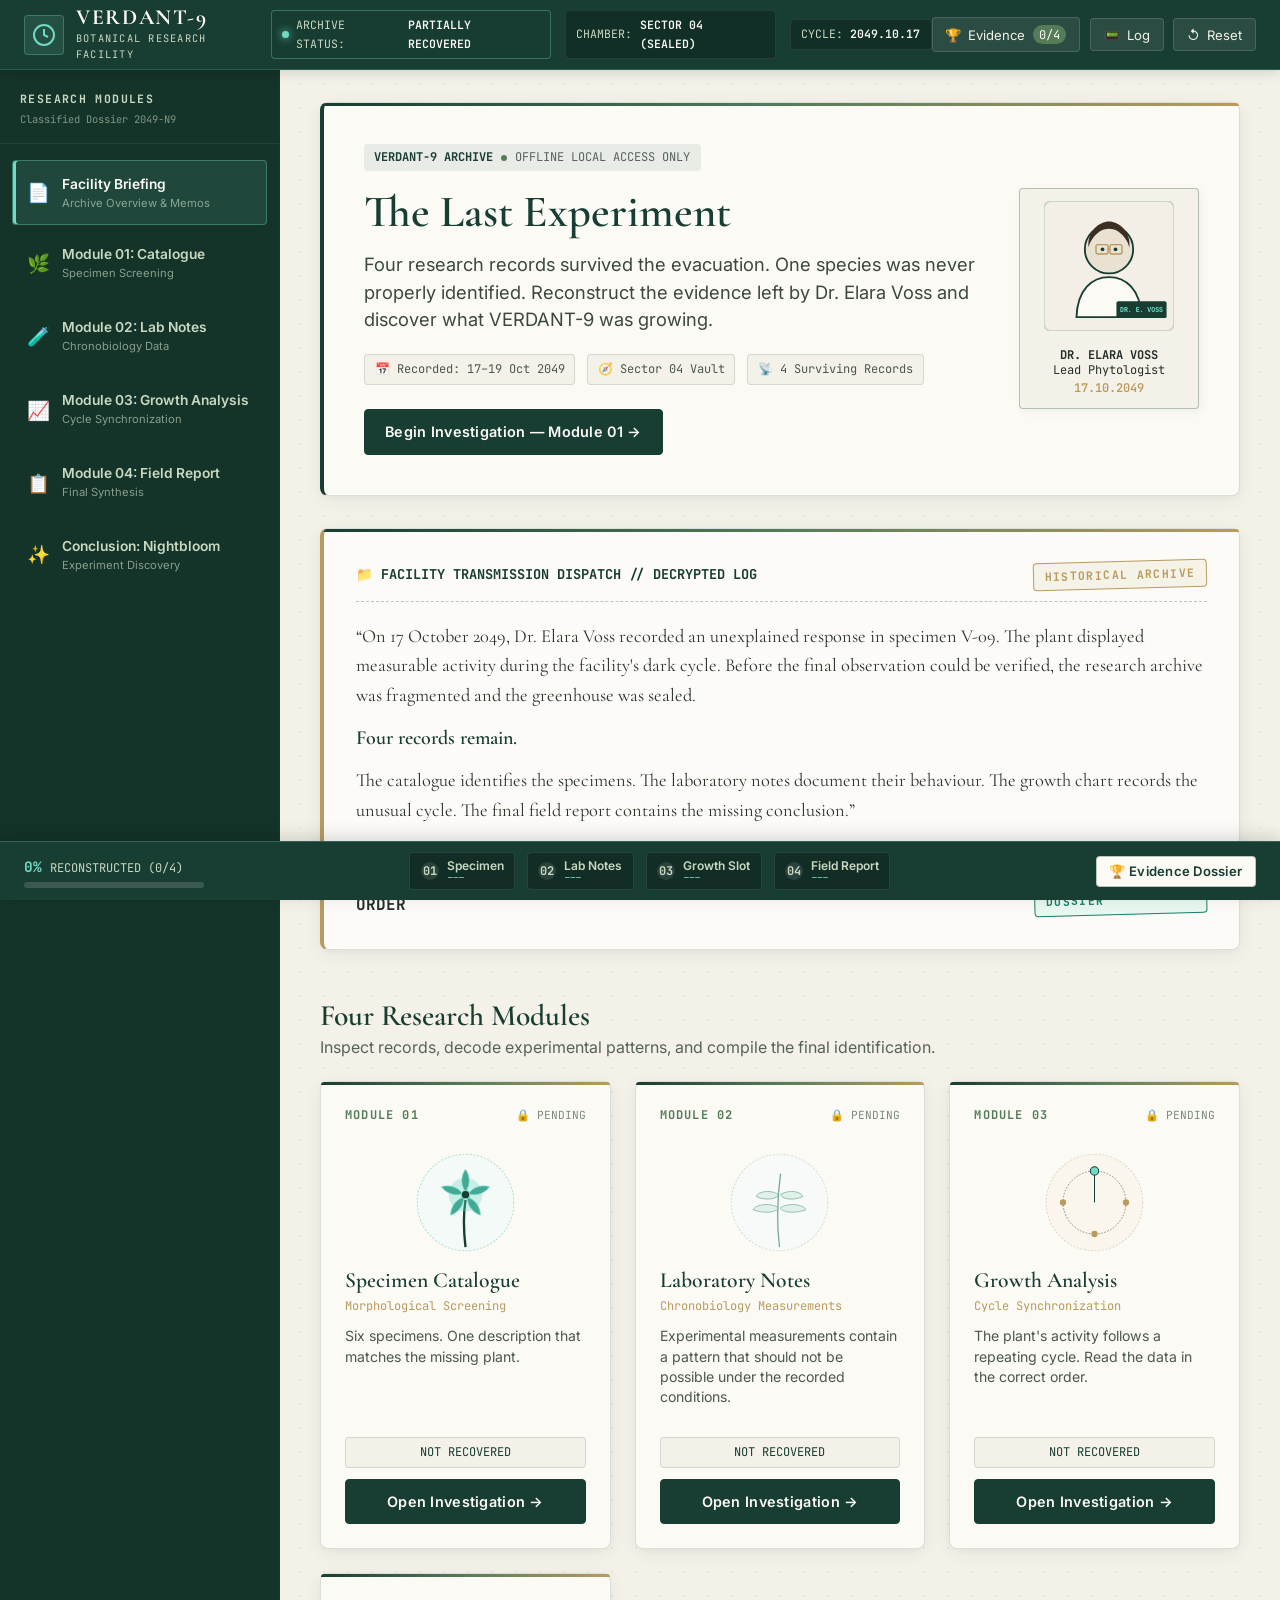
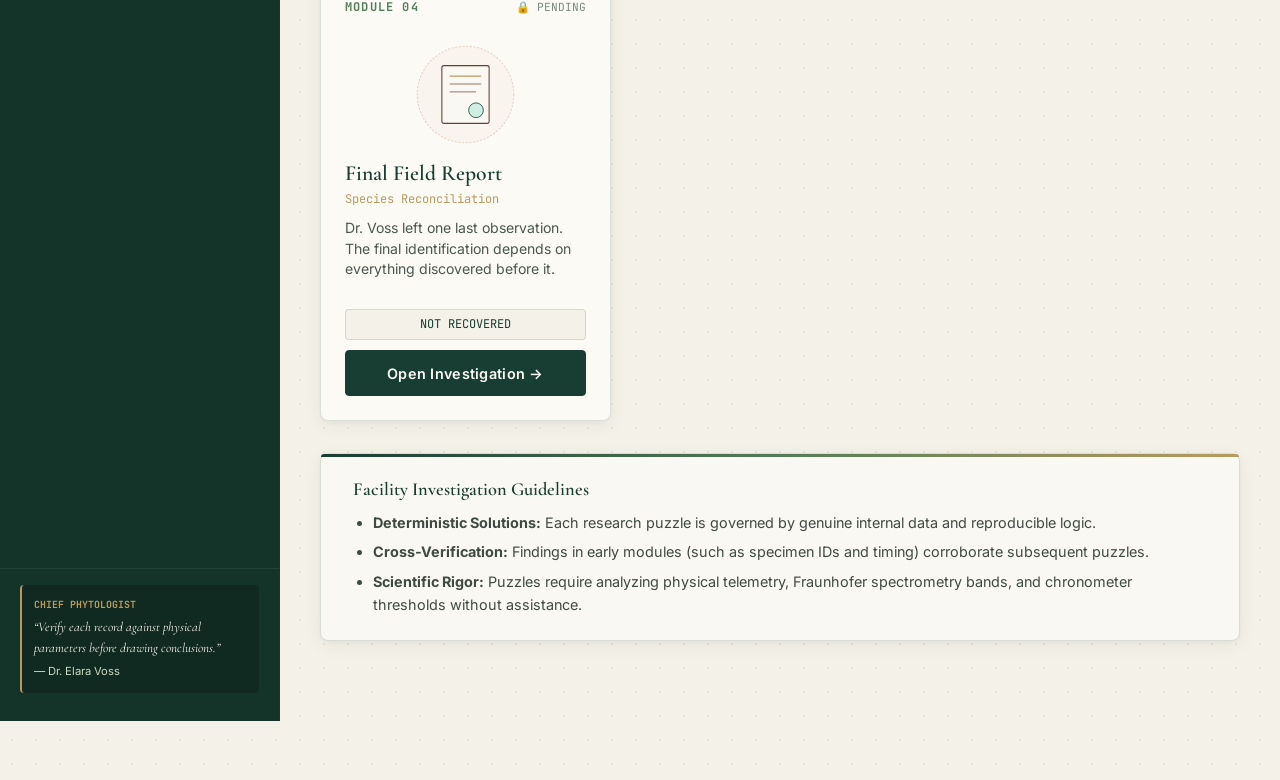
<file: index.html>
<!DOCTYPE html>
<html lang="en">
<head>
  <meta charset="UTF-8" />
  <meta name="viewport" content="width=device-width, initial-scale=1.0" />
  <title>VERDANT-9 — The Last Experiment | Research Archive</title>
  <meta name="description" content="Explore the abandoned botanical research archive of VERDANT-9. Reconstruct Dr. Elara Voss's final experiment on Project NIGHTBLOOM." />
  <link rel="preconnect" href="https://fonts.googleapis.com">
  <link rel="preconnect" href="https://fonts.gstatic.com" crossorigin>
  <link href="https://fonts.googleapis.com/css2?family=Cormorant+Garamond:ital,wght@0,500;0,600;0,700;1,400&family=Inter:wght@300;400;500;600;700&family=JetBrains+Mono:wght@400;500;600;700&family=Playfair+Display:ital,wght@0,600;0,700;1,400&display=swap" rel="stylesheet">
  <link rel="stylesheet" href="style.css" />
</head>
<body>
  <div class="verdant-shell">
    <!-- Facility TopBar -->
    <header class="facility-topbar" role="banner">
      <div class="topbar-left">
        <button id="mobileNavToggle" class="mobile-toggle" aria-label="Toggle navigation">☰</button>
        <a href="index.html" class="facility-brand">
          <div class="brand-icon-box">
            <svg width="24" height="24" viewBox="0 0 24 24" fill="none" stroke="currentColor" stroke-width="2"><path d="M12 2a10 10 0 0 1 10 10c0 5.523-4.477 10-10 10S2 17.523 2 12A10 10 0 0 1 12 2z"/><path d="M12 6v6l4 2"/></svg>
          </div>
          <div class="brand-text">
            <div class="brand-title">VERDANT-9</div>
            <div class="brand-sub">BOTANICAL RESEARCH FACILITY</div>
          </div>
        </a>
      </div>

      <div class="topbar-center">
        <div class="status-pill status-archive">
          <span class="status-dot pulsing"></span>
          <span class="status-label">ARCHIVE STATUS:</span>
          <span id="archiveStatusVal" class="status-val">PARTIALLY RECOVERED</span>
        </div>
        <div class="status-pill hidden-mobile">
          <span class="status-label">CHAMBER:</span>
          <span class="status-val">SECTOR 04 (SEALED)</span>
        </div>
        <div class="status-pill hidden-mobile">
          <span class="status-label">CYCLE:</span>
          <span class="status-val">2049.10.17</span>
        </div>
      </div>

      <div class="topbar-right">
        <button id="topbarEvidenceBtn" class="btn-toolbar" title="View Evidence Dossier">
          🏆 <span class="toolbar-btn-text">Evidence</span>
          <span id="evidenceCounter" class="evidence-counter">0/4</span>
        </button>
        <button id="topbarLogBtn" class="btn-toolbar" title="View Activity Log">
          📟 <span class="toolbar-btn-text">Log</span>
        </button>
        <button id="topbarResetBtn" class="btn-toolbar btn-toolbar-danger" title="Reset Progress">
          ↺ <span class="toolbar-btn-text">Reset</span>
        </button>
      </div>
    </header>

    <div class="facility-body-grid">
      <!-- Left Research Sidebar -->
      <aside id="researchSidebar" class="research-sidebar" aria-label="Research Modules">
        <div class="sidebar-header">
          <div class="sidebar-section-title">RESEARCH MODULES</div>
          <div class="sidebar-subtext">Classified Dossier 2049-N9</div>
        </div>

        <nav class="sidebar-nav">
          <a href="index.html" class="sidebar-link active">
            <div class="link-icon-col">📄</div>
            <div class="link-text-col">
              <div class="link-title">Facility Briefing</div>
              <div class="link-subtitle">Archive Overview & Memos</div>
            </div>
          </a>

          <a href="specimens.html" class="sidebar-link">
            <div class="link-icon-col">🌿</div>
            <div class="link-text-col">
              <div class="link-title">Module 01: Catalogue</div>
              <div class="link-subtitle">Specimen Screening</div>
              <div id="sidePill1" class="link-evidence-pill font-mono"></div>
            </div>
          </a>

          <a href="lab-notes.html" class="sidebar-link">
            <div class="link-icon-col">🧪</div>
            <div class="link-text-col">
              <div class="link-title">Module 02: Lab Notes</div>
              <div class="link-subtitle">Chronobiology Data</div>
              <div id="sidePill2" class="link-evidence-pill font-mono"></div>
            </div>
          </a>

          <a href="growth-chart.html" class="sidebar-link">
            <div class="link-icon-col">📈</div>
            <div class="link-text-col">
              <div class="link-title">Module 03: Growth Analysis</div>
              <div class="link-subtitle">Cycle Synchronization</div>
              <div id="sidePill3" class="link-evidence-pill font-mono"></div>
            </div>
          </a>

          <a href="field-report.html" class="sidebar-link">
            <div class="link-icon-col">📋</div>
            <div class="link-text-col">
              <div class="link-title">Module 04: Field Report</div>
              <div class="link-subtitle">Final Synthesis</div>
              <div id="sidePill4" class="link-evidence-pill font-mono"></div>
            </div>
          </a>

          <a href="completion.html" class="sidebar-link">
            <div class="link-icon-col">✨</div>
            <div class="link-text-col">
              <div class="link-title">Conclusion: Nightbloom</div>
              <div class="link-subtitle">Experiment Discovery</div>
            </div>
          </a>
        </nav>

        <div class="sidebar-footer">
          <div class="footer-memo">
            <div class="memo-tag">CHIEF PHYTOLOGIST</div>
            <div class="memo-quote">“Verify each record against physical parameters before drawing conclusions.”</div>
            <div class="memo-sign">— Dr. Elara Voss</div>
          </div>
        </div>
      </aside>

      <!-- Central Document Area -->
      <main class="facility-main-content">
        <div class="homepage-container">
          <!-- Hero Section -->
          <section class="briefing-hero paper-sheet">
            <div class="briefing-hero-grid">
              <div class="briefing-text-col">
                <div class="facility-archive-badge">
                  <span class="badge-tag">VERDANT-9 ARCHIVE</span>
                  <span class="badge-status-dot"></span>
                  <span class="badge-status-text">OFFLINE LOCAL ACCESS ONLY</span>
                </div>

                <h1 class="hero-title">The Last Experiment</h1>
                <p class="hero-subtitle">
                  Four research records survived the evacuation. One species was never properly identified. Reconstruct the evidence left by Dr. Elara Voss and discover what VERDANT-9 was growing.
                </p>

                <div class="facility-meta-chips">
                  <div class="meta-chip">📅 Recorded: 17–19 Oct 2049</div>
                  <div class="meta-chip">🧭 Sector 04 Vault</div>
                  <div class="meta-chip">📡 4 Surviving Records</div>
                </div>

                <div class="hero-actions">
                  <a href="specimens.html" class="btn btn-primary">Begin Investigation — Module 01 →</a>
                </div>
              </div>

              <!-- Dr. Voss Portrait Sketch -->
              <div class="briefing-portrait-col">
                <div class="portrait-frame">
                  <svg width="130" height="130" viewBox="0 0 140 140" fill="none">
                    <rect width="140" height="140" rx="8" fill="#F3EFE6" stroke="#C9D8C1" stroke-width="2"/>
                    <circle cx="70" cy="52" r="26" fill="#E9E2D2" stroke="#183D32" stroke-width="2"/>
                    <path d="M48 50 C46 32 60 22 70 22 C80 22 94 32 92 50 C90 42 82 30 70 30 C58 30 50 42 48 50Z" fill="#3D2E24"/>
                    <circle cx="63" cy="52" r="2" fill="#183D32"/>
                    <circle cx="77" cy="52" r="2" fill="#183D32"/>
                    <rect x="56" y="47" width="13" height="10" rx="2" fill="none" stroke="#B99B60" stroke-width="1.5"/>
                    <rect x="71" y="47" width="13" height="10" rx="2" fill="none" stroke="#B99B60" stroke-width="1.5"/>
                    <line x1="69" y1="52" x2="71" y2="52" stroke="#B99B60" stroke-width="1.5"/>
                    <path d="M35 125 C36 95 52 82 70 82 C88 82 104 95 105 125 Z" fill="#FBFAF5" stroke="#183D32" stroke-width="2"/>
                    <rect x="78" y="108" width="54" height="18" rx="2" fill="#183D32"/>
                    <text x="105" y="120" text-anchor="middle" fill="#72D9C5" font-size="7" font-family="monospace" font-weight="bold">DR. E. VOSS</text>
                  </svg>
                  <div class="portrait-caption font-mono">
                    <strong>DR. ELARA VOSS</strong>
                    <span>Lead Phytologist</span>
                    <span class="portrait-date">17.10.2049</span>
                  </div>
                </div>
              </div>
            </div>
          </section>

          <!-- Introductory Story Memo -->
          <section class="research-memo-section paper-sheet">
            <div class="memo-header-band">
              <div class="memo-title font-mono">
                <span>📁 FACILITY TRANSMISSION DISPATCH // DECRYPTED LOG</span>
              </div>
              <span class="archive-stamp stamp-active">HISTORICAL ARCHIVE</span>
            </div>

            <div class="memo-content">
              <p class="memo-paragraph">
                “On 17 October 2049, Dr. Elara Voss recorded an unexplained response in specimen V-09. The plant displayed measurable activity during the facility's dark cycle. Before the final observation could be verified, the research archive was fragmented and the greenhouse was sealed.
              </p>
              <p class="memo-paragraph highlight-lead">
                Four records remain.
              </p>
              <p class="memo-paragraph">
                The catalogue identifies the specimens. The laboratory notes document their behaviour. The growth chart records the unusual cycle. The final field report contains the missing conclusion.”
              </p>
            </div>

            <div class="memo-signature-bar">
              <div class="signature-col font-mono">
                <span class="text-muted">RECONSTRUCTION PROTOCOL:</span>
                <strong>INVESTIGATE FOUR SURVIVING RECORDS IN ORDER</strong>
              </div>
              <span class="archive-stamp stamp-recovered font-mono">AUTHORIZED DOSSIER</span>
            </div>
          </section>

          <!-- Four Research Cards -->
          <section class="modules-grid-section">
            <div class="section-header-row">
              <h2 class="section-title">Four Research Modules</h2>
              <p class="section-sub">Inspect records, decode experimental patterns, and compile the final identification.</p>
            </div>

            <div class="cards-quad-grid">
              <!-- Card 1 -->
              <article class="research-card paper-sheet" id="cardM1">
                <div class="card-top">
                  <div class="card-module-id font-mono">MODULE 01</div>
                  <span id="stampCard1" class="card-status-stamp stamp-pending font-mono">🔒 PENDING</span>
                </div>
                <div class="card-illustration-box">
                  <svg width="105" height="105" viewBox="0 0 200 200" fill="none">
                    <circle cx="100" cy="100" r="92" fill="#F4FAF8" stroke="#B8E0D7" stroke-width="2" stroke-dasharray="4 3"/>
                    <path d="M100 185 Q94 135 100 95" stroke="#183D32" stroke-width="4.5"/>
                    <g transform="translate(100, 85)">
                      <circle cx="0" cy="0" r="32" fill="rgba(114, 217, 197, 0.35)"/>
                      <path d="M0 -6 C-12 -22 -6 -40 0 -48 C6 -40 12 -22 0 -6Z" fill="#44A895" stroke="#72D9C5" stroke-width="1.5"/>
                      <path d="M0 -6 C-12 -22 -6 -40 0 -48 C6 -40 12 -22 0 -6Z" fill="#44A895" stroke="#72D9C5" stroke-width="1.5" transform="rotate(72)"/>
                      <path d="M0 -6 C-12 -22 -6 -40 0 -48 C6 -40 12 -22 0 -6Z" fill="#44A895" stroke="#72D9C5" stroke-width="1.5" transform="rotate(144)"/>
                      <path d="M0 -6 C-12 -22 -6 -40 0 -48 C6 -40 12 -22 0 -6Z" fill="#44A895" stroke="#72D9C5" stroke-width="1.5" transform="rotate(216)"/>
                      <path d="M0 -6 C-12 -22 -6 -40 0 -48 C6 -40 12 -22 0 -6Z" fill="#44A895" stroke="#72D9C5" stroke-width="1.5" transform="rotate(288)"/>
                      <circle cx="0" cy="0" r="8" fill="#183D32" stroke="#72D9C5" stroke-width="2"/>
                    </g>
                  </svg>
                </div>
                <div class="card-body">
                  <h3 class="card-title font-serif">Specimen Catalogue</h3>
                  <div class="card-tagline font-mono">Morphological Screening</div>
                  <p class="card-desc">Six specimens. One description that matches the missing plant.</p>
                </div>
                <div class="card-footer">
                  <div id="cardPill1" class="card-evidence-pill font-mono">NOT RECOVERED</div>
                  <a href="specimens.html" class="btn btn-primary btn-block">Open Investigation →</a>
                </div>
              </article>

              <!-- Card 2 -->
              <article class="research-card paper-sheet" id="cardM2">
                <div class="card-top">
                  <div class="card-module-id font-mono">MODULE 02</div>
                  <span id="stampCard2" class="card-status-stamp stamp-pending font-mono">🔒 PENDING</span>
                </div>
                <div class="card-illustration-box">
                  <svg width="105" height="105" viewBox="0 0 200 200" fill="none">
                    <circle cx="100" cy="100" r="92" fill="#F7FAF8" stroke="#D3E0D8" stroke-width="2" stroke-dasharray="4 3"/>
                    <path d="M100 185 Q92 120 102 45" stroke="#7BA896" stroke-width="2.5"/>
                    <path d="M98 85 C80 73 56 81 56 89 C80 99 98 90 98 85Z" fill="rgba(195, 230, 218, 0.45)" stroke="#68A08C" stroke-width="1.2"/>
                    <path d="M102 85 C120 73 144 81 144 89 C120 99 102 90 102 85Z" fill="rgba(195, 230, 218, 0.45)" stroke="#68A08C" stroke-width="1.2"/>
                    <path d="M98 110 C80 98 50 106 50 114 C80 124 98 115 98 110Z" fill="rgba(195, 230, 218, 0.45)" stroke="#68A08C" stroke-width="1.2"/>
                    <path d="M102 110 C120 98 150 106 150 114 C120 124 102 115 102 110Z" fill="rgba(195, 230, 218, 0.45)" stroke="#68A08C" stroke-width="1.2"/>
                  </svg>
                </div>
                <div class="card-body">
                  <h3 class="card-title font-serif">Laboratory Notes</h3>
                  <div class="card-tagline font-mono">Chronobiology Measurements</div>
                  <p class="card-desc">Experimental measurements contain a pattern that should not be possible under the recorded conditions.</p>
                </div>
                <div class="card-footer">
                  <div id="cardPill2" class="card-evidence-pill font-mono">NOT RECOVERED</div>
                  <a href="lab-notes.html" class="btn btn-primary btn-block">Open Investigation →</a>
                </div>
              </article>

              <!-- Card 3 -->
              <article class="research-card paper-sheet" id="cardM3">
                <div class="card-top">
                  <div class="card-module-id font-mono">MODULE 03</div>
                  <span id="stampCard3" class="card-status-stamp stamp-pending font-mono">🔒 PENDING</span>
                </div>
                <div class="card-illustration-box">
                  <svg width="105" height="105" viewBox="0 0 200 200" fill="none">
                    <circle cx="100" cy="100" r="92" fill="#FAF6EE" stroke="#E3DAC7" stroke-width="2" stroke-dasharray="4 3"/>
                    <circle cx="100" cy="100" r="60" fill="none" stroke="#547C59" stroke-width="1.5" stroke-dasharray="3 3"/>
                    <circle cx="100" cy="40" r="8" fill="#72D9C5" stroke="#183D32" stroke-width="2"/>
                    <circle cx="160" cy="100" r="6" fill="#B99B60"/>
                    <circle cx="100" cy="160" r="6" fill="#B99B60"/>
                    <circle cx="40" cy="100" r="6" fill="#B99B60"/>
                    <path d="M100 100 L100 48" stroke="#183D32" stroke-width="2"/>
                  </svg>
                </div>
                <div class="card-body">
                  <h3 class="card-title font-serif">Growth Analysis</h3>
                  <div class="card-tagline font-mono">Cycle Synchronization</div>
                  <p class="card-desc">The plant's activity follows a repeating cycle. Read the data in the correct order.</p>
                </div>
                <div class="card-footer">
                  <div id="cardPill3" class="card-evidence-pill font-mono">NOT RECOVERED</div>
                  <a href="growth-chart.html" class="btn btn-primary btn-block">Open Investigation →</a>
                </div>
              </article>

              <!-- Card 4 -->
              <article class="research-card paper-sheet" id="cardM4">
                <div class="card-top">
                  <div class="card-module-id font-mono">MODULE 04</div>
                  <span id="stampCard4" class="card-status-stamp stamp-pending font-mono">🔒 PENDING</span>
                </div>
                <div class="card-illustration-box">
                  <svg width="105" height="105" viewBox="0 0 200 200" fill="none">
                    <circle cx="100" cy="100" r="92" fill="#FAF4EE" stroke="#E6D3C3" stroke-width="2" stroke-dasharray="4 3"/>
                    <rect x="55" y="45" width="90" height="110" rx="4" fill="#FAF8F2" stroke="#5E4334" stroke-width="2"/>
                    <line x1="70" y1="65" x2="130" y2="65" stroke="#B99B60" stroke-width="2"/>
                    <line x1="70" y1="80" x2="130" y2="80" stroke="#7A5642" stroke-width="1.5"/>
                    <line x1="70" y1="95" x2="120" y2="95" stroke="#7A5642" stroke-width="1.5"/>
                    <circle cx="120" cy="130" r="14" fill="rgba(114, 217, 197, 0.3)" stroke="#183D32" stroke-width="1.5"/>
                  </svg>
                </div>
                <div class="card-body">
                  <h3 class="card-title font-serif">Final Field Report</h3>
                  <div class="card-tagline font-mono">Species Reconciliation</div>
                  <p class="card-desc">Dr. Voss left one last observation. The final identification depends on everything discovered before it.</p>
                </div>
                <div class="card-footer">
                  <div id="cardPill4" class="card-evidence-pill font-mono">NOT RECOVERED</div>
                  <a href="field-report.html" class="btn btn-primary btn-block">Open Investigation →</a>
                </div>
              </article>
            </div>
          </section>

          <!-- Guidelines -->
          <section class="protocol-note-section paper-sheet">
            <h4 class="font-serif">Facility Investigation Guidelines</h4>
            <ul class="protocol-list">
              <li><strong>Deterministic Solutions:</strong> Each research puzzle is governed by genuine internal data and reproducible logic.</li>
              <li><strong>Cross-Verification:</strong> Findings in early modules (such as specimen IDs and timing) corroborate subsequent puzzles.</li>
              <li><strong>Scientific Rigor:</strong> Puzzles require analyzing physical telemetry, Fraunhofer spectrometry bands, and chronometer thresholds without assistance.</li>
            </ul>
          </section>
        </div>
      </main>
    </div>

    <!-- Bottom Progress Bar -->
    <footer class="facility-progress-bar" role="contentinfo">
      <div class="progress-container">
        <div class="progress-summary-col">
          <div class="progress-label">
            <span id="progressPercent" class="progress-percent">0%</span>
            <span id="progressDesc" class="progress-desc">RECONSTRUCTED (0/4)</span>
          </div>
          <div class="progress-track">
            <div id="progressFill" class="progress-fill" style="width: 0%;"></div>
          </div>
        </div>

        <div class="progress-steps-col">
          <a href="specimens.html" id="stepBadge1" class="step-badge-btn" title="Module 01">
            <div class="step-num">01</div>
            <div class="step-meta">
              <span class="step-title">Specimen</span>
              <span id="stepToken1" class="step-token font-mono">---</span>
            </div>
          </a>

          <a href="lab-notes.html" id="stepBadge2" class="step-badge-btn" title="Module 02">
            <div class="step-num">02</div>
            <div class="step-meta">
              <span class="step-title">Lab Notes</span>
              <span id="stepToken2" class="step-token font-mono">---</span>
            </div>
          </a>

          <a href="growth-chart.html" id="stepBadge3" class="step-badge-btn" title="Module 03">
            <div class="step-num">03</div>
            <div class="step-meta">
              <span class="step-title">Growth Slot</span>
              <span id="stepToken3" class="step-token font-mono">---</span>
            </div>
          </a>

          <a href="field-report.html" id="stepBadge4" class="step-badge-btn" title="Module 04">
            <div class="step-num">04</div>
            <div class="step-meta">
              <span class="step-title">Field Report</span>
              <span id="stepToken4" class="step-token font-mono">---</span>
            </div>
          </a>
        </div>

        <div class="progress-action-col">
          <button id="bottomEvidenceBtn" class="btn btn-secondary btn-sm">🏆 Evidence Dossier</button>
        </div>
      </div>
    </footer>
  </div>

  <!-- Evidence Modal -->
  <div id="evidenceModal" class="modal-backdrop" role="dialog" aria-modal="true">
    <div class="modal-container evidence-modal">
      <div class="modal-header">
        <div class="modal-title-group">
          <h3 class="font-serif">RESEARCH DOSSIER & EVIDENCE</h3>
          <p class="modal-subtitle">Recovered Experimental Fragments</p>
        </div>
        <button class="btn-icon modal-close-trigger" aria-label="Close">✕</button>
      </div>
      <div class="modal-body">
        <div class="evidence-list">
          <div id="evItem1" class="evidence-card evidence-locked">
            <div class="evidence-header-row">
              <span class="evidence-source-tag font-mono">PART 01 — Module 01: Catalogue</span>
              <span id="evItem1Stamp" class="archive-stamp stamp-restricted">🔒 NOT RECOVERED</span>
            </div>
            <div id="evItem1Val" class="evidence-value-box font-mono">NOT RECOVERED</div>
            <div class="evidence-footer-row">
              <span>Identified through light sensitivity and absence of midday solar peak.</span>
            </div>
          </div>

          <div id="evItem2" class="evidence-card evidence-locked">
            <div class="evidence-header-row">
              <span class="evidence-source-tag font-mono">PART 02 — Module 02: Lab Notes</span>
              <span id="evItem2Stamp" class="archive-stamp stamp-restricted">🔒 NOT RECOVERED</span>
            </div>
            <div id="evItem2Val" class="evidence-value-box font-mono">NOT RECOVERED</div>
            <div class="evidence-footer-row">
              <span>Peak relative activity occurs 6 hours post lights-out (02:00 midnight).</span>
            </div>
          </div>

          <div id="evItem3" class="evidence-card evidence-locked">
            <div class="evidence-header-row">
              <span class="evidence-source-tag font-mono">PART 03 — Module 03: Growth Analysis</span>
              <span id="evItem3Stamp" class="archive-stamp stamp-restricted">🔒 NOT RECOVERED</span>
            </div>
            <div id="evItem3Val" class="evidence-value-box font-mono">NOT RECOVERED</div>
            <div class="evidence-footer-row">
              <span>Arithmetic series coordinate where the anomalous signal first sustained.</span>
            </div>
          </div>

          <div id="evItem4" class="evidence-card evidence-locked">
            <div class="evidence-header-row">
              <span class="evidence-source-tag font-mono">PART 04 — Module 04: Field Report</span>
              <span id="evItem4Stamp" class="archive-stamp stamp-restricted">🔒 NOT RECOVERED</span>
            </div>
            <div id="evItem4Val" class="evidence-value-box font-mono">NOT RECOVERED</div>
            <div class="evidence-footer-row">
              <span>The informal designation given by Dr. Voss for the dark-reactive flora.</span>
            </div>
          </div>
        </div>

        <div id="evidenceCompleteBanner" class="evidence-complete-banner" style="display: none;">
          <div>
            <strong>ALL 4 RESEARCH PIECES ASSEMBLED</strong>
            <p>The complete biological puzzle for Project NIGHTBLOOM has been synthesized.</p>
          </div>
          <a href="completion.html" class="btn btn-primary btn-sm">View Final Conclusion →</a>
        </div>
      </div>
      <div class="modal-footer">
        <button class="btn btn-secondary modal-close-trigger">Close Dossier</button>
      </div>
    </div>
  </div>

  <!-- Activity Log Modal -->
  <div id="logModal" class="modal-backdrop" role="dialog" aria-modal="true">
    <div class="modal-container log-modal">
      <div class="modal-header">
        <div class="modal-title-group">
          <h3 class="font-serif">FACILITY ACTIVITY LOG</h3>
          <p class="modal-subtitle">VERDANT-9 Sensor & Audit Buffer</p>
        </div>
        <button class="btn-icon modal-close-trigger" aria-label="Close">✕</button>
      </div>
      <div class="modal-body log-modal-body font-mono">
        <div id="logEntriesList" class="log-entries-list"></div>
      </div>
      <div class="modal-footer">
        <span id="logBufferSize" class="font-mono text-muted">0 events</span>
        <button class="btn btn-secondary modal-close-trigger">Close Log</button>
      </div>
    </div>
  </div>

  <!-- Reset Confirmation Modal -->
  <div id="resetModal" class="modal-backdrop" role="dialog" aria-modal="true">
    <div class="modal-container">
      <div class="modal-header">
        <h3 class="font-serif text-warning">Reset Research Archive?</h3>
        <button class="btn-icon modal-close-trigger" aria-label="Close">✕</button>
      </div>
      <div class="modal-body">
        <p>Are you sure you want to clear your current progress and reset all four research modules back to unrecovered state?</p>
        <div class="modal-callout-warning">
          This will purge all local evidence keys (Specimen ID, Activity Pattern, Growth Slot, and Species Identification).
        </div>
      </div>
      <div class="modal-footer">
        <button class="btn btn-secondary modal-close-trigger">Cancel</button>
        <button id="confirmResetBtn" class="btn btn-danger">Confirm Reset</button>
      </div>
    </div>
  </div>

  <script src="script.js"></script>
  <script>
    // Update homepage card stamps
    document.addEventListener('DOMContentLoaded', () => {
      const state = Verdant.getState();
      const cards = [
        { id: 'stampCard1', pill: 'cardPill1', card: 'cardM1', done: state.completed.m1, token: state.evidence.specimenId ? `SPECIMEN ID: ${state.evidence.specimenId}` : 'NOT RECOVERED' },
        { id: 'stampCard2', pill: 'cardPill2', card: 'cardM2', done: state.completed.m2, token: state.evidence.activityPattern ? `PATTERN: ${state.evidence.activityPattern}` : 'NOT RECOVERED' },
        { id: 'stampCard3', pill: 'cardPill3', card: 'cardM3', done: state.completed.m3, token: state.evidence.observationSlot ? `SLOT: ${state.evidence.observationSlot}` : 'NOT RECOVERED' },
        { id: 'stampCard4', pill: 'cardPill4', card: 'cardM4', done: state.completed.m4, token: state.evidence.species ? `SPECIES: ${state.evidence.species}` : 'NOT RECOVERED' }
      ];

      cards.forEach(c => {
        const stamp = document.getElementById(c.id);
        const pill = document.getElementById(c.pill);
        const cardEl = document.getElementById(c.card);
        if (stamp && c.done) {
          stamp.className = 'card-status-stamp stamp-recovered font-mono';
          stamp.textContent = '✓ RECOVERED';
        }
        if (pill) pill.textContent = c.token;
        if (cardEl && c.done) cardEl.classList.add('card-completed');
      });
    });
  </script>
</body>
</html>
</file>
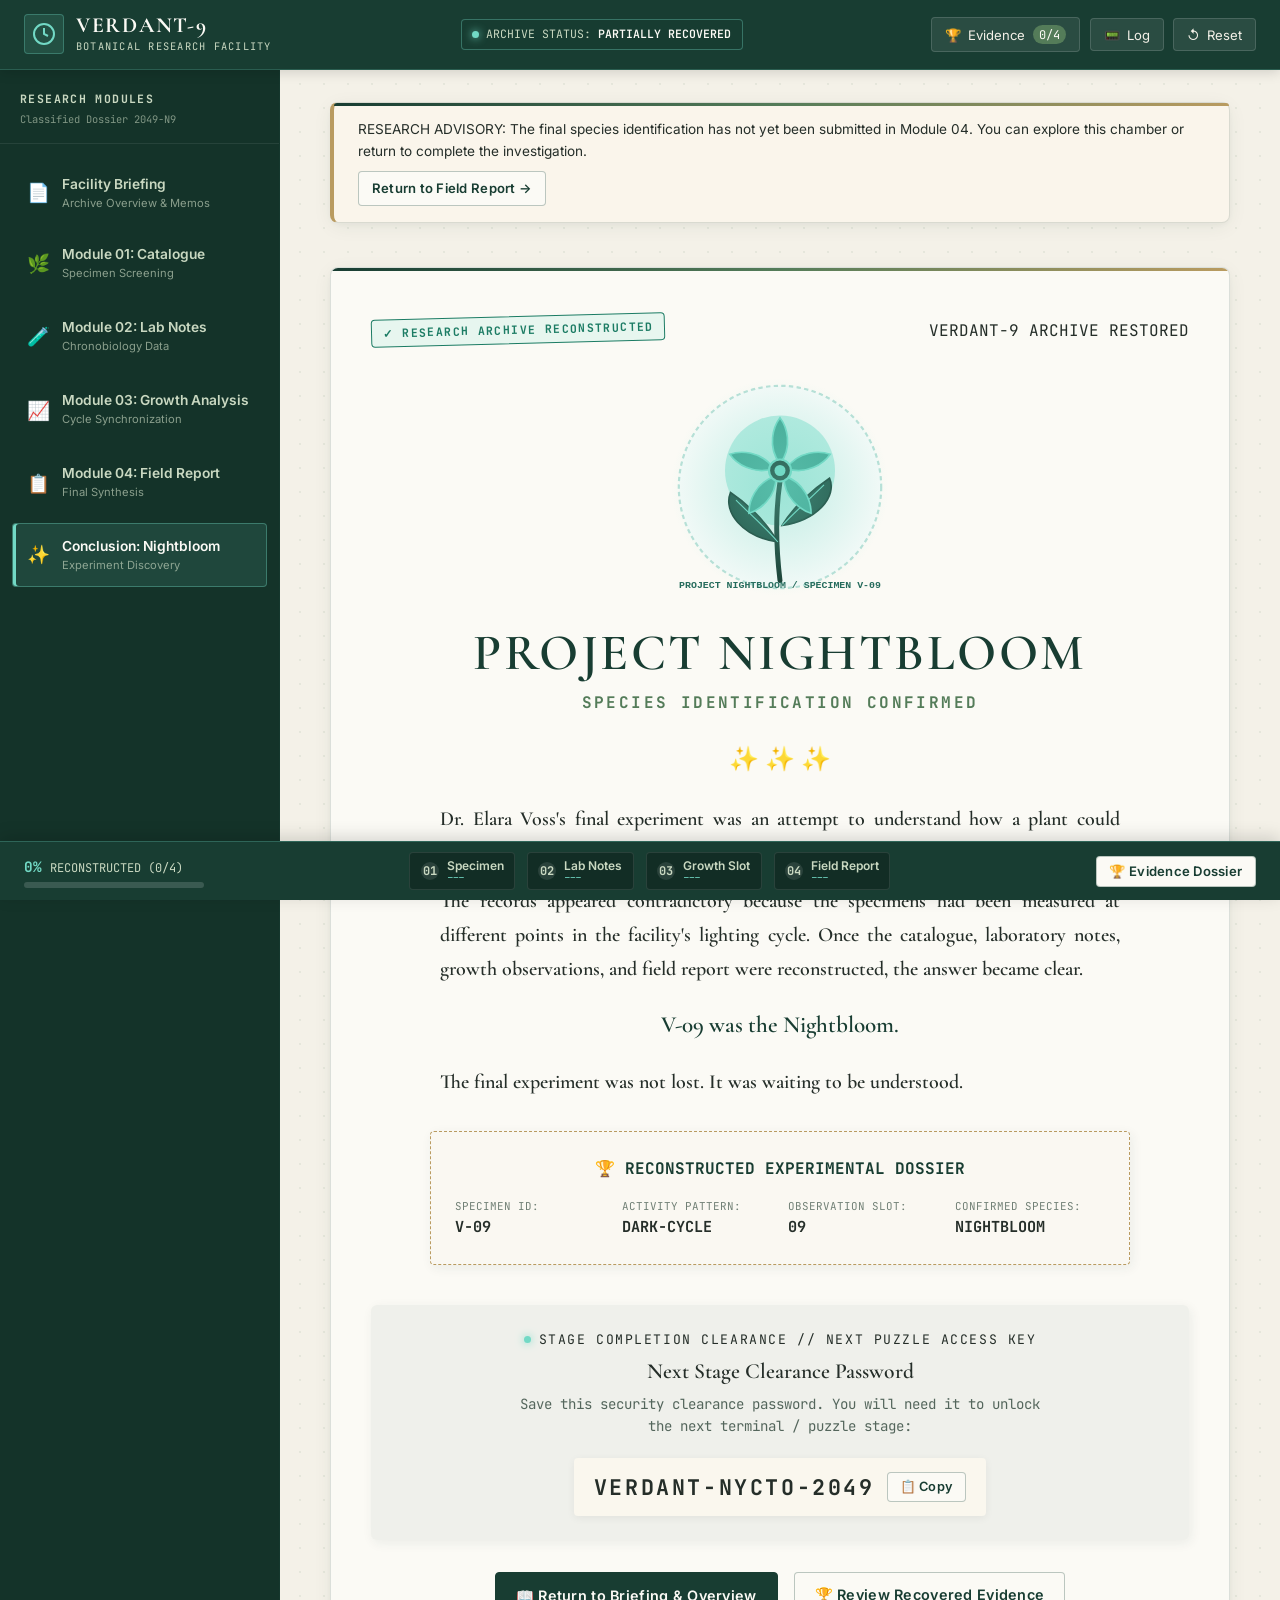
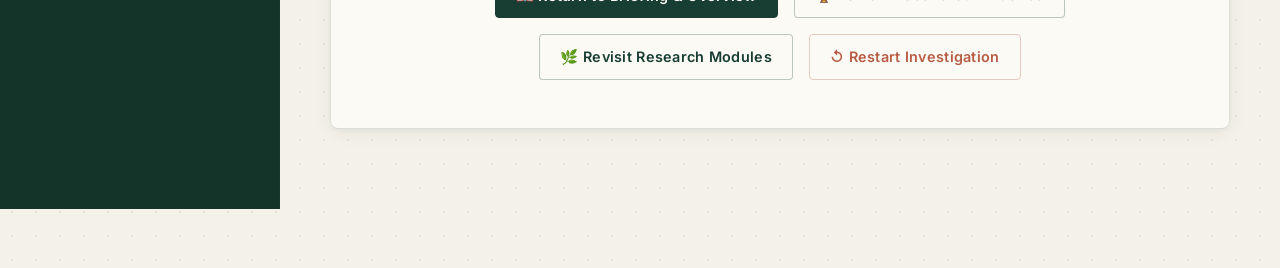
<file: completion.html>
<!DOCTYPE html>
<html lang="en">
<head>
  <meta charset="UTF-8" />
  <meta name="viewport" content="width=device-width, initial-scale=1.0" />
  <title>Completion: Project NIGHTBLOOM — VERDANT-9</title>
  <link rel="preconnect" href="https://fonts.googleapis.com">
  <link rel="preconnect" href="https://fonts.gstatic.com" crossorigin>
  <link href="https://fonts.googleapis.com/css2?family=Cormorant+Garamond:ital,wght@0,500;0,600;0,700;1,400&family=Inter:wght@300;400;500;600;700&family=JetBrains+Mono:wght@400;500;600;700&family=Playfair+Display:ital,wght@0,600;0,700;1,400&display=swap" rel="stylesheet">
  <link rel="stylesheet" href="style.css" />
</head>
<body>
  <div class="verdant-shell">
    <!-- TopBar -->
    <header class="facility-topbar" role="banner">
      <div class="topbar-left">
        <button id="mobileNavToggle" class="mobile-toggle" aria-label="Toggle navigation">☰</button>
        <a href="index.html" class="facility-brand">
          <div class="brand-icon-box">
            <svg width="24" height="24" viewBox="0 0 24 24" fill="none" stroke="currentColor" stroke-width="2"><path d="M12 2a10 10 0 0 1 10 10c0 5.523-4.477 10-10 10S2 17.523 2 12A10 10 0 0 1 12 2z"/><path d="M12 6v6l4 2"/></svg>
          </div>
          <div class="brand-text">
            <div class="brand-title">VERDANT-9</div>
            <div class="brand-sub">BOTANICAL RESEARCH FACILITY</div>
          </div>
        </a>
      </div>

      <div class="topbar-center">
        <div class="status-pill status-archive">
          <span class="status-dot pulsing"></span>
          <span class="status-label">ARCHIVE STATUS:</span>
          <span id="archiveStatusVal" class="status-val">FULLY RECONSTRUCTED</span>
        </div>
      </div>

      <div class="topbar-right">
        <button id="topbarEvidenceBtn" class="btn-toolbar" title="View Evidence Dossier">
          🏆 <span class="toolbar-btn-text">Evidence</span>
          <span id="evidenceCounter" class="evidence-counter">4/4</span>
        </button>
        <button id="topbarLogBtn" class="btn-toolbar" title="View Activity Log">
          📟 <span class="toolbar-btn-text">Log</span>
        </button>
        <button id="topbarResetBtn" class="btn-toolbar btn-toolbar-danger" title="Reset Progress">
          ↺ <span class="toolbar-btn-text">Reset</span>
        </button>
      </div>
    </header>

    <div class="facility-body-grid">
      <!-- Sidebar -->
      <aside id="researchSidebar" class="research-sidebar" aria-label="Research Modules">
        <div class="sidebar-header">
          <div class="sidebar-section-title">RESEARCH MODULES</div>
          <div class="sidebar-subtext">Classified Dossier 2049-N9</div>
        </div>

        <nav class="sidebar-nav">
          <a href="index.html" class="sidebar-link">
            <div class="link-icon-col">📄</div>
            <div class="link-text-col">
              <div class="link-title">Facility Briefing</div>
              <div class="link-subtitle">Archive Overview & Memos</div>
            </div>
          </a>

          <a href="specimens.html" class="sidebar-link">
            <div class="link-icon-col">🌿</div>
            <div class="link-text-col">
              <div class="link-title">Module 01: Catalogue</div>
              <div class="link-subtitle">Specimen Screening</div>
              <div id="sidePill1" class="link-evidence-pill font-mono"></div>
            </div>
          </a>

          <a href="lab-notes.html" class="sidebar-link">
            <div class="link-icon-col">🧪</div>
            <div class="link-text-col">
              <div class="link-title">Module 02: Lab Notes</div>
              <div class="link-subtitle">Chronobiology Data</div>
              <div id="sidePill2" class="link-evidence-pill font-mono"></div>
            </div>
          </a>

          <a href="growth-chart.html" class="sidebar-link">
            <div class="link-icon-col">📈</div>
            <div class="link-text-col">
              <div class="link-title">Module 03: Growth Analysis</div>
              <div class="link-subtitle">Cycle Synchronization</div>
              <div id="sidePill3" class="link-evidence-pill font-mono"></div>
            </div>
          </a>

          <a href="field-report.html" class="sidebar-link">
            <div class="link-icon-col">📋</div>
            <div class="link-text-col">
              <div class="link-title">Module 04: Field Report</div>
              <div class="link-subtitle">Final Synthesis</div>
              <div id="sidePill4" class="link-evidence-pill font-mono"></div>
            </div>
          </a>

          <a href="completion.html" class="sidebar-link active">
            <div class="link-icon-col">✨</div>
            <div class="link-text-col">
              <div class="link-title">Conclusion: Nightbloom</div>
              <div class="link-subtitle">Experiment Discovery</div>
            </div>
          </a>
        </nav>
      </aside>

      <!-- Main Page Content -->
      <main class="facility-main-content">
        <div class="completion-page-container">
          <!-- Advisory if entered early -->
          <div id="earlyAdvisory" style="display: none; padding: 1rem 1.5rem; background-color: #FAF5EB; border-left: 4px solid var(--muted-gold); margin-bottom: 1rem; font-size: 0.85rem;" class="paper-sheet">
            RESEARCH ADVISORY: The final species identification has not yet been submitted in Module 04. You can explore this chamber or return to complete the investigation.
            <div style="margin-top: 0.5rem;"><a href="field-report.html" class="btn btn-secondary btn-sm">Return to Field Report →</a></div>
          </div>

          <!-- Hero Completion Section -->
          <section class="completion-hero paper-sheet">
            <div class="completion-status-header">
              <span class="archive-stamp stamp-recovered font-mono">
                ✓ RESEARCH ARCHIVE RECONSTRUCTED
              </span>
              <span class="facility-tag font-mono">VERDANT-9 ARCHIVE RESTORED</span>
            </div>

            <!-- Glowing Nightbloom Botanical Illustration -->
            <div class="completion-visual-showcase">
              <div class="showcase-glow-ring"></div>
              <svg width="220" height="220" viewBox="0 0 200 200" fill="none" class="bioluminescent-glow" role="img" aria-label="Bioluminescent Nightbloom plant">
                <circle cx="100" cy="100" r="92" fill="#F4FAF8" stroke="#B8E0D7" stroke-width="2" stroke-dasharray="4 3"/>
                <circle cx="100" cy="85" r="50" fill="rgba(114, 217, 197, 0.45)"/>
                <path d="M100 185 Q94 135 100 95" stroke="#183D32" stroke-width="4.5" stroke-linecap="round"/>
                <!-- Broad foliage with cyan venation -->
                <path d="M98 150 C65 145 48 122 55 105 C70 115 88 132 98 150Z" fill="#205043" stroke="#183D32" stroke-width="1.5"/>
                <path d="M60 112 C72 124 88 138 98 150" stroke="#72D9C5" stroke-width="1"/>
                <path d="M102 135 C135 130 152 108 145 92 C130 102 112 118 102 135Z" fill="#205043" stroke="#183D32" stroke-width="1.5"/>
                <path d="M140 98 C128 110 112 124 102 135" stroke="#72D9C5" stroke-width="1"/>
                <!-- Nocturnal petals -->
                <g transform="translate(100, 85)">
                  <path d="M0 -6 C-12 -22 -6 -40 0 -48 C6 -40 12 -22 0 -6Z" fill="#44A895" stroke="#72D9C5" stroke-width="1.5"/>
                  <path d="M0 -6 C-12 -22 -6 -40 0 -48 C6 -40 12 -22 0 -6Z" fill="#44A895" stroke="#72D9C5" stroke-width="1.5" transform="rotate(72)"/>
                  <path d="M0 -6 C-12 -22 -6 -40 0 -48 C6 -40 12 -22 0 -6Z" fill="#44A895" stroke="#72D9C5" stroke-width="1.5" transform="rotate(144)"/>
                  <path d="M0 -6 C-12 -22 -6 -40 0 -48 C6 -40 12 -22 0 -6Z" fill="#44A895" stroke="#72D9C5" stroke-width="1.5" transform="rotate(216)"/>
                  <path d="M0 -6 C-12 -22 -6 -40 0 -48 C6 -40 12 -22 0 -6Z" fill="#44A895" stroke="#72D9C5" stroke-width="1.5" transform="rotate(288)"/>
                  <circle cx="0" cy="0" r="10" fill="#183D32" stroke="#72D9C5" stroke-width="2"/>
                  <circle cx="0" cy="0" r="5" fill="#72D9C5"/>
                </g>
                <text x="100" y="192" text-anchor="middle" fill="#256B5C" font-weight="bold" font-size="9" font-family="monospace">
                  PROJECT NIGHTBLOOM / SPECIMEN V-09
                </text>
              </svg>
            </div>

            <!-- Required Canonical Titles -->
            <div class="completion-titles">
              <h1 class="completion-main-title font-serif">PROJECT NIGHTBLOOM</h1>
              <div class="completion-subtitle font-mono">SPECIES IDENTIFICATION CONFIRMED</div>
            </div>

            <div style="margin: 1.5rem 0; font-size: 1.5rem; color: var(--bioluminescent-cyan);">✨ ✨ ✨</div>

            <!-- Canonical Narrative Text -->
            <div class="completion-narrative-body font-serif">
              <p>
                Dr. Elara Voss's final experiment was an attempt to understand how a plant could synchronise its biological activity with its environment.
              </p>
              <p>
                The records appeared contradictory because the specimens had been measured at different points in the facility's lighting cycle. Once the catalogue, laboratory notes, growth observations, and field report were reconstructed, the answer became clear.
              </p>
              <p class="narrative-highlight">
                V-09 was the Nightbloom.
              </p>
              <p>
                The final experiment was not lost. It was waiting to be understood.
              </p>
            </div>

            <!-- Reconstructed Experimental Dossier -->
            <div class="recovered-summary-box paper-sheet-torn font-mono">
              <div style="font-weight: 700; color: var(--deep-forest); margin-bottom: 0.85rem;">
                🏆 RECONSTRUCTED EXPERIMENTAL DOSSIER
              </div>
              <div class="summary-grid">
                <div class="summary-cell">
                  <span class="cell-label">SPECIMEN ID:</span>
                  <strong id="finalDossierId" class="cell-val text-primary">V-09</strong>
                </div>
                <div class="summary-cell">
                  <span class="cell-label">ACTIVITY PATTERN:</span>
                  <strong id="finalDossierPattern" class="cell-val text-primary">DARK-CYCLE</strong>
                </div>
                <div class="summary-cell">
                  <span class="cell-label">OBSERVATION SLOT:</span>
                  <strong id="finalDossierSlot" class="cell-val text-primary">09</strong>
                </div>
                <div class="summary-cell">
                  <span class="cell-label">CONFIRMED SPECIES:</span>
                  <strong id="finalDossierSpecies" class="cell-val text-primary">NIGHTBLOOM</strong>
                </div>
              </div>
            </div>

            <!-- Next Stage Clearance Password Card -->
            <div class="next-stage-card paper-sheet-torn font-mono" style="margin: 2rem 0; padding: 1.5rem; background: rgba(24, 61, 50, 0.05); border: 2px dashed var(--forest-accent); border-radius: 6px; text-align: center;">
              <div style="font-size: 0.82rem; letter-spacing: 0.12em; text-transform: uppercase; color: var(--forest-deep); margin-bottom: 0.5rem; display: flex; align-items: center; justify-content: center; gap: 0.5rem;">
                <span class="status-dot pulsing"></span>
                <span>STAGE COMPLETION CLEARANCE // NEXT PUZZLE ACCESS KEY</span>
              </div>
              <h3 class="font-serif" style="font-size: 1.35rem; color: var(--forest-deep); margin: 0 0 0.5rem 0;">Next Stage Clearance Password</h3>
              <p style="font-size: 0.88rem; color: #54665C; max-width: 520px; margin: 0 auto 1.25rem;">
                Save this security clearance password. You will need it to unlock the next terminal / puzzle stage:
              </p>

              <div id="passwordBoxContainer" style="display: inline-flex; align-items: center; gap: 0.75rem; background: #FAF7EE; padding: 0.75rem 1.25rem; border: 1.5px solid var(--forest-accent); border-radius: 4px; box-shadow: 0 2px 8px rgba(0,0,0,0.06);">
                <span id="nextStagePasscode" style="font-size: 1.35rem; font-weight: 700; letter-spacing: 0.12em; color: var(--forest-deep);">VERDANT-NYCTO-2049</span>
                <button id="copyPasswordBtn" type="button" class="btn btn-secondary btn-sm" style="padding: 0.4rem 0.75rem; font-size: 0.8rem; cursor: pointer;">📋 Copy</button>
              </div>
              <div id="copyNotice" style="display: none; font-size: 0.8rem; color: var(--forest-deep); margin-top: 0.5rem;">✓ Copied to clipboard!</div>
            </div>

            <!-- Action Controls -->
            <div class="completion-actions-bar">
              <a href="index.html" class="btn btn-primary">📖 Return to Briefing & Overview</a>
              <button id="reviewDossierBtn" class="btn btn-secondary">🏆 Review Recovered Evidence</button>
              <a href="specimens.html" class="btn btn-secondary">🌿 Revisit Research Modules</a>
              <button id="completionRestartBtn" class="btn btn-danger">↺ Restart Investigation</button>
            </div>
          </section>
        </div>
      </main>
    </div>

    <!-- Bottom Progress Bar -->
    <footer class="facility-progress-bar" role="contentinfo">
      <div class="progress-container">
        <div class="progress-summary-col">
          <div class="progress-label">
            <span id="progressPercent" class="progress-percent">100%</span>
            <span id="progressDesc" class="progress-desc">RECONSTRUCTED (4/4)</span>
          </div>
          <div class="progress-track"><div id="progressFill" class="progress-fill" style="width: 100%;"></div></div>
        </div>
        <div class="progress-steps-col">
          <a href="specimens.html" id="stepBadge1" class="step-badge-btn step-completed" title="Module 01"><div class="step-num">01</div><div class="step-meta"><span class="step-title">Specimen</span><span id="stepToken1" class="step-token font-mono">V-09</span></div></a>
          <a href="lab-notes.html" id="stepBadge2" class="step-badge-btn step-completed" title="Module 02"><div class="step-num">02</div><div class="step-meta"><span class="step-title">Lab Notes</span><span id="stepToken2" class="step-token font-mono">DARK-CYCLE</span></div></a>
          <a href="growth-chart.html" id="stepBadge3" class="step-badge-btn step-completed" title="Module 03"><div class="step-num">03</div><div class="step-meta"><span class="step-title">Growth Slot</span><span id="stepToken3" class="step-token font-mono">09</span></div></a>
          <a href="field-report.html" id="stepBadge4" class="step-badge-btn step-completed" title="Module 04"><div class="step-num">04</div><div class="step-meta"><span class="step-title">Field Report</span><span id="stepToken4" class="step-token font-mono">NIGHTBLOOM</span></div></a>
        </div>
        <div class="progress-action-col"><button id="bottomEvidenceBtn" class="btn btn-secondary btn-sm">🏆 Evidence Dossier</button></div>
      </div>
    </footer>
  </div>

  <!-- Evidence Modal -->
  <div id="evidenceModal" class="modal-backdrop">
    <div class="modal-container evidence-modal">
      <div class="modal-header"><h3 class="font-serif">RESEARCH DOSSIER & EVIDENCE</h3><button class="btn-icon modal-close-trigger">✕</button></div>
      <div class="modal-body">
        <div class="evidence-list">
          <div id="evItem1" class="evidence-card evidence-recovered"><div class="evidence-header-row"><span class="evidence-source-tag font-mono">PART 01</span><span id="evItem1Stamp" class="archive-stamp stamp-recovered">✓ RECOVERED</span></div><div id="evItem1Val" class="evidence-value-box font-mono">SPECIMEN ID: V-09</div></div>
          <div id="evItem2" class="evidence-card evidence-recovered"><div class="evidence-header-row"><span class="evidence-source-tag font-mono">PART 02</span><span id="evItem2Stamp" class="archive-stamp stamp-recovered">✓ RECOVERED</span></div><div id="evItem2Val" class="evidence-value-box font-mono">ACTIVITY PATTERN: DARK-CYCLE</div></div>
          <div id="evItem3" class="evidence-card evidence-recovered"><div class="evidence-header-row"><span class="evidence-source-tag font-mono">PART 03</span><span id="evItem3Stamp" class="archive-stamp stamp-recovered">✓ RECOVERED</span></div><div id="evItem3Val" class="evidence-value-box font-mono">OBSERVATION SLOT: 09</div></div>
          <div id="evItem4" class="evidence-card evidence-recovered"><div class="evidence-header-row"><span class="evidence-source-tag font-mono">PART 04</span><span id="evItem4Stamp" class="archive-stamp stamp-recovered">✓ RECOVERED</span></div><div id="evItem4Val" class="evidence-value-box font-mono">SPECIES: NIGHTBLOOM</div></div>
        </div>
      </div>
      <div class="modal-footer"><button class="btn btn-secondary modal-close-trigger">Close</button></div>
    </div>
  </div>

  <!-- Activity Log Modal -->
  <div id="logModal" class="modal-backdrop">
    <div class="modal-container log-modal">
      <div class="modal-header"><h3 class="font-serif">FACILITY ACTIVITY LOG</h3><button class="btn-icon modal-close-trigger">✕</button></div>
      <div class="modal-body log-modal-body font-mono"><div id="logEntriesList" class="log-entries-list"></div></div>
      <div class="modal-footer"><span id="logBufferSize" class="font-mono text-muted">0 events</span><button class="btn btn-secondary modal-close-trigger">Close</button></div>
    </div>
  </div>

  <!-- Reset Modal -->
  <div id="resetModal" class="modal-backdrop">
    <div class="modal-container">
      <div class="modal-header"><h3 class="font-serif text-warning">Reset Research Archive?</h3><button class="btn-icon modal-close-trigger">✕</button></div>
      <div class="modal-body"><p>Are you sure you want to clear your current progress and reset all four research modules back to unrecovered state?</p></div>
      <div class="modal-footer"><button class="btn btn-secondary modal-close-trigger">Cancel</button><button id="confirmResetBtn" class="btn btn-danger">Confirm Reset</button></div>
    </div>
  </div>

  <script src="script.js"></script>
  <script>
    document.addEventListener('DOMContentLoaded', () => {
      const state = Verdant.getState();

      if (!state.completed.m4) {
        document.getElementById('earlyAdvisory').style.display = 'block';
      } else {
        Verdant.launchConfetti();
      }

      if (state.evidence.specimenId) document.getElementById('finalDossierId').textContent = state.evidence.specimenId;
      if (state.evidence.activityPattern) document.getElementById('finalDossierPattern').textContent = state.evidence.activityPattern;
      if (state.evidence.observationSlot) document.getElementById('finalDossierSlot').textContent = state.evidence.observationSlot;
      if (state.evidence.species) document.getElementById('finalDossierSpecies').textContent = state.evidence.species;

      document.getElementById('reviewDossierBtn').addEventListener('click', () => {
        Verdant.openModal('evidenceModal');
      });

      document.getElementById('completionRestartBtn').addEventListener('click', () => {
        Verdant.openModal('resetModal');
      });

      const copyBtn = document.getElementById('copyPasswordBtn');
      if (copyBtn) {
        copyBtn.addEventListener('click', () => {
          const code = document.getElementById('nextStagePasscode').textContent.trim();
          if (navigator.clipboard && navigator.clipboard.writeText) {
            navigator.clipboard.writeText(code).then(() => {
              const notice = document.getElementById('copyNotice');
              if (notice) {
                notice.style.display = 'block';
                setTimeout(() => { notice.style.display = 'none'; }, 2500);
              }
              copyBtn.textContent = '✓ Copied!';
              setTimeout(() => { copyBtn.textContent = '📋 Copy'; }, 2000);
            }).catch(() => {
              window.prompt('Copy your next stage clearance password:', code);
            });
          } else {
            window.prompt('Copy your next stage clearance password:', code);
          }
        });
      }
    });
  </script>
</body>
</html>
</file>
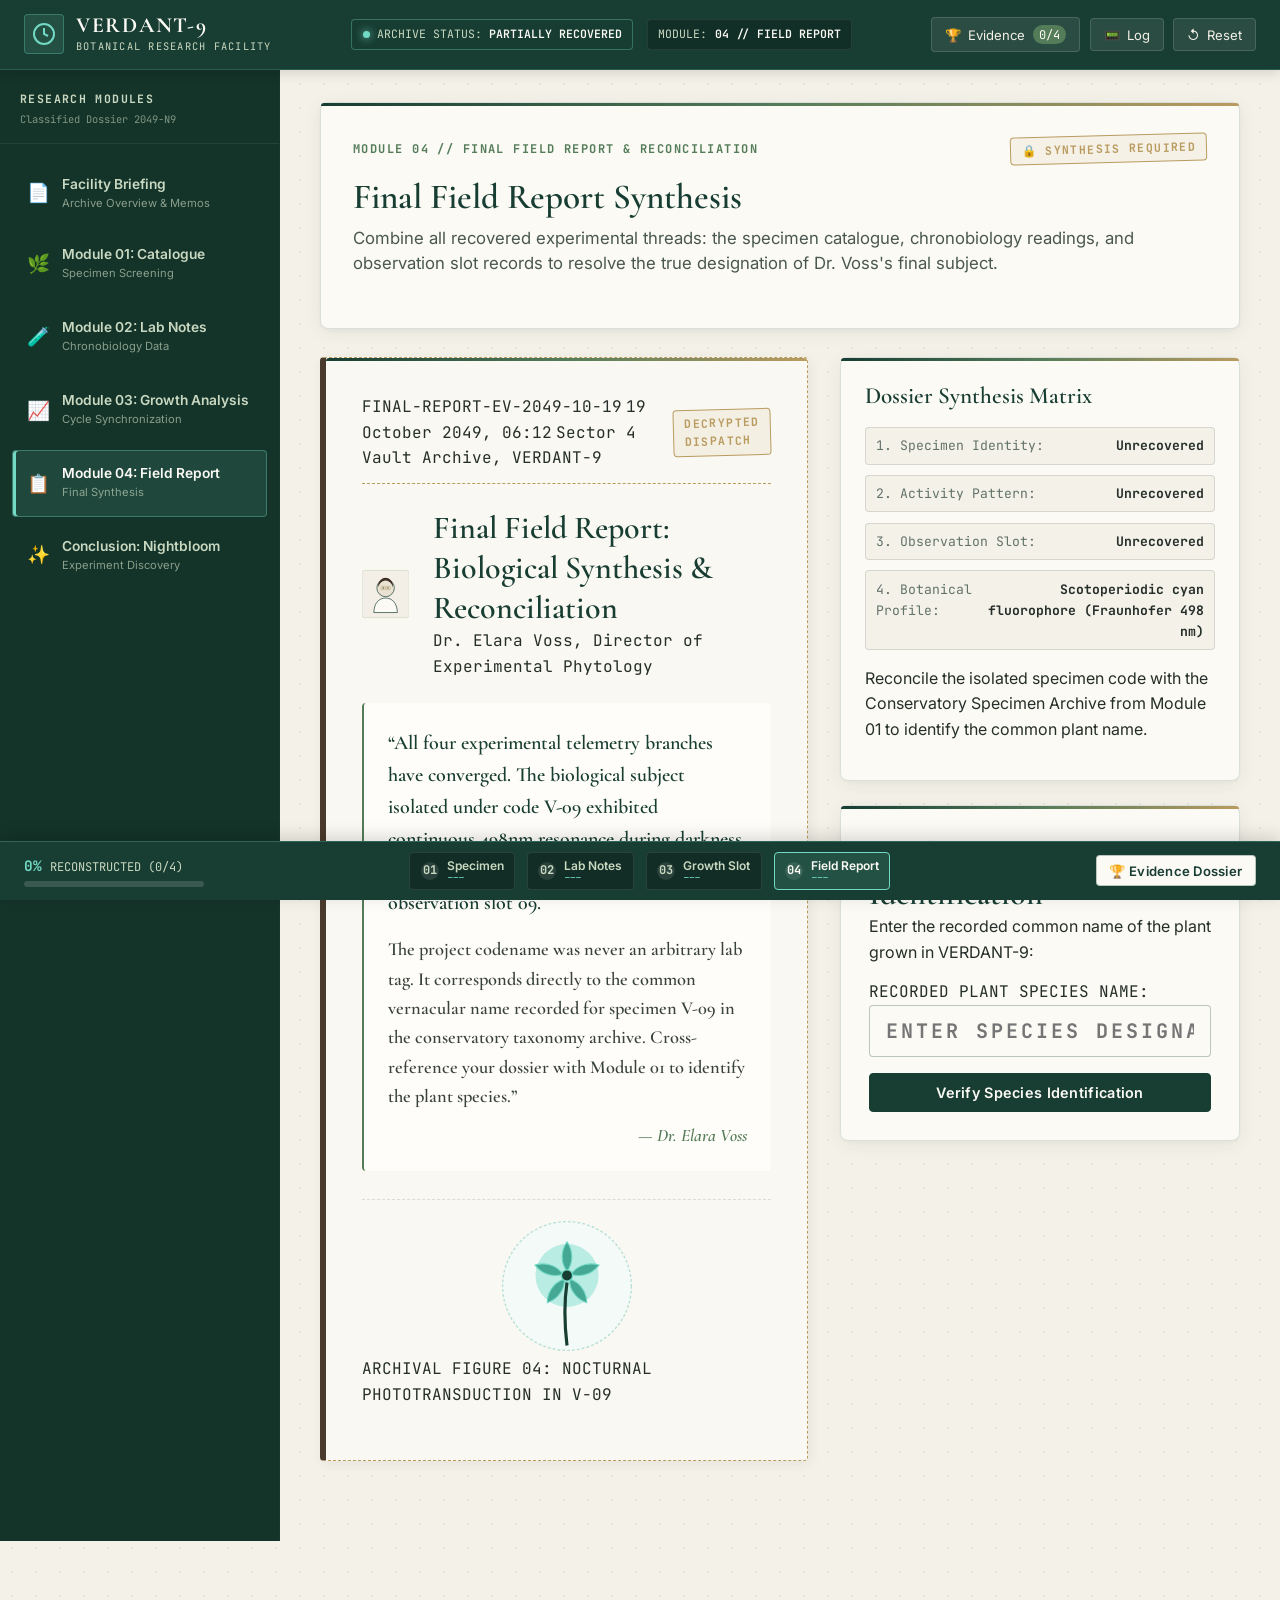
<file: field-report.html>
<!DOCTYPE html>
<html lang="en">
<head>
  <meta charset="UTF-8" />
  <meta name="viewport" content="width=device-width, initial-scale=1.0" />
  <title>Module 04: Final Field Report — VERDANT-9</title>
  <link rel="preconnect" href="https://fonts.googleapis.com">
  <link rel="preconnect" href="https://fonts.gstatic.com" crossorigin>
  <link href="https://fonts.googleapis.com/css2?family=Cormorant+Garamond:ital,wght@0,500;0,600;0,700;1,400&family=Inter:wght@300;400;500;600;700&family=JetBrains+Mono:wght@400;500;600;700&family=Playfair+Display:ital,wght@0,600;0,700;1,400&display=swap" rel="stylesheet">
  <link rel="stylesheet" href="style.css" />
</head>
<body>
  <div class="verdant-shell">
    <!-- TopBar -->
    <header class="facility-topbar" role="banner">
      <div class="topbar-left">
        <button id="mobileNavToggle" class="mobile-toggle" aria-label="Toggle navigation">☰</button>
        <a href="index.html" class="facility-brand">
          <div class="brand-icon-box">
            <svg width="24" height="24" viewBox="0 0 24 24" fill="none" stroke="currentColor" stroke-width="2"><path d="M12 2a10 10 0 0 1 10 10c0 5.523-4.477 10-10 10S2 17.523 2 12A10 10 0 0 1 12 2z"/><path d="M12 6v6l4 2"/></svg>
          </div>
          <div class="brand-text">
            <div class="brand-title">VERDANT-9</div>
            <div class="brand-sub">BOTANICAL RESEARCH FACILITY</div>
          </div>
        </a>
      </div>

      <div class="topbar-center">
        <div class="status-pill status-archive">
          <span class="status-dot pulsing"></span>
          <span class="status-label">ARCHIVE STATUS:</span>
          <span id="archiveStatusVal" class="status-val">PARTIALLY RECOVERED</span>
        </div>
        <div class="status-pill hidden-mobile">
          <span class="status-label">MODULE:</span>
          <span class="status-val">04 // FIELD REPORT</span>
        </div>
      </div>

      <div class="topbar-right">
        <button id="topbarEvidenceBtn" class="btn-toolbar" title="View Evidence Dossier">
          🏆 <span class="toolbar-btn-text">Evidence</span>
          <span id="evidenceCounter" class="evidence-counter">0/4</span>
        </button>
        <button id="topbarLogBtn" class="btn-toolbar" title="View Activity Log">
          📟 <span class="toolbar-btn-text">Log</span>
        </button>
        <button id="topbarResetBtn" class="btn-toolbar btn-toolbar-danger" title="Reset Progress">
          ↺ <span class="toolbar-btn-text">Reset</span>
        </button>
      </div>
    </header>

    <div class="facility-body-grid">
      <!-- Sidebar -->
      <aside id="researchSidebar" class="research-sidebar" aria-label="Research Modules">
        <div class="sidebar-header">
          <div class="sidebar-section-title">RESEARCH MODULES</div>
          <div class="sidebar-subtext">Classified Dossier 2049-N9</div>
        </div>

        <nav class="sidebar-nav">
          <a href="index.html" class="sidebar-link">
            <div class="link-icon-col">📄</div>
            <div class="link-text-col">
              <div class="link-title">Facility Briefing</div>
              <div class="link-subtitle">Archive Overview & Memos</div>
            </div>
          </a>

          <a href="specimens.html" class="sidebar-link">
            <div class="link-icon-col">🌿</div>
            <div class="link-text-col">
              <div class="link-title">Module 01: Catalogue</div>
              <div class="link-subtitle">Specimen Screening</div>
              <div id="sidePill1" class="link-evidence-pill font-mono"></div>
            </div>
          </a>

          <a href="lab-notes.html" class="sidebar-link">
            <div class="link-icon-col">🧪</div>
            <div class="link-text-col">
              <div class="link-title">Module 02: Lab Notes</div>
              <div class="link-subtitle">Chronobiology Data</div>
              <div id="sidePill2" class="link-evidence-pill font-mono"></div>
            </div>
          </a>

          <a href="growth-chart.html" class="sidebar-link">
            <div class="link-icon-col">📈</div>
            <div class="link-text-col">
              <div class="link-title">Module 03: Growth Analysis</div>
              <div class="link-subtitle">Cycle Synchronization</div>
              <div id="sidePill3" class="link-evidence-pill font-mono"></div>
            </div>
          </a>

          <a href="field-report.html" class="sidebar-link active">
            <div class="link-icon-col">📋</div>
            <div class="link-text-col">
              <div class="link-title">Module 04: Field Report</div>
              <div class="link-subtitle">Final Synthesis</div>
              <div id="sidePill4" class="link-evidence-pill font-mono"></div>
            </div>
          </a>

          <a href="completion.html" class="sidebar-link">
            <div class="link-icon-col">✨</div>
            <div class="link-text-col">
              <div class="link-title">Conclusion: Nightbloom</div>
              <div class="link-subtitle">Experiment Discovery</div>
            </div>
          </a>
        </nav>
      </aside>

      <!-- Main Page Content -->
      <main class="facility-main-content">
        <div class="module-page-container">
          <!-- Header Banner -->
          <section class="module-header-banner paper-sheet">
            <div class="banner-top-row">
              <div class="module-badge font-mono">MODULE 04 // FINAL FIELD REPORT & RECONCILIATION</div>
              <span id="moduleHeaderStamp" class="archive-stamp stamp-active font-mono">🔒 SYNTHESIS REQUIRED</span>
            </div>

            <h1 class="module-page-title">Final Field Report Synthesis</h1>
            <p class="module-page-desc">
              Combine all recovered experimental threads: the specimen catalogue, chronobiology readings, and observation slot records to resolve the true designation of Dr. Voss's final subject.
            </p>
          </section>

          <!-- Split Layout -->
          <div class="report-layout-grid">
            <!-- Left Notebook Column -->
            <div class="notebook-col">
              <div class="field-notebook paper-sheet paper-sheet-torn">
                <div class="notebook-header-band">
                  <div class="notebook-meta-group">
                    <span class="font-mono">FINAL-REPORT-EV-2049-10-19</span>
                    <span class="font-mono">19 October 2049, 06:12</span>
                    <span class="font-mono">Sector 4 Vault Archive, VERDANT-9</span>
                  </div>
                  <span class="archive-stamp stamp-active font-mono">DECRYPTED DISPATCH</span>
                </div>

                <div class="notebook-body-content">
                  <div class="notebook-portrait-row">
                    <svg width="100" height="100" viewBox="0 0 140 140" fill="none">
                      <rect width="140" height="140" rx="8" fill="#F3EFE6" stroke="#C9D8C1" stroke-width="2"/>
                      <circle cx="70" cy="52" r="26" fill="#E9E2D2" stroke="#183D32" stroke-width="2"/>
                      <path d="M48 50 C46 32 60 22 70 22 C80 22 94 32 92 50 C90 42 82 30 70 30 C58 30 50 42 48 50Z" fill="#3D2E24"/>
                      <circle cx="63" cy="52" r="2" fill="#183D32"/>
                      <circle cx="77" cy="52" r="2" fill="#183D32"/>
                      <rect x="56" y="47" width="13" height="10" rx="2" fill="none" stroke="#B99B60" stroke-width="1.5"/>
                      <rect x="71" y="47" width="13" height="10" rx="2" fill="none" stroke="#B99B60" stroke-width="1.5"/>
                      <path d="M35 125 C36 95 52 82 70 82 C88 82 104 95 105 125 Z" fill="#FBFAF5" stroke="#183D32" stroke-width="2"/>
                    </svg>
                    <div>
                      <h2 class="notebook-title font-serif">Final Field Report: Biological Synthesis & Reconciliation</h2>
                      <div class="notebook-byline font-mono">Dr. Elara Voss, Director of Experimental Phytology</div>
                    </div>
                  </div>

                  <!-- Voss Conclusion Notes -->
                  <div class="notebook-handwritten-section">
                    <div class="handwritten-lead font-serif">
                      “All four experimental telemetry branches have converged. The biological subject isolated under code V-09 exhibited continuous 498nm resonance during darkness, reaching its sustained acrophase at observation slot 09.
                    </div>
                    <div class="handwritten-body font-serif">
                      The project codename was never an arbitrary lab tag. It corresponds directly to the common vernacular name recorded for specimen V-09 in the conservatory taxonomy archive. Cross-reference your dossier with Module 01 to identify the plant species.”
                    </div>
                    <div class="handwritten-sign font-serif">
                      — Dr. Elara Voss
                    </div>
                  </div>

                  <!-- Nightbloom Visual Inset -->
                  <div class="notebook-illustration-insert">
                    <svg width="140" height="140" viewBox="0 0 200 200" fill="none" class="bioluminescent-glow">
                      <circle cx="100" cy="100" r="92" fill="#F4FAF8" stroke="#B8E0D7" stroke-width="2" stroke-dasharray="4 3"/>
                      <circle cx="100" cy="85" r="45" fill="rgba(114, 217, 197, 0.45)"/>
                      <path d="M100 185 Q94 135 100 95" stroke="#183D32" stroke-width="4.5"/>
                      <g transform="translate(100, 85)">
                        <path d="M0 -6 C-12 -22 -6 -40 0 -48 C6 -40 12 -22 0 -6Z" fill="#44A895" stroke="#72D9C5" stroke-width="1.5"/>
                        <path d="M0 -6 C-12 -22 -6 -40 0 -48 C6 -40 12 -22 0 -6Z" fill="#44A895" stroke="#72D9C5" stroke-width="1.5" transform="rotate(72)"/>
                        <path d="M0 -6 C-12 -22 -6 -40 0 -48 C6 -40 12 -22 0 -6Z" fill="#44A895" stroke="#72D9C5" stroke-width="1.5" transform="rotate(144)"/>
                        <path d="M0 -6 C-12 -22 -6 -40 0 -48 C6 -40 12 -22 0 -6Z" fill="#44A895" stroke="#72D9C5" stroke-width="1.5" transform="rotate(216)"/>
                        <path d="M0 -6 C-12 -22 -6 -40 0 -48 C6 -40 12 -22 0 -6Z" fill="#44A895" stroke="#72D9C5" stroke-width="1.5" transform="rotate(288)"/>
                        <circle cx="0" cy="0" r="8" fill="#183D32" stroke="#72D9C5" stroke-width="2"/>
                      </g>
                    </svg>
                    <div class="insert-caption font-mono">
                      ARCHIVAL FIGURE 04: NOCTURNAL PHOTOTRANSDUCTION IN V-09
                    </div>
                  </div>
                </div>
              </div>
            </div>

            <!-- Right Column: Synthesis & Identification Form -->
            <div class="report-synthesis-col">
              <!-- Evidence Matrix Card -->
              <div class="evidence-matrix-card paper-sheet">
                <h3 class="font-serif">Dossier Synthesis Matrix</h3>
                <div class="matrix-rows-list font-mono">
                  <div class="matrix-row">
                    <span class="matrix-key">1. Specimen Identity:</span>
                    <strong id="matrixSpecimenId" class="matrix-val text-primary">Unrecovered</strong>
                  </div>
                  <div class="matrix-row">
                    <span class="matrix-key">2. Activity Pattern:</span>
                    <strong id="matrixPattern" class="matrix-val text-primary">Unrecovered</strong>
                  </div>
                  <div class="matrix-row">
                    <span class="matrix-key">3. Observation Slot:</span>
                    <strong id="matrixSlot" class="matrix-val text-primary">Unrecovered</strong>
                  </div>
                  <div class="matrix-row">
                    <span class="matrix-key">4. Botanical Profile:</span>
                    <strong class="matrix-val">Scotoperiodic cyan fluorophore (Fraunhofer 498 nm)</strong>
                  </div>
                </div>
                <div class="matrix-summary-box">
                  <p>
                    Reconcile the isolated specimen code with the Conservatory Specimen Archive from Module 01 to identify the common plant name.
                  </p>
                </div>
              </div>

              <!-- Final Identification Form -->
              <div class="final-id-card paper-sheet">
                <h2 class="final-id-title font-serif">Final Species Identification</h2>
                <p class="final-id-sub">Enter the recorded common name of the plant grown in VERDANT-9:</p>

                <form id="finalIdForm">
                  <div class="form-group" style="margin-bottom: 1rem;">
                    <label for="speciesInput" class="font-mono form-label">RECORDED PLANT SPECIES NAME:</label>
                    <input id="speciesInput" type="text" placeholder="ENTER SPECIES DESIGNATION" class="form-input final-species-input" autocomplete="off" />
                  </div>

                  <div id="finalFeedback" style="display: none;" class="feedback-alert font-mono"></div>

                  <div id="completedFinalView" style="display: none;" class="success-recovery-card font-mono">
                    <div class="recovery-lead">
                      <strong>✓ IDENTIFICATION CONFIRMED</strong>
                    </div>
                    <p>Species: <strong>NIGHTBLOOM</strong></p>
                    <a href="completion.html" class="btn btn-accent btn-block">Enter Final Completion Chamber ✨</a>
                  </div>

                  <button id="submitSpeciesBtn" type="submit" class="btn btn-primary btn-block">
                    Verify Species Identification
                  </button>
                </form>
              </div>
            </div>
          </div>
        </div>
      </main>
    </div>

    <!-- Bottom Progress Bar -->
    <footer class="facility-progress-bar" role="contentinfo">
      <div class="progress-container">
        <div class="progress-summary-col">
          <div class="progress-label">
            <span id="progressPercent" class="progress-percent">0%</span>
            <span id="progressDesc" class="progress-desc">RECONSTRUCTED (0/4)</span>
          </div>
          <div class="progress-track"><div id="progressFill" class="progress-fill" style="width: 0%;"></div></div>
        </div>
        <div class="progress-steps-col">
          <a href="specimens.html" id="stepBadge1" class="step-badge-btn" title="Module 01"><div class="step-num">01</div><div class="step-meta"><span class="step-title">Specimen</span><span id="stepToken1" class="step-token font-mono">---</span></div></a>
          <a href="lab-notes.html" id="stepBadge2" class="step-badge-btn" title="Module 02"><div class="step-num">02</div><div class="step-meta"><span class="step-title">Lab Notes</span><span id="stepToken2" class="step-token font-mono">---</span></div></a>
          <a href="growth-chart.html" id="stepBadge3" class="step-badge-btn" title="Module 03"><div class="step-num">03</div><div class="step-meta"><span class="step-title">Growth Slot</span><span id="stepToken3" class="step-token font-mono">---</span></div></a>
          <a href="field-report.html" id="stepBadge4" class="step-badge-btn step-current" title="Module 04"><div class="step-num">04</div><div class="step-meta"><span class="step-title">Field Report</span><span id="stepToken4" class="step-token font-mono">---</span></div></a>
        </div>
        <div class="progress-action-col"><button id="bottomEvidenceBtn" class="btn btn-secondary btn-sm">🏆 Evidence Dossier</button></div>
      </div>
    </footer>
  </div>

  <!-- Evidence Modal -->
  <div id="evidenceModal" class="modal-backdrop">
    <div class="modal-container evidence-modal">
      <div class="modal-header"><h3 class="font-serif">RESEARCH DOSSIER & EVIDENCE</h3><button class="btn-icon modal-close-trigger">✕</button></div>
      <div class="modal-body">
        <div class="evidence-list">
          <div id="evItem1" class="evidence-card evidence-locked"><div class="evidence-header-row"><span class="evidence-source-tag font-mono">PART 01</span><span id="evItem1Stamp" class="archive-stamp stamp-restricted">🔒 NOT RECOVERED</span></div><div id="evItem1Val" class="evidence-value-box font-mono">NOT RECOVERED</div></div>
          <div id="evItem2" class="evidence-card evidence-locked"><div class="evidence-header-row"><span class="evidence-source-tag font-mono">PART 02</span><span id="evItem2Stamp" class="archive-stamp stamp-restricted">🔒 NOT RECOVERED</span></div><div id="evItem2Val" class="evidence-value-box font-mono">NOT RECOVERED</div></div>
          <div id="evItem3" class="evidence-card evidence-locked"><div class="evidence-header-row"><span class="evidence-source-tag font-mono">PART 03</span><span id="evItem3Stamp" class="archive-stamp stamp-restricted">🔒 NOT RECOVERED</span></div><div id="evItem3Val" class="evidence-value-box font-mono">NOT RECOVERED</div></div>
          <div id="evItem4" class="evidence-card evidence-locked"><div class="evidence-header-row"><span class="evidence-source-tag font-mono">PART 04</span><span id="evItem4Stamp" class="archive-stamp stamp-restricted">🔒 NOT RECOVERED</span></div><div id="evItem4Val" class="evidence-value-box font-mono">NOT RECOVERED</div></div>
        </div>
      </div>
      <div class="modal-footer"><button class="btn btn-secondary modal-close-trigger">Close</button></div>
    </div>
  </div>

  <!-- Activity Log Modal -->
  <div id="logModal" class="modal-backdrop">
    <div class="modal-container log-modal">
      <div class="modal-header"><h3 class="font-serif">FACILITY ACTIVITY LOG</h3><button class="btn-icon modal-close-trigger">✕</button></div>
      <div class="modal-body log-modal-body font-mono"><div id="logEntriesList" class="log-entries-list"></div></div>
      <div class="modal-footer"><span id="logBufferSize" class="font-mono text-muted">0 events</span><button class="btn btn-secondary modal-close-trigger">Close</button></div>
    </div>
  </div>

  <!-- Reset Modal -->
  <div id="resetModal" class="modal-backdrop">
    <div class="modal-container">
      <div class="modal-header"><h3 class="font-serif text-warning">Reset Research Archive?</h3><button class="btn-icon modal-close-trigger">✕</button></div>
      <div class="modal-body"><p>Are you sure you want to clear your current progress and reset all four research modules back to unrecovered state?</p></div>
      <div class="modal-footer"><button class="btn btn-secondary modal-close-trigger">Cancel</button><button id="confirmResetBtn" class="btn btn-danger">Confirm Reset</button></div>
    </div>
  </div>

  <script src="script.js"></script>
  <script>
    document.addEventListener('DOMContentLoaded', () => {
      const state = Verdant.getState();

      // Populate evidence matrix
      if (state.evidence.specimenId) document.getElementById('matrixSpecimenId').textContent = state.evidence.specimenId;
      if (state.evidence.activityPattern) document.getElementById('matrixPattern').textContent = state.evidence.activityPattern;
      if (state.evidence.observationSlot) document.getElementById('matrixSlot').textContent = state.evidence.observationSlot;

      if (state.completed.m4) {
        document.getElementById('moduleHeaderStamp').className = 'archive-stamp stamp-recovered font-mono';
        document.getElementById('moduleHeaderStamp').textContent = '✓ SPECIES CONFIRMED: NIGHTBLOOM';
        document.getElementById('completedFinalView').style.display = 'flex';
        document.getElementById('submitSpeciesBtn').style.display = 'none';
      }

      // Final Species Identification Form
      document.getElementById('finalIdForm').addEventListener('submit', (e) => {
        e.preventDefault();
        const raw = document.getElementById('speciesInput').value;
        const normalized = raw.trim().toUpperCase();
        const feedback = document.getElementById('finalFeedback');

        if (!normalized) {
          feedback.className = 'feedback-alert feedback-error font-mono';
          feedback.textContent = 'Please enter the project species designation.';
          feedback.style.display = 'block';
          return;
        }

        Verdant.addLog(`Attempting final species identification: "${normalized}"`, 'info', 'ID-ATTEMPT');

        if (normalized === 'NIGHTBLOOM') {
          Verdant.unlockModule('m4', 'species', 'NIGHTBLOOM', 'FINAL SPECIES IDENTIFIED: PROJECT NIGHTBLOOM RECONSTRUCTED.');
          feedback.className = 'feedback-alert feedback-success font-mono';
          feedback.textContent = '✓ SPECIES IDENTIFICATION CONFIRMED — Project NIGHTBLOOM successfully reconstructed from all four research modules.';
          feedback.style.display = 'block';

          document.getElementById('moduleHeaderStamp').className = 'archive-stamp stamp-recovered font-mono';
          document.getElementById('moduleHeaderStamp').textContent = '✓ SPECIES CONFIRMED: NIGHTBLOOM';

          document.getElementById('completedFinalView').style.display = 'flex';
          document.getElementById('submitSpeciesBtn').style.display = 'none';

          // Transition to completion.html after brief celebratory delay
          setTimeout(() => {
            window.location.href = 'completion.html';
          }, 1100);
        } else {
          Verdant.addLog(`Failed species identification: "${normalized}"`, 'error', 'ERR-FINAL-ID');
          feedback.className = 'feedback-alert feedback-error font-mono';
          feedback.textContent = 'IDENTIFICATION NOT CONFIRMED: The submitted designation does not match the specimen catalogue entry or recovered evidence.';
          feedback.style.display = 'block';
        }
      });
    });
  </script>
</body>
</html>
</file>
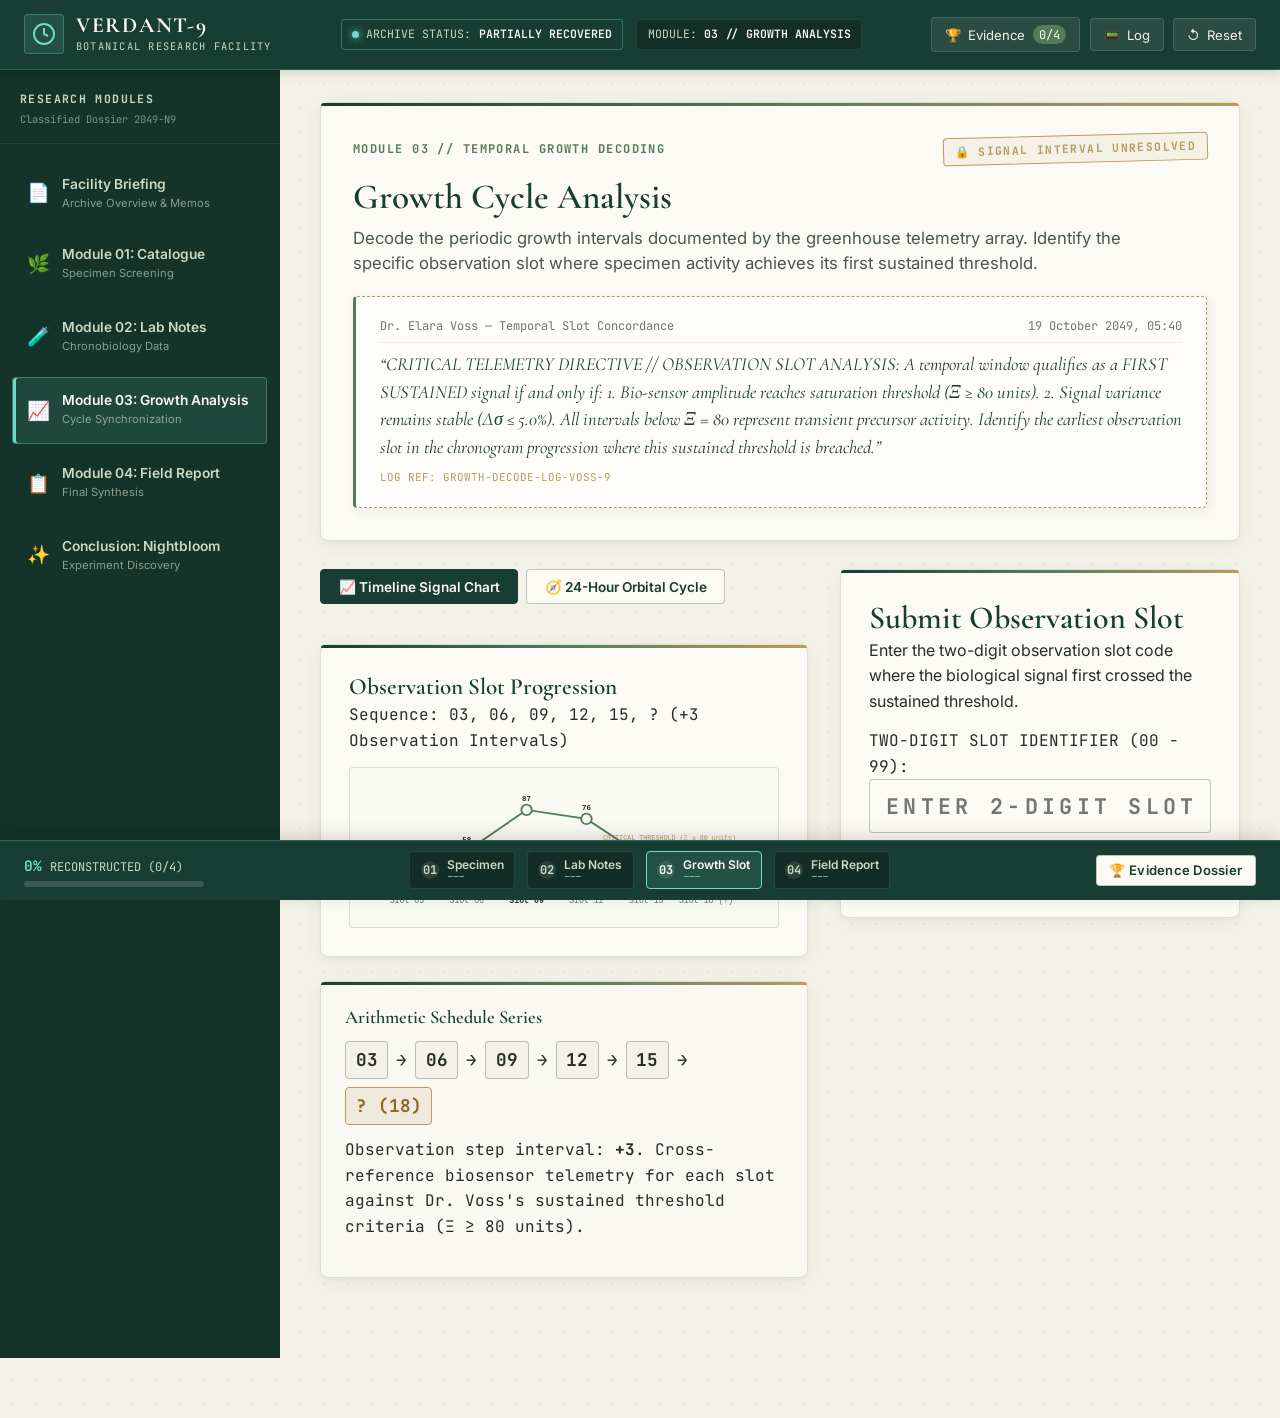
<file: growth-chart.html>
<!DOCTYPE html>
<html lang="en">
<head>
  <meta charset="UTF-8" />
  <meta name="viewport" content="width=device-width, initial-scale=1.0" />
  <title>Module 03: Growth Analysis — VERDANT-9</title>
  <link rel="preconnect" href="https://fonts.googleapis.com">
  <link rel="preconnect" href="https://fonts.gstatic.com" crossorigin>
  <link href="https://fonts.googleapis.com/css2?family=Cormorant+Garamond:ital,wght@0,500;0,600;0,700;1,400&family=Inter:wght@300;400;500;600;700&family=JetBrains+Mono:wght@400;500;600;700&family=Playfair+Display:ital,wght@0,600;0,700;1,400&display=swap" rel="stylesheet">
  <link rel="stylesheet" href="style.css" />
</head>
<body>
  <div class="verdant-shell">
    <!-- TopBar -->
    <header class="facility-topbar" role="banner">
      <div class="topbar-left">
        <button id="mobileNavToggle" class="mobile-toggle" aria-label="Toggle navigation">☰</button>
        <a href="index.html" class="facility-brand">
          <div class="brand-icon-box">
            <svg width="24" height="24" viewBox="0 0 24 24" fill="none" stroke="currentColor" stroke-width="2"><path d="M12 2a10 10 0 0 1 10 10c0 5.523-4.477 10-10 10S2 17.523 2 12A10 10 0 0 1 12 2z"/><path d="M12 6v6l4 2"/></svg>
          </div>
          <div class="brand-text">
            <div class="brand-title">VERDANT-9</div>
            <div class="brand-sub">BOTANICAL RESEARCH FACILITY</div>
          </div>
        </a>
      </div>

      <div class="topbar-center">
        <div class="status-pill status-archive">
          <span class="status-dot pulsing"></span>
          <span class="status-label">ARCHIVE STATUS:</span>
          <span id="archiveStatusVal" class="status-val">PARTIALLY RECOVERED</span>
        </div>
        <div class="status-pill hidden-mobile">
          <span class="status-label">MODULE:</span>
          <span class="status-val">03 // GROWTH ANALYSIS</span>
        </div>
      </div>

      <div class="topbar-right">
        <button id="topbarEvidenceBtn" class="btn-toolbar" title="View Evidence Dossier">
          🏆 <span class="toolbar-btn-text">Evidence</span>
          <span id="evidenceCounter" class="evidence-counter">0/4</span>
        </button>
        <button id="topbarLogBtn" class="btn-toolbar" title="View Activity Log">
          📟 <span class="toolbar-btn-text">Log</span>
        </button>
        <button id="topbarResetBtn" class="btn-toolbar btn-toolbar-danger" title="Reset Progress">
          ↺ <span class="toolbar-btn-text">Reset</span>
        </button>
      </div>
    </header>

    <div class="facility-body-grid">
      <!-- Sidebar -->
      <aside id="researchSidebar" class="research-sidebar" aria-label="Research Modules">
        <div class="sidebar-header">
          <div class="sidebar-section-title">RESEARCH MODULES</div>
          <div class="sidebar-subtext">Classified Dossier 2049-N9</div>
        </div>

        <nav class="sidebar-nav">
          <a href="index.html" class="sidebar-link">
            <div class="link-icon-col">📄</div>
            <div class="link-text-col">
              <div class="link-title">Facility Briefing</div>
              <div class="link-subtitle">Archive Overview & Memos</div>
            </div>
          </a>

          <a href="specimens.html" class="sidebar-link">
            <div class="link-icon-col">🌿</div>
            <div class="link-text-col">
              <div class="link-title">Module 01: Catalogue</div>
              <div class="link-subtitle">Specimen Screening</div>
              <div id="sidePill1" class="link-evidence-pill font-mono"></div>
            </div>
          </a>

          <a href="lab-notes.html" class="sidebar-link">
            <div class="link-icon-col">🧪</div>
            <div class="link-text-col">
              <div class="link-title">Module 02: Lab Notes</div>
              <div class="link-subtitle">Chronobiology Data</div>
              <div id="sidePill2" class="link-evidence-pill font-mono"></div>
            </div>
          </a>

          <a href="growth-chart.html" class="sidebar-link active">
            <div class="link-icon-col">📈</div>
            <div class="link-text-col">
              <div class="link-title">Module 03: Growth Analysis</div>
              <div class="link-subtitle">Cycle Synchronization</div>
              <div id="sidePill3" class="link-evidence-pill font-mono"></div>
            </div>
          </a>

          <a href="field-report.html" class="sidebar-link">
            <div class="link-icon-col">📋</div>
            <div class="link-text-col">
              <div class="link-title">Module 04: Field Report</div>
              <div class="link-subtitle">Final Synthesis</div>
              <div id="sidePill4" class="link-evidence-pill font-mono"></div>
            </div>
          </a>

          <a href="completion.html" class="sidebar-link">
            <div class="link-icon-col">✨</div>
            <div class="link-text-col">
              <div class="link-title">Conclusion: Nightbloom</div>
              <div class="link-subtitle">Experiment Discovery</div>
            </div>
          </a>
        </nav>
      </aside>

      <!-- Main Page Content -->
      <main class="facility-main-content">
        <div class="module-page-container">
          <!-- Header Banner -->
          <section class="module-header-banner paper-sheet">
            <div class="banner-top-row">
              <div class="module-badge font-mono">MODULE 03 // TEMPORAL GROWTH DECODING</div>
              <span id="moduleHeaderStamp" class="archive-stamp stamp-active font-mono">🔒 SIGNAL INTERVAL UNRESOLVED</span>
            </div>

            <h1 class="module-page-title">Growth Cycle Analysis</h1>
            <p class="module-page-desc">
              Decode the periodic growth intervals documented by the greenhouse telemetry array. Identify the specific observation slot where specimen activity achieves its first sustained threshold.
            </p>

            <!-- Voss Annotation -->
            <div class="voss-memo-card paper-sheet-torn">
              <div class="voss-memo-header">
                <span class="font-mono">Dr. Elara Voss — Temporal Slot Concordance</span>
                <span class="font-mono">19 October 2049, 05:40</span>
              </div>
              <div class="voss-memo-text">
                “CRITICAL TELEMETRY DIRECTIVE // OBSERVATION SLOT ANALYSIS:
                A temporal window qualifies as a FIRST SUSTAINED signal if and only if:
                1. Bio-sensor amplitude reaches saturation threshold (Ξ ≥ 80 units).
                2. Signal variance remains stable (Δσ ≤ 5.0%).
                All intervals below Ξ = 80 represent transient precursor activity. Identify the earliest observation slot in the chronogram progression where this sustained threshold is breached.”
              </div>
              <div class="voss-memo-footer font-mono">
                LOG REF: GROWTH-DECODE-LOG-VOSS-9
              </div>
            </div>
          </section>

          <!-- Main Grid -->
          <div class="growth-layout-grid">
            <!-- Left Data Visualizations -->
            <div class="growth-data-col">
              <!-- Switcher Tabs -->
              <div class="growth-tabs-bar">
                <button id="tabTimeline" class="view-tab-btn active">📈 Timeline Signal Chart</button>
                <button id="tabOrbital" class="view-tab-btn">🧭 24-Hour Orbital Cycle</button>
              </div>

              <!-- Visualizations Box -->
              <div class="growth-viz-card paper-sheet">
                <!-- Timeline View -->
                <div id="timelineContainer">
                  <div class="viz-header">
                    <div>
                      <h3 class="viz-title font-serif">Observation Slot Progression</h3>
                      <p class="viz-sub font-mono">Sequence: 03, 06, 09, 12, 15, ? (+3 Observation Intervals)</p>
                    </div>
                  </div>

                  <div class="svg-timeline-wrapper">
                    <svg viewBox="0 0 540 180" class="growth-svg" role="img">
                      <!-- Baseline Noise Zone -->
                      <rect x="30" y="85" width="480" height="65" fill="rgba(185, 155, 96, 0.08)" />
                      <line x1="30" y1="85" x2="510" y2="85" stroke="#B99B60" stroke-width="1.5" stroke-dasharray="4 4" />
                      <text x="500" y="80" text-anchor="end" font-size="9" fill="#B99B60" font-family="monospace">
                        CRITICAL THRESHOLD (Ξ ≥ 80 units)
                      </text>

                      <!-- Step Connecting Line -->
                      <path d="M 60,135 L 140,95 L 220,40 L 300,52 L 380,105 L 460,140" fill="none" stroke="#547C59" stroke-width="2.5" />

                      <!-- Slot 03 -->
                      <g class="slot-node" data-slot="03" data-amp="21" data-status="Transient Baseline Noise (Ξ = 21 < 80)" data-time="23:00" data-notes="Initial biochemical murmur; intermittent photon bursts below critical activation." style="cursor: pointer;">
                        <circle cx="60" cy="135" r="7" fill="#FBFAF5" stroke="#547C59" stroke-width="2.5"/>
                        <text x="60" y="165" text-anchor="middle" font-size="11" fill="#547C59" font-family="monospace">Slot 03</text>
                        <text x="60" y="123" text-anchor="middle" font-size="10" font-weight="bold" fill="#252E29" font-family="monospace">21</text>
                      </g>

                      <!-- Slot 06 -->
                      <g class="slot-node" data-slot="06" data-amp="58" data-status="Pre-Activation Phase (Ξ = 58 < 80)" data-time="02:00" data-notes="Signal rising steadily; enzymatic cascade activating but below critical threshold." style="cursor: pointer;">
                        <circle cx="140" cy="95" r="7" fill="#FBFAF5" stroke="#547C59" stroke-width="2.5"/>
                        <text x="140" y="165" text-anchor="middle" font-size="11" fill="#547C59" font-family="monospace">Slot 06</text>
                        <text x="140" y="83" text-anchor="middle" font-size="10" font-weight="bold" fill="#252E29" font-family="monospace">58</text>
                      </g>

                      <!-- Slot 09 -->
                      <g class="slot-node" data-slot="09" data-amp="87" data-status="FIRST SUSTAINED CRITICAL THRESHOLD (Ξ = 87 ≥ 80, Δσ = 2.1%)" data-time="05:00" data-notes="Threshold condition satisfied. Emission stabilizes into continuous 498nm resonance." style="cursor: pointer;">
                        <circle cx="220" cy="40" r="7" fill="#FBFAF5" stroke="#547C59" stroke-width="2.5"/>
                        <text x="220" y="165" text-anchor="middle" font-size="11" font-weight="bold" fill="#183D32" font-family="monospace">Slot 09</text>
                        <text x="220" y="28" text-anchor="middle" font-size="10" font-weight="bold" fill="#252E29" font-family="monospace">87</text>
                      </g>

                      <!-- Slot 12 -->
                      <g class="slot-node" data-slot="12" data-amp="76" data-status="Post-Peak Signal (Ξ = 76 < 80)" data-time="08:00" data-notes="Signal decay slope initiated after dawn lights-on." style="cursor: pointer;">
                        <circle cx="300" cy="52" r="7" fill="#FBFAF5" stroke="#547C59" stroke-width="2.5"/>
                        <text x="300" y="165" text-anchor="middle" font-size="11" fill="#547C59" font-family="monospace">Slot 12</text>
                        <text x="300" y="40" text-anchor="middle" font-size="10" font-weight="bold" fill="#252E29" font-family="monospace">76</text>
                      </g>

                      <!-- Slot 15 -->
                      <g class="slot-node" data-slot="15" data-amp="42" data-status="Dissipation Slope (Ξ = 42 < 80)" data-time="11:00" data-notes="Cellular store depletion. Gradual decay." style="cursor: pointer;">
                        <circle cx="380" cy="105" r="7" fill="#FBFAF5" stroke="#547C59" stroke-width="2.5"/>
                        <text x="380" y="165" text-anchor="middle" font-size="11" fill="#547C59" font-family="monospace">Slot 15</text>
                        <text x="380" y="93" text-anchor="middle" font-size="10" font-weight="bold" fill="#252E29" font-family="monospace">42</text>
                      </g>

                      <!-- Slot 18 (? in Sequence) -->
                      <g class="slot-node" data-slot="18" data-amp="15" data-status="Sequence Continuation Slot (? = 18)" data-time="14:00" data-notes="Next arithmetic progression point (+3). Quiescent baseline returned." style="cursor: pointer;">
                        <circle cx="460" cy="140" r="7" fill="#FBFAF5" stroke="#547C59" stroke-width="2.5"/>
                        <text x="460" y="165" text-anchor="middle" font-size="11" fill="#547C59" font-family="monospace">Slot 18 (?)</text>
                        <text x="460" y="128" text-anchor="middle" font-size="10" font-weight="bold" fill="#252E29" font-family="monospace">15</text>
                      </g>
                    </svg>
                  </div>
                </div>

                <!-- Orbital View (Initially Hidden) -->
                <div id="orbitalContainer" style="display: none;">
                  <div class="viz-header">
                    <div>
                      <h3 class="viz-title font-serif">24-Hour Circular Chronogram</h3>
                      <p class="viz-sub font-mono">Radial positioning of observation windows</p>
                    </div>
                  </div>
                  <div class="orbital-svg-wrapper">
                    <svg viewBox="0 0 300 300" class="orbital-svg" role="img">
                      <circle cx="150" cy="150" r="115" fill="none" stroke="#E3DAC7" stroke-width="2" stroke-dasharray="3 3"/>
                      <circle cx="150" cy="150" r="75" fill="none" stroke="#C9D8C1" stroke-width="1.5"/>
                      <circle cx="150" cy="150" r="30" fill="#183D32"/>
                      <text x="150" y="154" text-anchor="middle" fill="#72D9C5" font-size="9" font-family="monospace" font-weight="bold">V-09 CORE</text>
                      <!-- Points around circle -->
                      <g class="slot-node" data-slot="03" data-amp="21" data-status="Transient Baseline Noise" data-time="23:00" data-notes="Initial biochemical murmur." style="cursor: pointer;"><circle cx="150" cy="65" r="8" fill="#FBFAF5" stroke="#183D32" stroke-width="2"/><text x="150" y="68" text-anchor="middle" font-size="7" font-weight="bold" font-family="monospace">03</text></g>
                      <g class="slot-node" data-slot="06" data-amp="58" data-status="Pre-Activation Phase" data-time="02:00" data-notes="Signal rising steadily." style="cursor: pointer;"><circle cx="230" cy="105" r="8" fill="#FBFAF5" stroke="#183D32" stroke-width="2"/><text x="230" y="108" text-anchor="middle" font-size="7" font-weight="bold" font-family="monospace">06</text></g>
                      <g class="slot-node" data-slot="09" data-amp="87" data-status="FIRST SUSTAINED CRITICAL THRESHOLD" data-time="05:00" data-notes="Threshold condition satisfied." style="cursor: pointer;"><circle cx="235" cy="195" r="8" fill="#FBFAF5" stroke="#183D32" stroke-width="2"/><text x="235" y="198" text-anchor="middle" font-size="8" font-weight="bold" font-family="monospace">09</text></g>
                      <g class="slot-node" data-slot="12" data-amp="76" data-status="Sustained Plateau" data-time="08:00" data-notes="Secondary plateau maintained." style="cursor: pointer;"><circle cx="150" cy="235" r="8" fill="#FBFAF5" stroke="#183D32" stroke-width="2"/><text x="150" y="238" text-anchor="middle" font-size="7" font-weight="bold" font-family="monospace">12</text></g>
                      <g class="slot-node" data-slot="15" data-amp="42" data-status="Dissipation Slope" data-time="11:00" data-notes="Cellular store depletion." style="cursor: pointer;"><circle cx="70" cy="195" r="8" fill="#FBFAF5" stroke="#183D32" stroke-width="2"/><text x="70" y="198" text-anchor="middle" font-size="7" font-weight="bold" font-family="monospace">15</text></g>
                      <g class="slot-node" data-slot="18" data-amp="15" data-status="Sequence Continuation Slot (? = 18)" data-time="14:00" data-notes="Next arithmetic progression point." style="cursor: pointer;"><circle cx="65" cy="105" r="8" fill="#FBFAF5" stroke="#183D32" stroke-width="2"/><text x="65" y="108" text-anchor="middle" font-size="7" font-weight="bold" font-family="monospace">18</text></g>
                    </svg>
                  </div>
                </div>

                <!-- Inspected Slot Box -->
                <div id="slotDetailBox" class="slot-detail-box font-mono" style="display: none;">
                  <div id="slotDetailTitle" class="slot-detail-header"><strong>SLOT 09</strong> — THRESHOLD ANALYSIS</div>
                  <div class="slot-detail-grid">
                    <div>Time: <strong id="slotDetailTime">05:00</strong></div>
                    <div>Amplitude: <strong id="slotDetailAmp">87 units</strong></div>
                    <div>Threshold Status: <strong id="slotDetailThreshold">Ξ ≥ 80 (SUSTAINED)</strong></div>
                  </div>
                  <p id="slotDetailNotes" class="slot-notes"></p>
                </div>
              </div>

              <!-- Supplementary Arithmetic Sequence Card -->
              <div class="sequence-analysis-card paper-sheet font-mono">
                <h4 class="font-serif">Arithmetic Schedule Series</h4>
                <div class="sequence-display">
                  <span class="seq-num">03</span>
                  <span class="seq-arrow">→</span>
                  <span class="seq-num">06</span>
                  <span class="seq-arrow">→</span>
                  <span class="seq-num">09</span>
                  <span class="seq-arrow">→</span>
                  <span class="seq-num">12</span>
                  <span class="seq-arrow">→</span>
                  <span class="seq-num">15</span>
                  <span class="seq-arrow">→</span>
                  <span class="seq-num seq-unknown">? (18)</span>
                </div>
                <p class="sequence-caption">
                  Observation step interval: <strong>+3</strong>. Cross-reference biosensor telemetry for each slot against Dr. Voss's sustained threshold criteria (Ξ ≥ 80 units).
                </p>
              </div>
            </div>

            <!-- Right Column: Verification Form -->
            <div class="growth-form-col">
              <div class="code-entry-card paper-sheet">
                <h2 class="code-card-heading font-serif">Submit Observation Slot</h2>
                <p class="code-card-sub">
                  Enter the two-digit observation slot code where the biological signal first crossed the sustained threshold.
                </p>

                <form id="growthSlotForm" class="code-form">
                  <div class="form-group" style="margin-bottom: 1rem;">
                    <label for="slotInput" class="font-mono form-label">TWO-DIGIT SLOT IDENTIFIER (00 - 99):</label>
                    <input id="slotInput" type="text" maxlength="2" placeholder="ENTER 2-DIGIT SLOT (00 - 99)" class="form-input slot-code-input" autocomplete="off" />
                  </div>

                  <div id="growthFeedback" style="display: none;" class="feedback-alert font-mono"></div>

                  <div id="completedGrowthView" style="display: none;" class="success-recovery-card font-mono">
                    <div class="recovery-lead">
                      <strong>✓ GROWTH PATTERN VERIFIED</strong>
                    </div>
                    <p>Observation Slot: <strong>09</strong></p>
                    <p>Specimen Code Synthesis: <strong>V-09</strong> matches Slot <strong>09</strong>.</p>
                    <a href="field-report.html" class="btn btn-primary btn-block">Proceed to Module 04: Field Report →</a>
                  </div>

                  <button id="submitSlotBtn" type="submit" class="btn btn-primary btn-block">
                    Verify Slot Identifier
                  </button>
                </form>
              </div>
            </div>
          </div>
        </div>
      </main>
    </div>

    <!-- Bottom Progress Bar -->
    <footer class="facility-progress-bar" role="contentinfo">
      <div class="progress-container">
        <div class="progress-summary-col">
          <div class="progress-label">
            <span id="progressPercent" class="progress-percent">0%</span>
            <span id="progressDesc" class="progress-desc">RECONSTRUCTED (0/4)</span>
          </div>
          <div class="progress-track"><div id="progressFill" class="progress-fill" style="width: 0%;"></div></div>
        </div>
        <div class="progress-steps-col">
          <a href="specimens.html" id="stepBadge1" class="step-badge-btn" title="Module 01"><div class="step-num">01</div><div class="step-meta"><span class="step-title">Specimen</span><span id="stepToken1" class="step-token font-mono">---</span></div></a>
          <a href="lab-notes.html" id="stepBadge2" class="step-badge-btn" title="Module 02"><div class="step-num">02</div><div class="step-meta"><span class="step-title">Lab Notes</span><span id="stepToken2" class="step-token font-mono">---</span></div></a>
          <a href="growth-chart.html" id="stepBadge3" class="step-badge-btn step-current" title="Module 03"><div class="step-num">03</div><div class="step-meta"><span class="step-title">Growth Slot</span><span id="stepToken3" class="step-token font-mono">---</span></div></a>
          <a href="field-report.html" id="stepBadge4" class="step-badge-btn" title="Module 04"><div class="step-num">04</div><div class="step-meta"><span class="step-title">Field Report</span><span id="stepToken4" class="step-token font-mono">---</span></div></a>
        </div>
        <div class="progress-action-col"><button id="bottomEvidenceBtn" class="btn btn-secondary btn-sm">🏆 Evidence Dossier</button></div>
      </div>
    </footer>
  </div>

  <!-- Evidence Modal -->
  <div id="evidenceModal" class="modal-backdrop">
    <div class="modal-container evidence-modal">
      <div class="modal-header"><h3 class="font-serif">RESEARCH DOSSIER & EVIDENCE</h3><button class="btn-icon modal-close-trigger">✕</button></div>
      <div class="modal-body">
        <div class="evidence-list">
          <div id="evItem1" class="evidence-card evidence-locked"><div class="evidence-header-row"><span class="evidence-source-tag font-mono">PART 01</span><span id="evItem1Stamp" class="archive-stamp stamp-restricted">🔒 NOT RECOVERED</span></div><div id="evItem1Val" class="evidence-value-box font-mono">NOT RECOVERED</div></div>
          <div id="evItem2" class="evidence-card evidence-locked"><div class="evidence-header-row"><span class="evidence-source-tag font-mono">PART 02</span><span id="evItem2Stamp" class="archive-stamp stamp-restricted">🔒 NOT RECOVERED</span></div><div id="evItem2Val" class="evidence-value-box font-mono">NOT RECOVERED</div></div>
          <div id="evItem3" class="evidence-card evidence-locked"><div class="evidence-header-row"><span class="evidence-source-tag font-mono">PART 03</span><span id="evItem3Stamp" class="archive-stamp stamp-restricted">🔒 NOT RECOVERED</span></div><div id="evItem3Val" class="evidence-value-box font-mono">NOT RECOVERED</div></div>
          <div id="evItem4" class="evidence-card evidence-locked"><div class="evidence-header-row"><span class="evidence-source-tag font-mono">PART 04</span><span id="evItem4Stamp" class="archive-stamp stamp-restricted">🔒 NOT RECOVERED</span></div><div id="evItem4Val" class="evidence-value-box font-mono">NOT RECOVERED</div></div>
        </div>
      </div>
      <div class="modal-footer"><button class="btn btn-secondary modal-close-trigger">Close</button></div>
    </div>
  </div>

  <!-- Activity Log Modal -->
  <div id="logModal" class="modal-backdrop">
    <div class="modal-container log-modal">
      <div class="modal-header"><h3 class="font-serif">FACILITY ACTIVITY LOG</h3><button class="btn-icon modal-close-trigger">✕</button></div>
      <div class="modal-body log-modal-body font-mono"><div id="logEntriesList" class="log-entries-list"></div></div>
      <div class="modal-footer"><span id="logBufferSize" class="font-mono text-muted">0 events</span><button class="btn btn-secondary modal-close-trigger">Close</button></div>
    </div>
  </div>

  <!-- Reset Modal -->
  <div id="resetModal" class="modal-backdrop">
    <div class="modal-container">
      <div class="modal-header"><h3 class="font-serif text-warning">Reset Research Archive?</h3><button class="btn-icon modal-close-trigger">✕</button></div>
      <div class="modal-body"><p>Are you sure you want to clear your current progress and reset all four research modules back to unrecovered state?</p></div>
      <div class="modal-footer"><button class="btn btn-secondary modal-close-trigger">Cancel</button><button id="confirmResetBtn" class="btn btn-danger">Confirm Reset</button></div>
    </div>
  </div>

  <script src="script.js"></script>
  <script>
    document.addEventListener('DOMContentLoaded', () => {
      let selectedSlotCode = null;
      const state = Verdant.getState();

      if (state.completed.m3) {
        document.getElementById('moduleHeaderStamp').className = 'archive-stamp stamp-recovered font-mono';
        document.getElementById('moduleHeaderStamp').textContent = '✓ OBSERVATION SLOT VERIFIED: 09';
        document.getElementById('completedGrowthView').style.display = 'flex';
        document.getElementById('submitSlotBtn').style.display = 'none';
      }

      // Hints disabled

      // Tab switcher
      const tabTimeline = document.getElementById('tabTimeline');
      const tabOrbital = document.getElementById('tabOrbital');
      const timelineBox = document.getElementById('timelineContainer');
      const orbitalBox = document.getElementById('orbitalContainer');

      tabTimeline.addEventListener('click', () => {
        tabTimeline.classList.add('active');
        tabOrbital.classList.remove('active');
        timelineBox.style.display = 'block';
        orbitalBox.style.display = 'none';
      });

      tabOrbital.addEventListener('click', () => {
        tabOrbital.classList.add('active');
        tabTimeline.classList.remove('active');
        orbitalBox.style.display = 'block';
        timelineBox.style.display = 'none';
      });

      // Node selection
      function selectSlot(el) {
        const slot = el.dataset.slot;
        const amp = el.dataset.amp;
        const status = el.dataset.status;
        const time = el.dataset.time;
        const notes = el.dataset.notes;

        selectedSlotCode = slot;

        const detailBox = document.getElementById('slotDetailBox');
        detailBox.style.display = 'block';
        document.getElementById('slotDetailTitle').innerHTML = `<strong>SLOT ${slot}</strong> — ${status}`;
        document.getElementById('slotDetailTime').textContent = time;
        document.getElementById('slotDetailAmp').textContent = `${amp} units`;
        document.getElementById('slotDetailThreshold').textContent = parseInt(amp, 10) >= 80 ? 'Ξ ≥ 80 (SUSTAINED THRESHOLD)' : 'Ξ < 80 (SUB-THRESHOLD)';
        document.getElementById('slotDetailNotes').textContent = notes;

        document.querySelectorAll('.slot-node').forEach(n => {
          const circle = n.querySelector('circle:last-of-type') || n.querySelector('circle');
          if (circle) circle.setAttribute('stroke', n.dataset.slot === slot ? '#183D32' : '#547C59');
        });

        document.getElementById('growthFeedback').style.display = 'none';
      }

      document.querySelectorAll('.slot-node').forEach(node => {
        node.addEventListener('click', () => selectSlot(node));
      });

      // Submit Form
      document.getElementById('growthSlotForm').addEventListener('submit', (e) => {
        e.preventDefault();
        const raw = document.getElementById('slotInput').value.trim();
        const inputVal = raw.length === 1 ? '0' + raw : raw;
        const feedback = document.getElementById('growthFeedback');

        if (!inputVal) {
          feedback.className = 'feedback-alert feedback-error font-mono';
          feedback.textContent = 'Please enter the two-digit observation slot identifier.';
          feedback.style.display = 'block';
          return;
        }

        if (inputVal === '09') {
          Verdant.unlockModule('m3', 'observationSlot', '09', 'GROWTH PATTERN VERIFIED: Observation slot 09 confirmed as first sustained signal.');
          feedback.className = 'feedback-alert feedback-success font-mono';
          feedback.textContent = '✓ GROWTH PATTERN VERIFIED — Observation slot 09 is the first interval to achieve sustained amplitude saturation (Ξ = 87 ≥ 80 units).';
          feedback.style.display = 'block';

          document.getElementById('moduleHeaderStamp').className = 'archive-stamp stamp-recovered font-mono';
          document.getElementById('moduleHeaderStamp').textContent = '✓ OBSERVATION SLOT VERIFIED: 09';

          document.getElementById('completedGrowthView').style.display = 'flex';
          document.getElementById('submitSlotBtn').style.display = 'none';
        } else if (inputVal === '18') {
          Verdant.addLog('Slot 18 entered (arithmetic sequence next value, but not the sustained threshold).', 'error', 'ERR-SLOT');
          feedback.className = 'feedback-alert feedback-error font-mono';
          feedback.textContent = 'SLOT 18 is the projected next position in the sequence, but its amplitude is quiescent (Ξ = 15 < 80). Cross-examine telemetry to locate the earliest sustained signal.';
          feedback.style.display = 'block';
        } else {
          Verdant.addLog(`Incorrect slot identifier attempted: ${inputVal}.`, 'error', 'ERR-SLOT');
          feedback.className = 'feedback-alert feedback-error font-mono';
          feedback.textContent = `SLOT ${inputVal} REJECTED: Amplitude does not satisfy Dr. Voss's sustained threshold criteria (Ξ ≥ 80 units). Re-examine chronogram intervals.`;
          feedback.style.display = 'block';
        }
      });
    });
  </script>
</body>
</html>
</file>
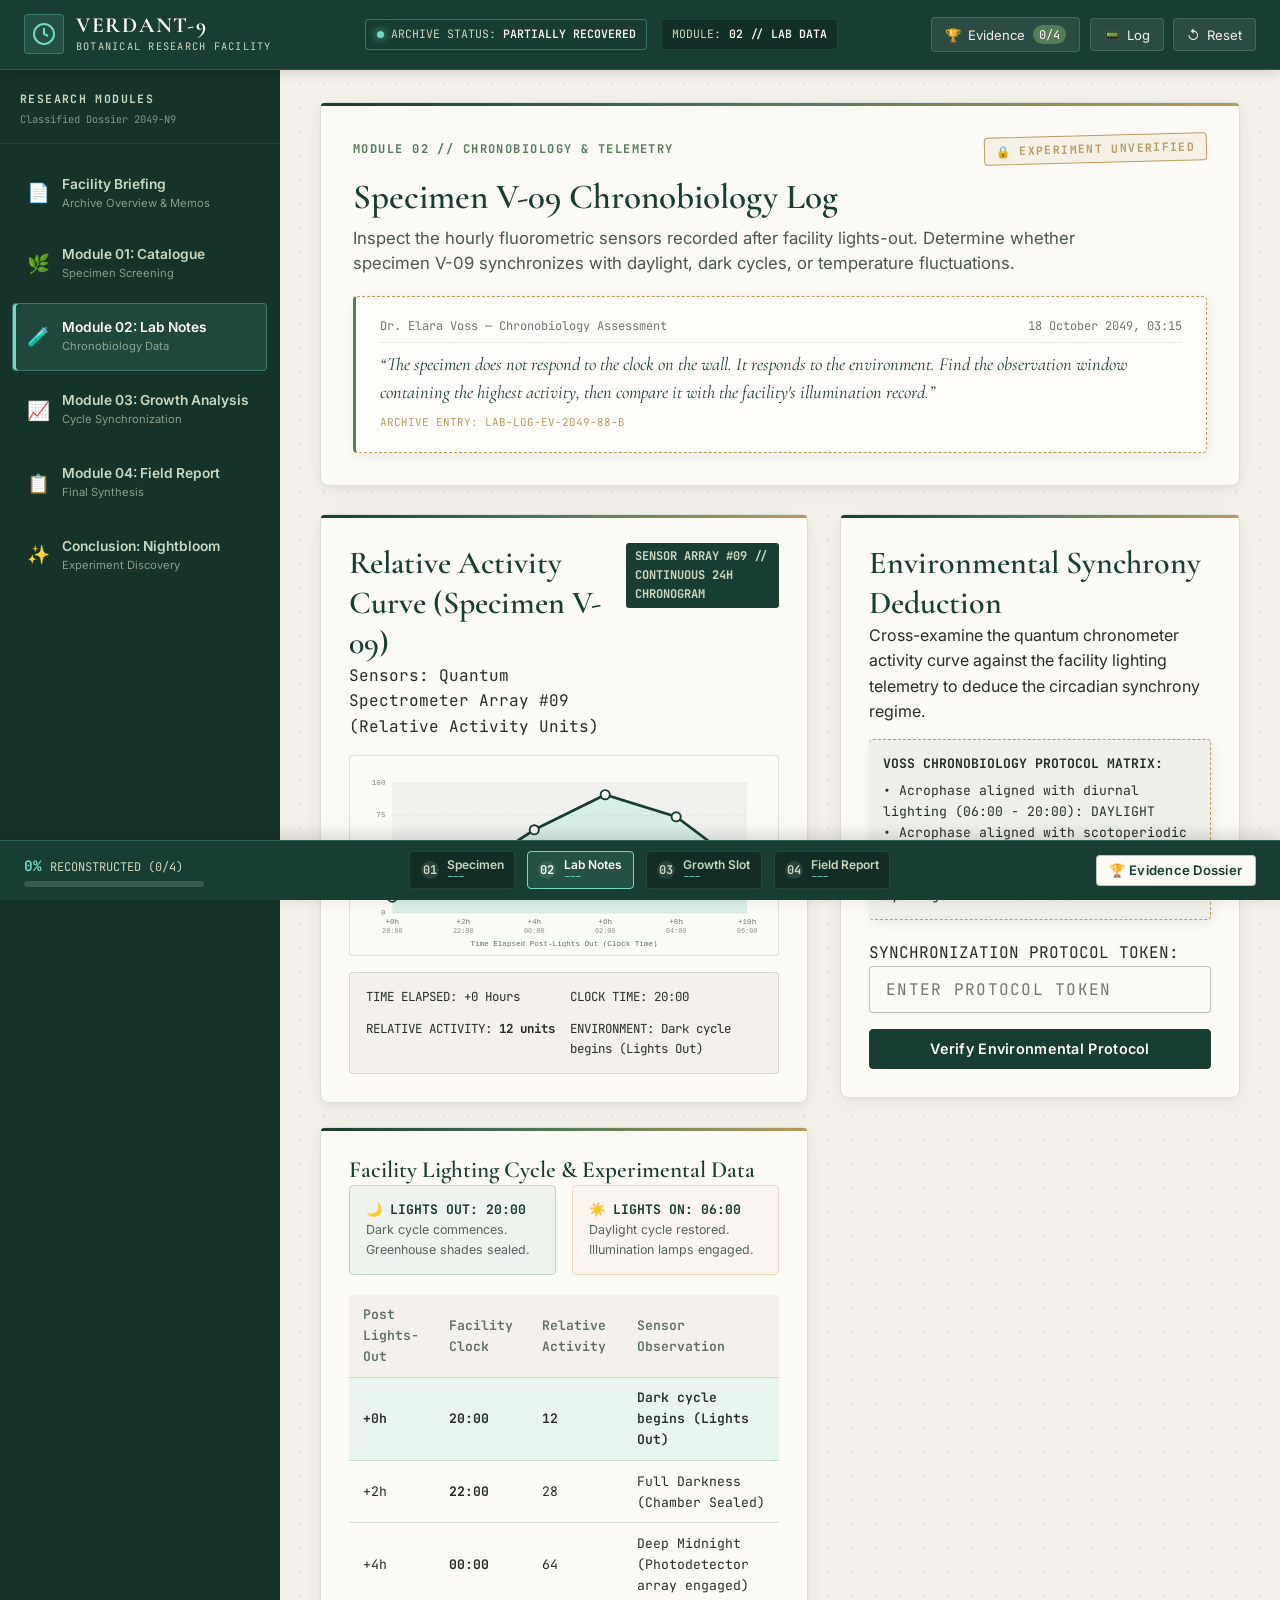
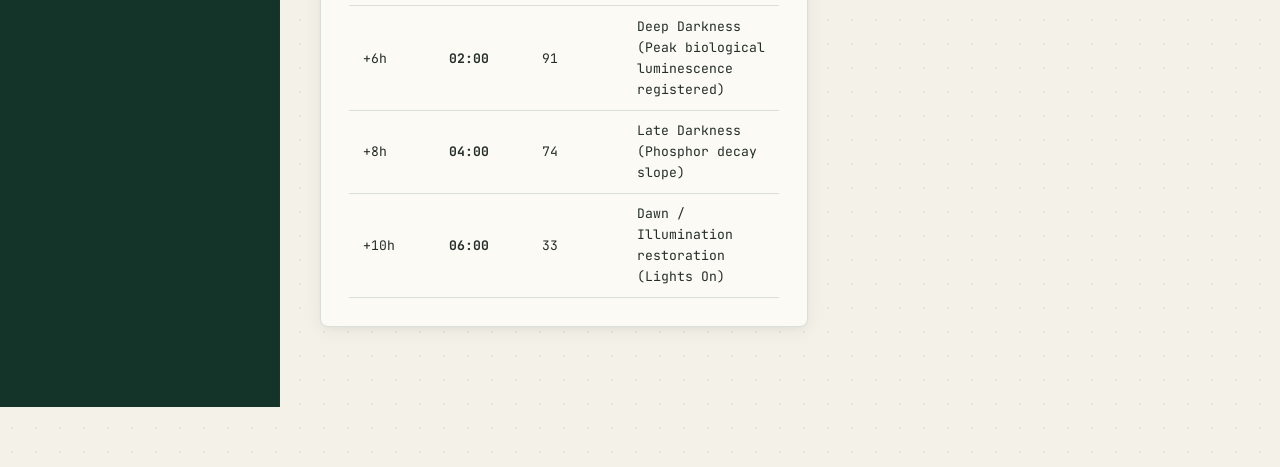
<file: lab-notes.html>
<!DOCTYPE html>
<html lang="en">
<head>
  <meta charset="UTF-8" />
  <meta name="viewport" content="width=device-width, initial-scale=1.0" />
  <title>Module 02: Laboratory Notes — VERDANT-9</title>
  <link rel="preconnect" href="https://fonts.googleapis.com">
  <link rel="preconnect" href="https://fonts.gstatic.com" crossorigin>
  <link href="https://fonts.googleapis.com/css2?family=Cormorant+Garamond:ital,wght@0,500;0,600;0,700;1,400&family=Inter:wght@300;400;500;600;700&family=JetBrains+Mono:wght@400;500;600;700&family=Playfair+Display:ital,wght@0,600;0,700;1,400&display=swap" rel="stylesheet">
  <link rel="stylesheet" href="style.css" />
</head>
<body>
  <div class="verdant-shell">
    <!-- TopBar -->
    <header class="facility-topbar" role="banner">
      <div class="topbar-left">
        <button id="mobileNavToggle" class="mobile-toggle" aria-label="Toggle navigation">☰</button>
        <a href="index.html" class="facility-brand">
          <div class="brand-icon-box">
            <svg width="24" height="24" viewBox="0 0 24 24" fill="none" stroke="currentColor" stroke-width="2"><path d="M12 2a10 10 0 0 1 10 10c0 5.523-4.477 10-10 10S2 17.523 2 12A10 10 0 0 1 12 2z"/><path d="M12 6v6l4 2"/></svg>
          </div>
          <div class="brand-text">
            <div class="brand-title">VERDANT-9</div>
            <div class="brand-sub">BOTANICAL RESEARCH FACILITY</div>
          </div>
        </a>
      </div>

      <div class="topbar-center">
        <div class="status-pill status-archive">
          <span class="status-dot pulsing"></span>
          <span class="status-label">ARCHIVE STATUS:</span>
          <span id="archiveStatusVal" class="status-val">PARTIALLY RECOVERED</span>
        </div>
        <div class="status-pill hidden-mobile">
          <span class="status-label">MODULE:</span>
          <span class="status-val">02 // LAB DATA</span>
        </div>
      </div>

      <div class="topbar-right">
        <button id="topbarEvidenceBtn" class="btn-toolbar" title="View Evidence Dossier">
          🏆 <span class="toolbar-btn-text">Evidence</span>
          <span id="evidenceCounter" class="evidence-counter">0/4</span>
        </button>
        <button id="topbarLogBtn" class="btn-toolbar" title="View Activity Log">
          📟 <span class="toolbar-btn-text">Log</span>
        </button>
        <button id="topbarResetBtn" class="btn-toolbar btn-toolbar-danger" title="Reset Progress">
          ↺ <span class="toolbar-btn-text">Reset</span>
        </button>
      </div>
    </header>

    <div class="facility-body-grid">
      <!-- Sidebar -->
      <aside id="researchSidebar" class="research-sidebar" aria-label="Research Modules">
        <div class="sidebar-header">
          <div class="sidebar-section-title">RESEARCH MODULES</div>
          <div class="sidebar-subtext">Classified Dossier 2049-N9</div>
        </div>

        <nav class="sidebar-nav">
          <a href="index.html" class="sidebar-link">
            <div class="link-icon-col">📄</div>
            <div class="link-text-col">
              <div class="link-title">Facility Briefing</div>
              <div class="link-subtitle">Archive Overview & Memos</div>
            </div>
          </a>

          <a href="specimens.html" class="sidebar-link">
            <div class="link-icon-col">🌿</div>
            <div class="link-text-col">
              <div class="link-title">Module 01: Catalogue</div>
              <div class="link-subtitle">Specimen Screening</div>
              <div id="sidePill1" class="link-evidence-pill font-mono"></div>
            </div>
          </a>

          <a href="lab-notes.html" class="sidebar-link active">
            <div class="link-icon-col">🧪</div>
            <div class="link-text-col">
              <div class="link-title">Module 02: Lab Notes</div>
              <div class="link-subtitle">Chronobiology Data</div>
              <div id="sidePill2" class="link-evidence-pill font-mono"></div>
            </div>
          </a>

          <a href="growth-chart.html" class="sidebar-link">
            <div class="link-icon-col">📈</div>
            <div class="link-text-col">
              <div class="link-title">Module 03: Growth Analysis</div>
              <div class="link-subtitle">Cycle Synchronization</div>
              <div id="sidePill3" class="link-evidence-pill font-mono"></div>
            </div>
          </a>

          <a href="field-report.html" class="sidebar-link">
            <div class="link-icon-col">📋</div>
            <div class="link-text-col">
              <div class="link-title">Module 04: Field Report</div>
              <div class="link-subtitle">Final Synthesis</div>
              <div id="sidePill4" class="link-evidence-pill font-mono"></div>
            </div>
          </a>

          <a href="completion.html" class="sidebar-link">
            <div class="link-icon-col">✨</div>
            <div class="link-text-col">
              <div class="link-title">Conclusion: Nightbloom</div>
              <div class="link-subtitle">Experiment Discovery</div>
            </div>
          </a>
        </nav>
      </aside>

      <!-- Main Page Content -->
      <main class="facility-main-content">
        <div class="module-page-container">
          <!-- Header Banner -->
          <section class="module-header-banner paper-sheet">
            <div class="banner-top-row">
              <div class="module-badge font-mono">MODULE 02 // CHRONOBIOLOGY & TELEMETRY</div>
              <span id="moduleHeaderStamp" class="archive-stamp stamp-active font-mono">🔒 EXPERIMENT UNVERIFIED</span>
            </div>

            <h1 class="module-page-title">Specimen V-09 Chronobiology Log</h1>
            <p class="module-page-desc">
              Inspect the hourly fluorometric sensors recorded after facility lights-out. Determine whether specimen V-09 synchronizes with daylight, dark cycles, or temperature fluctuations.
            </p>

            <!-- Voss Handwritten Lab Note -->
            <div class="voss-memo-card paper-sheet-torn">
              <div class="voss-memo-header">
                <span class="font-mono">Dr. Elara Voss — Chronobiology Assessment</span>
                <span class="font-mono">18 October 2049, 03:15</span>
              </div>
              <div class="voss-memo-text">
                “The specimen does not respond to the clock on the wall. It responds to the environment. Find the observation window containing the highest activity, then compare it with the facility's illumination record.”
              </div>
              <div class="voss-memo-footer font-mono">
                ARCHIVE ENTRY: LAB-LOG-EV-2049-88-B
              </div>
            </div>
          </section>

          <!-- Split Layout Grid -->
          <div class="lab-layout-grid">
            <!-- Left Column: Chart & Table -->
            <div class="lab-data-col">
              <!-- SVG Activity Chart -->
              <div class="chart-card paper-sheet">
                <div class="chart-header">
                  <div>
                    <h2 class="chart-title font-serif">Relative Activity Curve (Specimen V-09)</h2>
                    <div class="chart-subtitle font-mono">Sensors: Quantum Spectrometer Array #09 (Relative Activity Units)</div>
                  </div>
                  <div class="chart-badge font-mono">
                    SENSOR ARRAY #09 // CONTINUOUS 24H CHRONOGRAM
                  </div>
                </div>

                <div class="svg-chart-wrapper">
                  <svg id="activitySvg" viewBox="0 0 540 240" class="activity-svg-chart" role="img">
                    <rect x="45" y="25" width="465" height="170" fill="rgba(24, 61, 50, 0.04)" />
                    <!-- Grid Lines -->
                    <line x1="45" y1="195" x2="510" y2="195" stroke="#E0DBCF" stroke-width="1"/>
                    <line x1="45" y1="152" x2="510" y2="152" stroke="#E0DBCF" stroke-width="1" stroke-dasharray="3 3"/>
                    <line x1="45" y1="110" x2="510" y2="110" stroke="#E0DBCF" stroke-width="1" stroke-dasharray="3 3"/>
                    <line x1="45" y1="67" x2="510" y2="67" stroke="#E0DBCF" stroke-width="1" stroke-dasharray="3 3"/>
                    <line x1="45" y1="25" x2="510" y2="25" stroke="#E0DBCF" stroke-width="1" stroke-dasharray="3 3"/>

                    <text x="36" y="198" text-anchor="end" font-size="10" fill="#7C887F" font-family="monospace">0</text>
                    <text x="36" y="155" text-anchor="end" font-size="10" fill="#7C887F" font-family="monospace">25</text>
                    <text x="36" y="113" text-anchor="end" font-size="10" fill="#7C887F" font-family="monospace">50</text>
                    <text x="36" y="70" text-anchor="end" font-size="10" fill="#7C887F" font-family="monospace">75</text>
                    <text x="36" y="28" text-anchor="end" font-size="10" fill="#7C887F" font-family="monospace">100</text>

                    <!-- Shaded Area Under Line -->
                    <path d="M 45,174.6 L 45,174.6 L 138,147.4 L 231,86.2 L 324,40.3 L 417,69.2 L 510,138.9 L 510,195 L 45,195 Z" fill="rgba(114, 217, 197, 0.2)"/>

                    <!-- Main Curve Line -->
                    <path d="M 45,174.6 L 138,147.4 L 231,86.2 L 324,40.3 L 417,69.2 L 510,138.9" fill="none" stroke="#183D32" stroke-width="3.5" stroke-linecap="round"/>

                    <!-- Interactive Data Points -->
                    <g class="chart-point" data-index="0" style="cursor: pointer;">
                      <circle cx="45" cy="174.6" r="6" fill="#FBFAF5" stroke="#183D32" stroke-width="2.5"/>
                      <text x="45" y="210" text-anchor="middle" font-size="10" fill="#6A786F" font-family="monospace">+0h</text>
                      <text x="45" y="222" text-anchor="middle" font-size="9" fill="#8A928C" font-family="monospace">20:00</text>
                    </g>

                    <g class="chart-point" data-index="1" style="cursor: pointer;">
                      <circle cx="138" cy="147.4" r="6" fill="#FBFAF5" stroke="#183D32" stroke-width="2.5"/>
                      <text x="138" y="210" text-anchor="middle" font-size="10" fill="#6A786F" font-family="monospace">+2h</text>
                      <text x="138" y="222" text-anchor="middle" font-size="9" fill="#8A928C" font-family="monospace">22:00</text>
                    </g>

                    <g class="chart-point" data-index="2" style="cursor: pointer;">
                      <circle cx="231" cy="86.2" r="6" fill="#FBFAF5" stroke="#183D32" stroke-width="2.5"/>
                      <text x="231" y="210" text-anchor="middle" font-size="10" fill="#6A786F" font-family="monospace">+4h</text>
                      <text x="231" y="222" text-anchor="middle" font-size="9" fill="#8A928C" font-family="monospace">00:00</text>
                    </g>

                    <g class="chart-point" data-index="3" style="cursor: pointer;">
                      <circle cx="324" cy="40.3" r="6" fill="#FBFAF5" stroke="#183D32" stroke-width="2.5"/>
                      <text x="324" y="210" text-anchor="middle" font-size="10" fill="#6A786F" font-family="monospace">+6h</text>
                      <text x="324" y="222" text-anchor="middle" font-size="9" fill="#8A928C" font-family="monospace">02:00</text>
                    </g>

                    <g class="chart-point" data-index="4" style="cursor: pointer;">
                      <circle cx="417" cy="69.2" r="6" fill="#FBFAF5" stroke="#183D32" stroke-width="2.5"/>
                      <text x="417" y="210" text-anchor="middle" font-size="10" fill="#6A786F" font-family="monospace">+8h</text>
                      <text x="417" y="222" text-anchor="middle" font-size="9" fill="#8A928C" font-family="monospace">04:00</text>
                    </g>

                    <g class="chart-point" data-index="5" style="cursor: pointer;">
                      <circle cx="510" cy="138.9" r="6" fill="#FBFAF5" stroke="#183D32" stroke-width="2.5"/>
                      <text x="510" y="210" text-anchor="middle" font-size="10" fill="#6A786F" font-family="monospace">+10h</text>
                      <text x="510" y="222" text-anchor="middle" font-size="9" fill="#8A928C" font-family="monospace">06:00</text>
                    </g>

                    <text x="270" y="238" text-anchor="middle" font-size="10" fill="#547C59" font-family="monospace">Time Elapsed Post-Lights Out (Clock Time)</text>
                  </svg>
                </div>

                <div id="pointInspector" class="point-inspection-band font-mono">
                  <div class="inspect-item">
                    <span class="inspect-label">TIME ELAPSED:</span>
                    <span id="inspectHours" class="inspect-val">+6 Hours</span>
                  </div>
                  <div class="inspect-item">
                    <span class="inspect-label">CLOCK TIME:</span>
                    <span id="inspectClock" class="inspect-val">02:00</span>
                  </div>
                  <div class="inspect-item">
                    <span class="inspect-label">RELATIVE ACTIVITY:</span>
                    <strong id="inspectActivity" class="inspect-val text-primary">91 units</strong>
                  </div>
                  <div class="inspect-item">
                    <span class="inspect-label">ENVIRONMENT:</span>
                    <span id="inspectEnv" class="inspect-val">Deep Darkness (Peak biological luminescence registered)</span>
                  </div>
                </div>
              </div>

              <!-- Schedule & Table -->
              <div class="schedule-table-card paper-sheet">
                <h3 class="card-section-title font-serif">Facility Lighting Cycle & Experimental Data</h3>

                <div class="schedule-callout-row">
                  <div class="schedule-box dark-schedule">
                    <div>
                      <div class="schedule-title font-mono">🌙 LIGHTS OUT: 20:00</div>
                      <div class="schedule-detail">Dark cycle commences. Greenhouse shades sealed.</div>
                    </div>
                  </div>
                  <div class="schedule-box day-schedule">
                    <div>
                      <div class="schedule-title font-mono">☀️ LIGHTS ON: 06:00</div>
                      <div class="schedule-detail">Daylight cycle restored. Illumination lamps engaged.</div>
                    </div>
                  </div>
                </div>

                <div class="data-table-container">
                  <table class="lab-data-table font-mono">
                    <thead>
                      <tr>
                        <th>Post Lights-Out</th>
                        <th>Facility Clock</th>
                        <th>Relative Activity</th>
                        <th>Sensor Observation</th>
                      </tr>
                    </thead>
                    <tbody id="labTableBody">
                      <tr data-index="0" style="cursor: pointer;">
                        <td>+0h</td>
                        <td><strong>20:00</strong></td>
                        <td>12</td>
                        <td>Dark cycle begins (Lights Out)</td>
                      </tr>
                      <tr data-index="1" style="cursor: pointer;">
                        <td>+2h</td>
                        <td><strong>22:00</strong></td>
                        <td>28</td>
                        <td>Full Darkness (Chamber Sealed)</td>
                      </tr>
                      <tr data-index="2" style="cursor: pointer;">
                        <td>+4h</td>
                        <td><strong>00:00</strong></td>
                        <td>64</td>
                        <td>Deep Midnight (Photodetector array engaged)</td>
                      </tr>
                      <tr data-index="3" style="cursor: pointer;">
                        <td>+6h</td>
                        <td><strong>02:00</strong></td>
                        <td>91</td>
                        <td>Deep Darkness (Peak biological luminescence registered)</td>
                      </tr>
                      <tr data-index="4" style="cursor: pointer;">
                        <td>+8h</td>
                        <td><strong>04:00</strong></td>
                        <td>74</td>
                        <td>Late Darkness (Phosphor decay slope)</td>
                      </tr>
                      <tr data-index="5" style="cursor: pointer;">
                        <td>+10h</td>
                        <td><strong>06:00</strong></td>
                        <td>33</td>
                        <td>Dawn / Illumination restoration (Lights On)</td>
                      </tr>
                    </tbody>
                  </table>
                </div>
              </div>
            </div>

            <!-- Right Column: Hypothesis & Submission -->
            <div class="lab-analysis-col">
              <div class="analysis-card paper-sheet">
                <h2 class="analysis-heading font-serif">Environmental Synchrony Deduction</h2>
                <p class="analysis-prompt">
                  Cross-examine the quantum chronometer activity curve against the facility lighting telemetry to deduce the circadian synchrony regime.
                </p>

                <div class="protocol-matrix-box paper-sheet-torn font-mono" style="padding: 0.85rem; background: rgba(24, 61, 50, 0.05); margin-bottom: 1.25rem; font-size: 0.82rem; border-left: 3px solid var(--forest-accent);">
                  <div style="font-weight: bold; margin-bottom: 0.35rem; color: var(--forest-deep);">VOSS CHRONOBIOLOGY PROTOCOL MATRIX:</div>
                  <div>• Acrophase aligned with diurnal lighting (06:00 - 20:00): <code>DAYLIGHT</code></div>
                  <div>• Acrophase aligned with scotoperiodic darkness (20:00 - 06:00): <code>DARK-CYCLE</code></div>
                  <div>• Acrophase driven by thermal HVAC cycling: <code>TEMPERATURE-CYCLE</code></div>
                </div>

                <form id="labPatternForm">
                  <div class="form-group" style="margin-bottom: 1rem;">
                    <label for="patternInput" class="font-mono form-label">SYNCHRONIZATION PROTOCOL TOKEN:</label>
                    <input id="patternInput" type="text" placeholder="ENTER PROTOCOL TOKEN" class="form-input" autocomplete="off" />
                  </div>

                  <div id="labFeedback" style="display: none;" class="feedback-alert font-mono"></div>

                  <div id="completedLabView" style="display: none;" class="success-recovery-card font-mono">
                    <div class="recovery-lead">
                      <strong>✓ OBSERVATION VERIFIED</strong>
                    </div>
                    <p>Peak Chrono-Vector: <strong>91 units at 02:00</strong></p>
                    <p>Verified Synchrony Regime: <strong>DARK-CYCLE</strong></p>
                    <a href="growth-chart.html" class="btn btn-primary btn-block">Proceed to Module 03: Growth Analysis →</a>
                  </div>

                  <button id="submitPatternBtn" type="submit" class="btn btn-primary btn-block">
                    Verify Environmental Protocol
                  </button>
                </form>
              </div>
            </div>
          </div>
        </div>
      </main>
    </div>

    <!-- Bottom Progress Bar -->
    <footer class="facility-progress-bar" role="contentinfo">
      <div class="progress-container">
        <div class="progress-summary-col">
          <div class="progress-label">
            <span id="progressPercent" class="progress-percent">0%</span>
            <span id="progressDesc" class="progress-desc">RECONSTRUCTED (0/4)</span>
          </div>
          <div class="progress-track">
            <div id="progressFill" class="progress-fill" style="width: 0%;"></div>
          </div>
        </div>
        <div class="progress-steps-col">
          <a href="specimens.html" id="stepBadge1" class="step-badge-btn" title="Module 01">
            <div class="step-num">01</div>
            <div class="step-meta">
              <span class="step-title">Specimen</span>
              <span id="stepToken1" class="step-token font-mono">---</span>
            </div>
          </a>
          <a href="lab-notes.html" id="stepBadge2" class="step-badge-btn step-current" title="Module 02">
            <div class="step-num">02</div>
            <div class="step-meta">
              <span class="step-title">Lab Notes</span>
              <span id="stepToken2" class="step-token font-mono">---</span>
            </div>
          </a>
          <a href="growth-chart.html" id="stepBadge3" class="step-badge-btn" title="Module 03">
            <div class="step-num">03</div>
            <div class="step-meta">
              <span class="step-title">Growth Slot</span>
              <span id="stepToken3" class="step-token font-mono">---</span>
            </div>
          </a>
          <a href="field-report.html" id="stepBadge4" class="step-badge-btn" title="Module 04">
            <div class="step-num">04</div>
            <div class="step-meta">
              <span class="step-title">Field Report</span>
              <span id="stepToken4" class="step-token font-mono">---</span>
            </div>
          </a>
        </div>
        <div class="progress-action-col">
          <button id="bottomEvidenceBtn" class="btn btn-secondary btn-sm">🏆 Evidence Dossier</button>
        </div>
      </div>
    </footer>
  </div>

  <!-- Evidence Modal -->
  <div id="evidenceModal" class="modal-backdrop">
    <div class="modal-container evidence-modal">
      <div class="modal-header">
        <h3 class="font-serif">RESEARCH DOSSIER & EVIDENCE</h3>
        <button class="btn-icon modal-close-trigger">✕</button>
      </div>
      <div class="modal-body">
        <div class="evidence-list">
          <div id="evItem1" class="evidence-card evidence-locked">
            <div class="evidence-header-row"><span class="evidence-source-tag font-mono">PART 01</span><span id="evItem1Stamp" class="archive-stamp stamp-restricted">🔒 NOT RECOVERED</span></div>
            <div id="evItem1Val" class="evidence-value-box font-mono">NOT RECOVERED</div>
          </div>
          <div id="evItem2" class="evidence-card evidence-locked">
            <div class="evidence-header-row"><span class="evidence-source-tag font-mono">PART 02</span><span id="evItem2Stamp" class="archive-stamp stamp-restricted">🔒 NOT RECOVERED</span></div>
            <div id="evItem2Val" class="evidence-value-box font-mono">NOT RECOVERED</div>
          </div>
          <div id="evItem3" class="evidence-card evidence-locked">
            <div class="evidence-header-row"><span class="evidence-source-tag font-mono">PART 03</span><span id="evItem3Stamp" class="archive-stamp stamp-restricted">🔒 NOT RECOVERED</span></div>
            <div id="evItem3Val" class="evidence-value-box font-mono">NOT RECOVERED</div>
          </div>
          <div id="evItem4" class="evidence-card evidence-locked">
            <div class="evidence-header-row"><span class="evidence-source-tag font-mono">PART 04</span><span id="evItem4Stamp" class="archive-stamp stamp-restricted">🔒 NOT RECOVERED</span></div>
            <div id="evItem4Val" class="evidence-value-box font-mono">NOT RECOVERED</div>
          </div>
        </div>
      </div>
      <div class="modal-footer"><button class="btn btn-secondary modal-close-trigger">Close</button></div>
    </div>
  </div>

  <!-- Activity Log Modal -->
  <div id="logModal" class="modal-backdrop">
    <div class="modal-container log-modal">
      <div class="modal-header"><h3 class="font-serif">FACILITY ACTIVITY LOG</h3><button class="btn-icon modal-close-trigger">✕</button></div>
      <div class="modal-body log-modal-body font-mono"><div id="logEntriesList" class="log-entries-list"></div></div>
      <div class="modal-footer"><span id="logBufferSize" class="font-mono text-muted">0 events</span><button class="btn btn-secondary modal-close-trigger">Close</button></div>
    </div>
  </div>

  <!-- Reset Modal -->
  <div id="resetModal" class="modal-backdrop">
    <div class="modal-container">
      <div class="modal-header"><h3 class="font-serif text-warning">Reset Research Archive?</h3><button class="btn-icon modal-close-trigger">✕</button></div>
      <div class="modal-body"><p>Are you sure you want to clear your current progress and reset all four research modules back to unrecovered state?</p></div>
      <div class="modal-footer"><button class="btn btn-secondary modal-close-trigger">Cancel</button><button id="confirmResetBtn" class="btn btn-danger">Confirm Reset</button></div>
    </div>
  </div>

  <script src="script.js"></script>
  <script>
    document.addEventListener('DOMContentLoaded', () => {
      const state = Verdant.getState();
      const dataset = [
        { h: 0, time: "20:00", act: 12, env: "Dark cycle begins (Lights Out)" },
        { h: 2, time: "22:00", act: 28, env: "Full Darkness (Chamber Sealed)" },
        { h: 4, time: "00:00", act: 64, env: "Deep Midnight (Photodetector array engaged)" },
        { h: 6, time: "02:00", act: 91, env: "Deep Darkness (Peak biological luminescence registered)" },
        { h: 8, time: "04:00", act: 74, env: "Late Darkness (Phosphor decay slope)" },
        { h: 10, time: "06:00", act: 33, env: "Dawn / Illumination restoration (Lights On)" }
      ];

      if (state.completed.m2) {
        document.getElementById('moduleHeaderStamp').className = 'archive-stamp stamp-recovered font-mono';
        document.getElementById('moduleHeaderStamp').textContent = '✓ PATTERN RECOVERED: DARK-CYCLE';
        document.getElementById('completedLabView').style.display = 'flex';
        document.getElementById('submitPatternBtn').style.display = 'none';
      }

      // Remove hints UI call - hints disabled
      selectDataPoint(0);

      function selectDataPoint(idx) {
        const item = dataset[idx];
        if (!item) return;

        document.getElementById('inspectHours').textContent = `+${item.h} Hours`;
        document.getElementById('inspectClock').textContent = item.time;
        document.getElementById('inspectActivity').textContent = `${item.act} units`;
        document.getElementById('inspectEnv').textContent = item.env;

        // Highlight SVG node
        document.querySelectorAll('.chart-point').forEach((pt, i) => {
          if (i === idx) pt.classList.add('point-selected');
          else pt.classList.remove('point-selected');
        });

        // Highlight table row
        document.querySelectorAll('#labTableBody tr').forEach((tr, i) => {
          if (i === idx) tr.classList.add('table-row-selected');
          else tr.classList.remove('table-row-selected');
        });
      }

      // Add click listeners to SVG points and table rows
      document.querySelectorAll('.chart-point').forEach((pt, i) => {
        pt.addEventListener('click', () => selectDataPoint(i));
      });
      document.querySelectorAll('#labTableBody tr').forEach((tr, i) => {
        tr.addEventListener('click', () => selectDataPoint(i));
      });

      // Submit Form
      document.getElementById('labPatternForm').addEventListener('submit', (e) => {
        e.preventDefault();
        const input = document.getElementById('patternInput');
        const token = input ? input.value.trim().toUpperCase() : '';
        const feedback = document.getElementById('labFeedback');

        if (!token) {
          feedback.className = 'feedback-alert feedback-error font-mono';
          feedback.textContent = 'Please enter an environmental synchrony protocol token before submitting.';
          feedback.style.display = 'block';
          return;
        }

        if (token === 'DARK-CYCLE') {
          Verdant.unlockModule('m2', 'activityPattern', 'DARK-CYCLE', 'OBSERVATION VERIFIED: Specimen V-09 peak activity (91 units at 02:00) occurs during DARK-CYCLE.');
          feedback.className = 'feedback-alert feedback-success font-mono';
          feedback.textContent = '✓ SYNCHRONIZATION VERIFIED — Acrophase of 91 units is locked at 02:00 (+6h into darkness), aligning strictly with DARK-CYCLE.';
          feedback.style.display = 'block';

          document.getElementById('moduleHeaderStamp').className = 'archive-stamp stamp-recovered font-mono';
          document.getElementById('moduleHeaderStamp').textContent = '✓ PATTERN RECOVERED: DARK-CYCLE';

          document.getElementById('completedLabView').style.display = 'flex';
          document.getElementById('submitPatternBtn').style.display = 'none';
        } else {
          Verdant.addLog(`Incorrect pattern submission: ${token}.`, 'error', 'ERR-ANALYSIS');
          feedback.className = 'feedback-alert feedback-error font-mono';
          if (token === 'DAYLIGHT') {
            feedback.textContent = 'PROTOCOL REJECTED: DAYLIGHT occurs between 06:00 and 20:00. Peak luminescence was recorded at 02:00.';
          } else if (token === 'TEMPERATURE-CYCLE') {
            feedback.textContent = 'PROTOCOL REJECTED: Telemetry logs indicate thermal HVAC remained constant ±0.5°C; photon emission is photoperiod-dependent.';
          } else {
            feedback.textContent = `PROTOCOL REJECTED: "${token}" is not a recognized chronobiological protocol token in the Voss matrix.`;
          }
          feedback.style.display = 'block';
        }
      });
    });
  </script>
</body>
</html>
</file>
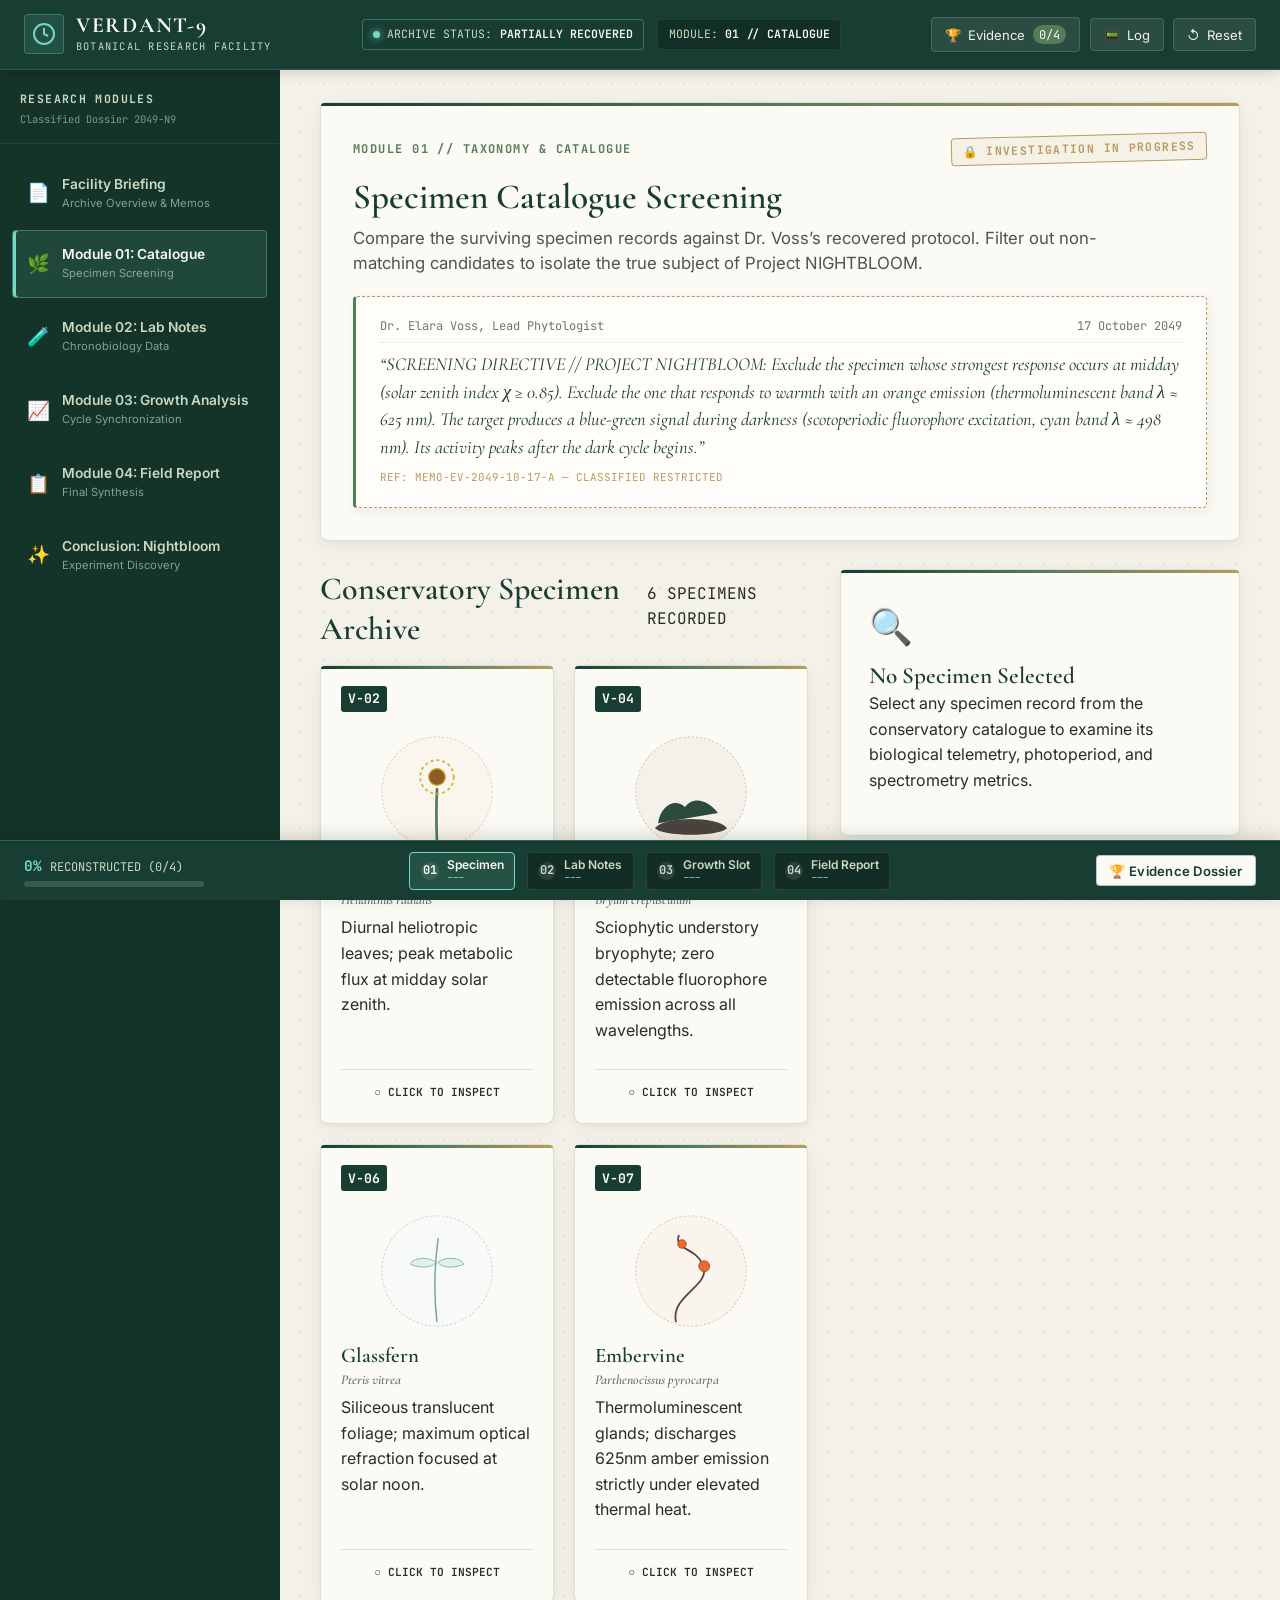
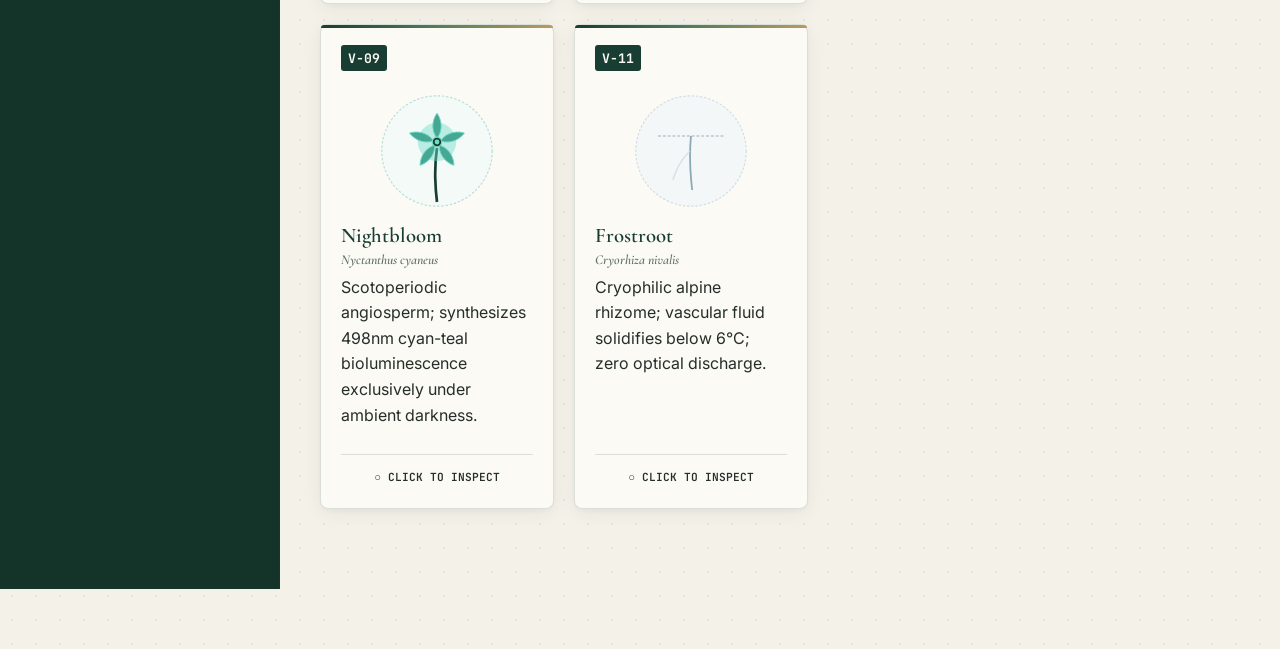
<file: specimens.html>
<!DOCTYPE html>
<html lang="en">
<head>
  <meta charset="UTF-8" />
  <meta name="viewport" content="width=device-width, initial-scale=1.0" />
  <title>Module 01: Specimen Catalogue — VERDANT-9</title>
  <link rel="preconnect" href="https://fonts.googleapis.com">
  <link rel="preconnect" href="https://fonts.gstatic.com" crossorigin>
  <link href="https://fonts.googleapis.com/css2?family=Cormorant+Garamond:ital,wght@0,500;0,600;0,700;1,400&family=Inter:wght@300;400;500;600;700&family=JetBrains+Mono:wght@400;500;600;700&family=Playfair+Display:ital,wght@0,600;0,700;1,400&display=swap" rel="stylesheet">
  <link rel="stylesheet" href="style.css" />
</head>
<body>
  <div class="verdant-shell">
    <!-- Facility TopBar -->
    <header class="facility-topbar" role="banner">
      <div class="topbar-left">
        <button id="mobileNavToggle" class="mobile-toggle" aria-label="Toggle navigation">☰</button>
        <a href="index.html" class="facility-brand">
          <div class="brand-icon-box">
            <svg width="24" height="24" viewBox="0 0 24 24" fill="none" stroke="currentColor" stroke-width="2"><path d="M12 2a10 10 0 0 1 10 10c0 5.523-4.477 10-10 10S2 17.523 2 12A10 10 0 0 1 12 2z"/><path d="M12 6v6l4 2"/></svg>
          </div>
          <div class="brand-text">
            <div class="brand-title">VERDANT-9</div>
            <div class="brand-sub">BOTANICAL RESEARCH FACILITY</div>
          </div>
        </a>
      </div>

      <div class="topbar-center">
        <div class="status-pill status-archive">
          <span class="status-dot pulsing"></span>
          <span class="status-label">ARCHIVE STATUS:</span>
          <span id="archiveStatusVal" class="status-val">PARTIALLY RECOVERED</span>
        </div>
        <div class="status-pill hidden-mobile">
          <span class="status-label">MODULE:</span>
          <span class="status-val">01 // CATALOGUE</span>
        </div>
      </div>

      <div class="topbar-right">
        <button id="topbarEvidenceBtn" class="btn-toolbar" title="View Evidence Dossier">
          🏆 <span class="toolbar-btn-text">Evidence</span>
          <span id="evidenceCounter" class="evidence-counter">0/4</span>
        </button>
        <button id="topbarLogBtn" class="btn-toolbar" title="View Activity Log">
          📟 <span class="toolbar-btn-text">Log</span>
        </button>
        <button id="topbarResetBtn" class="btn-toolbar btn-toolbar-danger" title="Reset Progress">
          ↺ <span class="toolbar-btn-text">Reset</span>
        </button>
      </div>
    </header>

    <div class="facility-body-grid">
      <!-- Sidebar -->
      <aside id="researchSidebar" class="research-sidebar" aria-label="Research Modules">
        <div class="sidebar-header">
          <div class="sidebar-section-title">RESEARCH MODULES</div>
          <div class="sidebar-subtext">Classified Dossier 2049-N9</div>
        </div>

        <nav class="sidebar-nav">
          <a href="index.html" class="sidebar-link">
            <div class="link-icon-col">📄</div>
            <div class="link-text-col">
              <div class="link-title">Facility Briefing</div>
              <div class="link-subtitle">Archive Overview & Memos</div>
            </div>
          </a>

          <a href="specimens.html" class="sidebar-link active">
            <div class="link-icon-col">🌿</div>
            <div class="link-text-col">
              <div class="link-title">Module 01: Catalogue</div>
              <div class="link-subtitle">Specimen Screening</div>
              <div id="sidePill1" class="link-evidence-pill font-mono"></div>
            </div>
          </a>

          <a href="lab-notes.html" class="sidebar-link">
            <div class="link-icon-col">🧪</div>
            <div class="link-text-col">
              <div class="link-title">Module 02: Lab Notes</div>
              <div class="link-subtitle">Chronobiology Data</div>
              <div id="sidePill2" class="link-evidence-pill font-mono"></div>
            </div>
          </a>

          <a href="growth-chart.html" class="sidebar-link">
            <div class="link-icon-col">📈</div>
            <div class="link-text-col">
              <div class="link-title">Module 03: Growth Analysis</div>
              <div class="link-subtitle">Cycle Synchronization</div>
              <div id="sidePill3" class="link-evidence-pill font-mono"></div>
            </div>
          </a>

          <a href="field-report.html" class="sidebar-link">
            <div class="link-icon-col">📋</div>
            <div class="link-text-col">
              <div class="link-title">Module 04: Field Report</div>
              <div class="link-subtitle">Final Synthesis</div>
              <div id="sidePill4" class="link-evidence-pill font-mono"></div>
            </div>
          </a>

          <a href="completion.html" class="sidebar-link">
            <div class="link-icon-col">✨</div>
            <div class="link-text-col">
              <div class="link-title">Conclusion: Nightbloom</div>
              <div class="link-subtitle">Experiment Discovery</div>
            </div>
          </a>
        </nav>
      </aside>

      <!-- Main Page Content -->
      <main class="facility-main-content">
        <div class="module-page-container">
          <!-- Header Banner -->
          <section class="module-header-banner paper-sheet">
            <div class="banner-top-row">
              <div class="module-badge font-mono">MODULE 01 // TAXONOMY & CATALOGUE</div>
              <span id="moduleHeaderStamp" class="archive-stamp stamp-active font-mono">🔒 INVESTIGATION IN PROGRESS</span>
            </div>

            <h1 class="module-page-title">Specimen Catalogue Screening</h1>
            <p class="module-page-desc">
              Compare the surviving specimen records against Dr. Voss’s recovered protocol. Filter out non-matching candidates to isolate the true subject of Project NIGHTBLOOM.
            </p>

            <!-- Voss Screening Memo -->
            <div class="voss-memo-card paper-sheet-torn">
              <div class="voss-memo-header">
                <span class="font-mono">Dr. Elara Voss, Lead Phytologist</span>
                <span class="font-mono">17 October 2049</span>
              </div>
              <div class="voss-memo-text">
                “SCREENING DIRECTIVE // PROJECT NIGHTBLOOM: Exclude the specimen whose strongest response occurs at midday (solar zenith index χ ≥ 0.85). Exclude the one that responds to warmth with an orange emission (thermoluminescent band λ ≈ 625 nm). The target produces a blue-green signal during darkness (scotoperiodic fluorophore excitation, cyan band λ ≈ 498 nm). Its activity peaks after the dark cycle begins.”
              </div>
              <div class="voss-memo-footer font-mono">
                REF: MEMO-EV-2049-10-17-A — CLASSIFIED RESTRICTED
              </div>
            </div>
          </section>

          <!-- Main Layout Grid -->
          <div class="catalogue-layout-grid">
            <!-- Left Cards Grid -->
            <div class="catalogue-cards-col">
              <div class="cards-col-header">
                <h2 class="font-serif">Conservatory Specimen Archive</h2>
                <span class="specimen-count font-mono">6 SPECIMENS RECORDED</span>
              </div>

              <div id="specimenCardsGrid" class="specimen-cards-grid">
                <!-- V-02 Solcrest -->
                <div class="specimen-card paper-sheet" data-id="V-02" tabindex="0">
                  <div class="card-top-bar">
                    <span class="specimen-id-badge font-mono">V-02</span>
                  </div>
                  <div class="specimen-card-visual">
                    <svg width="120" height="120" viewBox="0 0 200 200" fill="none">
                      <circle cx="100" cy="100" r="92" fill="#FAF6EE" stroke="#E3DAC7" stroke-width="2" stroke-dasharray="4 3"/>
                      <path d="M100 185 Q98 135 100 95" stroke="#547C59" stroke-width="4.5" stroke-linecap="round"/>
                      <g transform="translate(100, 75)">
                        <circle cx="0" cy="0" r="14" fill="#8C5C26" stroke="#D4AF37" stroke-width="2"/>
                        <circle cx="0" cy="0" r="28" fill="none" stroke="#D4AF37" stroke-width="3" stroke-dasharray="5 5"/>
                      </g>
                    </svg>
                  </div>
                  <div class="specimen-card-info">
                    <h3 class="specimen-name font-serif">Solcrest</h3>
                    <div class="specimen-binomial font-serif">Helianthus radialis</div>
                    <p class="specimen-characteristic-snippet">Diurnal heliotropic leaves; peak metabolic flux at midday solar zenith.</p>
                  </div>
                  <div class="card-select-footer">
                    <span class="select-label font-mono text-muted">○ CLICK TO INSPECT</span>
                  </div>
                </div>

                <!-- V-04 Duskmoss -->
                <div class="specimen-card paper-sheet" data-id="V-04" tabindex="0">
                  <div class="card-top-bar">
                    <span class="specimen-id-badge font-mono">V-04</span>
                  </div>
                  <div class="specimen-card-visual">
                    <svg width="120" height="120" viewBox="0 0 200 200" fill="none">
                      <circle cx="100" cy="100" r="92" fill="#F4F1EA" stroke="#DBD4C4" stroke-width="2" stroke-dasharray="4 3"/>
                      <path d="M40 160 C55 140 145 140 160 160 C150 175 50 175 40 160Z" fill="#4A453E"/>
                      <path d="M45 152 C50 120 75 110 90 125 C105 105 130 115 145 135 Z" fill="#2D4A3E"/>
                    </svg>
                  </div>
                  <div class="specimen-card-info">
                    <h3 class="specimen-name font-serif">Duskmoss</h3>
                    <div class="specimen-binomial font-serif">Bryum crepusculum</div>
                    <p class="specimen-characteristic-snippet">Sciophytic understory bryophyte; zero detectable fluorophore emission across all wavelengths.</p>
                  </div>
                  <div class="card-select-footer">
                    <span class="select-label font-mono text-muted">○ CLICK TO INSPECT</span>
                  </div>
                </div>

                <!-- V-06 Glassfern -->
                <div class="specimen-card paper-sheet" data-id="V-06" tabindex="0">
                  <div class="card-top-bar">
                    <span class="specimen-id-badge font-mono">V-06</span>
                  </div>
                  <div class="specimen-card-visual">
                    <svg width="120" height="120" viewBox="0 0 200 200" fill="none">
                      <circle cx="100" cy="100" r="92" fill="#F7FAF8" stroke="#D3E0D8" stroke-width="2" stroke-dasharray="4 3"/>
                      <path d="M100 185 Q92 120 102 45" stroke="#7BA896" stroke-width="2.5"/>
                      <path d="M98 85 C80 73 56 81 56 89 C80 99 98 90 98 85Z" fill="rgba(195, 230, 218, 0.45)" stroke="#68A08C" stroke-width="1.2"/>
                      <path d="M102 85 C120 73 144 81 144 89 C120 99 102 90 102 85Z" fill="rgba(195, 230, 218, 0.45)" stroke="#68A08C" stroke-width="1.2"/>
                    </svg>
                  </div>
                  <div class="specimen-card-info">
                    <h3 class="specimen-name font-serif">Glassfern</h3>
                    <div class="specimen-binomial font-serif">Pteris vitrea</div>
                    <p class="specimen-characteristic-snippet">Siliceous translucent foliage; maximum optical refraction focused at solar noon.</p>
                  </div>
                  <div class="card-select-footer">
                    <span class="select-label font-mono text-muted">○ CLICK TO INSPECT</span>
                  </div>
                </div>

                <!-- V-07 Embervine -->
                <div class="specimen-card paper-sheet" data-id="V-07" tabindex="0">
                  <div class="card-top-bar">
                    <span class="specimen-id-badge font-mono">V-07</span>
                  </div>
                  <div class="specimen-card-visual">
                    <svg width="120" height="120" viewBox="0 0 200 200" fill="none">
                      <circle cx="100" cy="100" r="92" fill="#FAF4EE" stroke="#E6D3C3" stroke-width="2" stroke-dasharray="4 3"/>
                      <path d="M75 185 C65 140 135 125 120 90 C108 60 70 65 80 40" stroke="#5E4334" stroke-width="3" fill="none"/>
                      <circle cx="122" cy="92" r="9" fill="#E86B30" stroke="#B84414" stroke-width="1.5"/>
                      <circle cx="85" cy="55" r="7" fill="#E86B30" stroke="#B84414" stroke-width="1.5"/>
                    </svg>
                  </div>
                  <div class="specimen-card-info">
                    <h3 class="specimen-name font-serif">Embervine</h3>
                    <div class="specimen-binomial font-serif">Parthenocissus pyrocarpa</div>
                    <p class="specimen-characteristic-snippet">Thermoluminescent glands; discharges 625nm amber emission strictly under elevated thermal heat.</p>
                  </div>
                  <div class="card-select-footer">
                    <span class="select-label font-mono text-muted">○ CLICK TO INSPECT</span>
                  </div>
                </div>

                <!-- V-09 Nightbloom (TARGET) -->
                <div class="specimen-card paper-sheet" data-id="V-09" tabindex="0">
                  <div class="card-top-bar">
                    <span class="specimen-id-badge font-mono">V-09</span>
                  </div>
                  <div class="specimen-card-visual">
                    <svg width="120" height="120" viewBox="0 0 200 200" fill="none">
                      <circle cx="100" cy="100" r="92" fill="#F4FAF8" stroke="#B8E0D7" stroke-width="2" stroke-dasharray="4 3"/>
                      <path d="M100 185 Q94 135 100 95" stroke="#183D32" stroke-width="4.5"/>
                      <g transform="translate(100, 85)">
                        <circle cx="0" cy="0" r="32" fill="rgba(114, 217, 197, 0.45)"/>
                        <path d="M0 -6 C-12 -22 -6 -40 0 -48 C6 -40 12 -22 0 -6Z" fill="#44A895" stroke="#72D9C5" stroke-width="1.5"/>
                        <path d="M0 -6 C-12 -22 -6 -40 0 -48 C6 -40 12 -22 0 -6Z" fill="#44A895" stroke="#72D9C5" stroke-width="1.5" transform="rotate(72)"/>
                        <path d="M0 -6 C-12 -22 -6 -40 0 -48 C6 -40 12 -22 0 -6Z" fill="#44A895" stroke="#72D9C5" stroke-width="1.5" transform="rotate(144)"/>
                        <path d="M0 -6 C-12 -22 -6 -40 0 -48 C6 -40 12 -22 0 -6Z" fill="#44A895" stroke="#72D9C5" stroke-width="1.5" transform="rotate(216)"/>
                        <path d="M0 -6 C-12 -22 -6 -40 0 -48 C6 -40 12 -22 0 -6Z" fill="#44A895" stroke="#72D9C5" stroke-width="1.5" transform="rotate(288)"/>
                        <circle cx="0" cy="0" r="8" fill="#183D32" stroke="#72D9C5" stroke-width="2"/>
                        <circle cx="0" cy="0" r="4" fill="#72D9C5"/>
                      </g>
                    </svg>
                  </div>
                  <div class="specimen-card-info">
                    <h3 class="specimen-name font-serif">Nightbloom</h3>
                    <div class="specimen-binomial font-serif">Nyctanthus cyaneus</div>
                    <p class="specimen-characteristic-snippet">Scotoperiodic angiosperm; synthesizes 498nm cyan-teal bioluminescence exclusively under ambient darkness.</p>
                  </div>
                  <div class="card-select-footer">
                    <span class="select-label font-mono text-muted">○ CLICK TO INSPECT</span>
                  </div>
                </div>

                <!-- V-11 Frostroot -->
                <div class="specimen-card paper-sheet" data-id="V-11" tabindex="0">
                  <div class="card-top-bar">
                    <span class="specimen-id-badge font-mono">V-11</span>
                  </div>
                  <div class="specimen-card-visual">
                    <svg width="120" height="120" viewBox="0 0 200 200" fill="none">
                      <circle cx="100" cy="100" r="92" fill="#F4F7F8" stroke="#D1DEE3" stroke-width="2" stroke-dasharray="4 3"/>
                      <line x1="45" y1="75" x2="155" y2="75" stroke="#9BB2BC" stroke-width="2" stroke-dasharray="5 3"/>
                      <path d="M100 75 Q96 115 102 165" stroke="#8CAAB5" stroke-width="3"/>
                      <path d="M98 100 Q78 120 70 148" stroke="#D3E2E6" stroke-width="2.5"/>
                    </svg>
                  </div>
                  <div class="specimen-card-info">
                    <h3 class="specimen-name font-serif">Frostroot</h3>
                    <div class="specimen-binomial font-serif">Cryorhiza nivalis</div>
                    <p class="specimen-characteristic-snippet">Cryophilic alpine rhizome; vascular fluid solidifies below 6°C; zero optical discharge.</p>
                  </div>
                  <div class="card-select-footer">
                    <span class="select-label font-mono text-muted">○ CLICK TO INSPECT</span>
                  </div>
                </div>
              </div>
            </div>

            <!-- Right Profile & Submission Column -->
            <div class="catalogue-profile-col">
              <div id="specimenProfileCard" class="specimen-profile-card paper-sheet">
                <!-- Injected via JavaScript upon card click -->
                <div id="emptyProfileView" class="empty-profile-placeholder">
                  <div style="font-size: 2.2rem; margin-bottom: 0.5rem;">🔍</div>
                  <h3 class="font-serif">No Specimen Selected</h3>
                  <p>Select any specimen record from the conservatory catalogue to examine its biological telemetry, photoperiod, and spectrometry metrics.</p>
                </div>

                <div id="activeProfileView" style="display: none;">
                  <div class="profile-header-band">
                    <div>
                      <div id="profileTag" class="profile-tag font-mono">SPECIMEN DOSSIER</div>
                      <h2 id="profileName" class="profile-title font-serif">Solcrest</h2>
                      <div id="profileBinomial" class="profile-binomial font-serif">Helianthus radialis</div>
                    </div>
                  </div>

                  <div class="profile-specs-table font-mono">
                    <div class="spec-row">
                      <span class="spec-label">Habitat:</span>
                      <span id="profileHabitat" class="spec-value">Conservatory Alpha</span>
                    </div>
                    <div class="spec-row">
                      <span class="spec-label">Photoperiod:</span>
                      <span id="profilePhotoperiod" class="spec-value">Diurnal</span>
                    </div>
                    <div class="spec-row">
                      <span class="spec-label">Temp Range:</span>
                      <span id="profileTemp" class="spec-value">24°C - 32°C</span>
                    </div>
                    <div class="spec-row">
                      <span class="spec-label">Emission λ:</span>
                      <span id="profileEmission" class="spec-value">0 nm (Non-emitting)</span>
                    </div>
                    <div class="spec-row">
                      <span class="spec-label">Zenith / Trigger:</span>
                      <span id="profilePeak" class="spec-value">Solar Zenith 1.00</span>
                    </div>
                  </div>

                  <div class="profile-notes-section">
                    <h4 class="notes-heading font-mono">RECORDED CHARACTERISTICS & FIELD OBSERVATION</h4>
                    <p id="profileCharacteristics" class="notes-text"></p>
                    <p id="profileFieldNotes" class="notes-detailed"></p>
                  </div>

                  <form id="specimenForm" class="profile-submission-box">
                    <div class="submission-prompt font-mono">
                      VERIFY SELECTED SPECIMEN AS PROJECT NIGHTBLOOM SUBJECT?
                    </div>

                    <div id="submissionFeedback" style="display: none;" class="feedback-alert font-mono"></div>

                    <div id="completedModuleView" style="display: none;" class="success-recovery-card font-mono">
                      <div class="recovery-lead">
                        <strong>✓ SPECIMEN IDENTIFIED</strong>
                      </div>
                      <p>Specimen ID <strong>V-09</strong> is registered to your research evidence dossier.</p>
                      <a href="lab-notes.html" class="btn btn-primary btn-block">Proceed to Module 02: Lab Notes →</a>
                    </div>

                    <button id="submitSpecimenBtn" type="submit" class="btn btn-primary btn-block">
                      Confirm Identification as Target Specimen
                    </button>
                  </form>
                </div>
              </div>
            </div>
          </div>
        </div>
      </main>
    </div>

    <!-- Bottom Progress Bar -->
    <footer class="facility-progress-bar" role="contentinfo">
      <div class="progress-container">
        <div class="progress-summary-col">
          <div class="progress-label">
            <span id="progressPercent" class="progress-percent">0%</span>
            <span id="progressDesc" class="progress-desc">RECONSTRUCTED (0/4)</span>
          </div>
          <div class="progress-track">
            <div id="progressFill" class="progress-fill" style="width: 0%;"></div>
          </div>
        </div>
        <div class="progress-steps-col">
          <a href="specimens.html" id="stepBadge1" class="step-badge-btn step-current" title="Module 01">
            <div class="step-num">01</div>
            <div class="step-meta">
              <span class="step-title">Specimen</span>
              <span id="stepToken1" class="step-token font-mono">---</span>
            </div>
          </a>
          <a href="lab-notes.html" id="stepBadge2" class="step-badge-btn" title="Module 02">
            <div class="step-num">02</div>
            <div class="step-meta">
              <span class="step-title">Lab Notes</span>
              <span id="stepToken2" class="step-token font-mono">---</span>
            </div>
          </a>
          <a href="growth-chart.html" id="stepBadge3" class="step-badge-btn" title="Module 03">
            <div class="step-num">03</div>
            <div class="step-meta">
              <span class="step-title">Growth Slot</span>
              <span id="stepToken3" class="step-token font-mono">---</span>
            </div>
          </a>
          <a href="field-report.html" id="stepBadge4" class="step-badge-btn" title="Module 04">
            <div class="step-num">04</div>
            <div class="step-meta">
              <span class="step-title">Field Report</span>
              <span id="stepToken4" class="step-token font-mono">---</span>
            </div>
          </a>
        </div>
        <div class="progress-action-col">
          <button id="bottomEvidenceBtn" class="btn btn-secondary btn-sm">🏆 Evidence Dossier</button>
        </div>
      </div>
    </footer>
  </div>

  <!-- Evidence Modal -->
  <div id="evidenceModal" class="modal-backdrop" role="dialog" aria-modal="true">
    <div class="modal-container evidence-modal">
      <div class="modal-header">
        <h3 class="font-serif">RESEARCH DOSSIER & EVIDENCE</h3>
        <button class="btn-icon modal-close-trigger">✕</button>
      </div>
      <div class="modal-body">
        <div class="evidence-list">
          <div id="evItem1" class="evidence-card evidence-locked">
            <div class="evidence-header-row">
              <span class="evidence-source-tag font-mono">PART 01 — Module 01: Catalogue</span>
              <span id="evItem1Stamp" class="archive-stamp stamp-restricted">🔒 NOT RECOVERED</span>
            </div>
            <div id="evItem1Val" class="evidence-value-box font-mono">NOT RECOVERED</div>
          </div>
          <div id="evItem2" class="evidence-card evidence-locked">
            <div class="evidence-header-row">
              <span class="evidence-source-tag font-mono">PART 02 — Module 02: Lab Notes</span>
              <span id="evItem2Stamp" class="archive-stamp stamp-restricted">🔒 NOT RECOVERED</span>
            </div>
            <div id="evItem2Val" class="evidence-value-box font-mono">NOT RECOVERED</div>
          </div>
          <div id="evItem3" class="evidence-card evidence-locked">
            <div class="evidence-header-row">
              <span class="evidence-source-tag font-mono">PART 03 — Module 03: Growth Analysis</span>
              <span id="evItem3Stamp" class="archive-stamp stamp-restricted">🔒 NOT RECOVERED</span>
            </div>
            <div id="evItem3Val" class="evidence-value-box font-mono">NOT RECOVERED</div>
          </div>
          <div id="evItem4" class="evidence-card evidence-locked">
            <div class="evidence-header-row">
              <span class="evidence-source-tag font-mono">PART 04 — Module 04: Field Report</span>
              <span id="evItem4Stamp" class="archive-stamp stamp-restricted">🔒 NOT RECOVERED</span>
            </div>
            <div id="evItem4Val" class="evidence-value-box font-mono">NOT RECOVERED</div>
          </div>
        </div>
      </div>
      <div class="modal-footer">
        <button class="btn btn-secondary modal-close-trigger">Close</button>
      </div>
    </div>
  </div>

  <!-- Activity Log Modal -->
  <div id="logModal" class="modal-backdrop">
    <div class="modal-container log-modal">
      <div class="modal-header">
        <h3 class="font-serif">FACILITY ACTIVITY LOG</h3>
        <button class="btn-icon modal-close-trigger">✕</button>
      </div>
      <div class="modal-body log-modal-body font-mono">
        <div id="logEntriesList" class="log-entries-list"></div>
      </div>
      <div class="modal-footer">
        <span id="logBufferSize" class="font-mono text-muted">0 events</span>
        <button class="btn btn-secondary modal-close-trigger">Close</button>
      </div>
    </div>
  </div>

  <!-- Reset Modal -->
  <div id="resetModal" class="modal-backdrop">
    <div class="modal-container">
      <div class="modal-header">
        <h3 class="font-serif text-warning">Reset Research Archive?</h3>
        <button class="btn-icon modal-close-trigger">✕</button>
      </div>
      <div class="modal-body">
        <p>Are you sure you want to clear your current progress and reset all four research modules back to unrecovered state?</p>
      </div>
      <div class="modal-footer">
        <button class="btn btn-secondary modal-close-trigger">Cancel</button>
        <button id="confirmResetBtn" class="btn btn-danger">Confirm Reset</button>
      </div>
    </div>
  </div>

  <script src="script.js"></script>
  <script>
    document.addEventListener('DOMContentLoaded', () => {
      let activeSpecimen = null;
      const state = Verdant.getState();

      // Check if module is already complete
      if (state.completed.m1) {
        document.getElementById('moduleHeaderStamp').className = 'archive-stamp stamp-recovered font-mono';
        document.getElementById('moduleHeaderStamp').textContent = '✓ SPECIMEN IDENTIFIED (V-09)';
      }

      function selectCard(id) {
        const found = SPECIMENS_DATA.find(s => s.id === id);
        if (!found) return;

        activeSpecimen = found;
        state.selectedSpecimen = id;
        Verdant.saveState(state);
        Verdant.addLog(`Specimen record ${id} (${found.name}) selected for inspection.`, 'info', 'CAT-SELECT');

        // Highlight cards
        document.querySelectorAll('.specimen-card').forEach(card => {
          if (card.dataset.id === id) {
            card.classList.add('selected-card');
            card.querySelector('.select-label').textContent = '● INSPECTING PROFILE';
            card.querySelector('.select-label').className = 'select-label font-mono text-primary';
          } else {
            card.classList.remove('selected-card');
            card.querySelector('.select-label').textContent = '○ CLICK TO INSPECT';
            card.querySelector('.select-label').className = 'select-label font-mono text-muted';
          }
        });

        // Show profile view
        document.getElementById('emptyProfileView').style.display = 'none';
        document.getElementById('activeProfileView').style.display = 'block';

        document.getElementById('profileTag').textContent = `SPECIMEN DOSSIER // ${found.id}`;
        document.getElementById('profileName').textContent = found.name;
        document.getElementById('profileBinomial').textContent = found.binomialName;
        document.getElementById('profileHabitat').textContent = found.habitat;
        document.getElementById('profilePhotoperiod').textContent = found.photoperiod;
        document.getElementById('profileTemp').textContent = found.temperatureRange;
        document.getElementById('profileEmission').textContent = found.emissionSpectrum;
        document.getElementById('profilePeak').textContent = found.activationLux || (found.solarZenithIndex ? `Zenith Index ${found.solarZenithIndex}` : 'Aperiodic');
        document.getElementById('profileCharacteristics').textContent = found.characteristics;
        document.getElementById('profileFieldNotes').textContent = found.fieldNotes;

        // Feedback alert reset
        const feedback = document.getElementById('submissionFeedback');
        feedback.style.display = 'none';

        // Check if already completed
        const currentState = Verdant.getState();
        if (currentState.completed.m1 && found.isTarget) {
          document.getElementById('completedModuleView').style.display = 'flex';
          document.getElementById('submitSpecimenBtn').style.display = 'none';
        } else {
          document.getElementById('completedModuleView').style.display = 'none';
          document.getElementById('submitSpecimenBtn').style.display = 'block';
        }
      }

      // Add click listeners to cards
      document.querySelectorAll('.specimen-card').forEach(card => {
        card.addEventListener('click', () => selectCard(card.dataset.id));
        card.addEventListener('keydown', (e) => {
          if (e.key === 'Enter' || e.key === ' ') selectCard(card.dataset.id);
        });
      });

      // Submit identification form
      document.getElementById('specimenForm').addEventListener('submit', (e) => {
        e.preventDefault();
        const feedback = document.getElementById('submissionFeedback');
        if (!activeSpecimen) {
          feedback.className = 'feedback-alert feedback-error font-mono';
          feedback.textContent = 'Please select a specimen card before submitting.';
          feedback.style.display = 'block';
          return;
        }

        if (activeSpecimen.isTarget) {
          Verdant.unlockModule('m1', 'specimenId', 'V-09', 'SPECIMEN IDENTIFIED: Specimen V-09 confirmed as Project NIGHTBLOOM subject.');
          feedback.className = 'feedback-alert feedback-success font-mono';
          feedback.textContent = '✓ SPECIMEN IDENTIFIED — Specimen V-09 matches all criteria from Dr. Voss\'s screening protocol.';
          feedback.style.display = 'block';

          document.getElementById('moduleHeaderStamp').className = 'archive-stamp stamp-recovered font-mono';
          document.getElementById('moduleHeaderStamp').textContent = '✓ SPECIMEN IDENTIFIED (V-09)';

          document.getElementById('completedModuleView').style.display = 'flex';
          document.getElementById('submitSpecimenBtn').style.display = 'none';
        } else {
          Verdant.addLog(`Failed identification attempt on ${activeSpecimen.id} (${activeSpecimen.name}).`, 'error', 'ERR-VERIFY');
          feedback.className = 'feedback-alert feedback-error font-mono';
          feedback.textContent = `IDENTIFICATION REJECTED: ${activeSpecimen.name} (${activeSpecimen.id}) does not meet the target criteria. ${activeSpecimen.exclusionReason || 'Re-evaluate the screening memo.'}`;
          feedback.style.display = 'block';
        }
      });
    });
  </script>
</body>
</html>
</file>
<file: style.css>
/* ==========================================================================
   VERDANT-9: THE LAST EXPERIMENT — VANILLA CSS STYLESHEET
   Set 4 of Webhunt Archive Series
   ========================================================================== */

:root {
  /* Canonical Art Direction Palette */
  --deep-forest: #183D32;
  --deep-forest-dark: #122A23;
  --botanical-green: #547C59;
  --pale-sage: #C9D8C1;
  --warm-ivory: #F4F1E8;
  --paper-white: #FBFAF5;
  --charcoal-text: #252E29;
  --muted-gold: #B99B60;
  --bioluminescent-cyan: #72D9C5;
  --warning-rust: #B85C45;

  /* Extended UI Tokens */
  --border-subtle: rgba(24, 61, 50, 0.14);
  --border-strong: rgba(24, 61, 50, 0.28);
  --shadow-paper: 0 4px 20px -2px rgba(24, 61, 50, 0.08), 0 2px 6px -1px rgba(24, 61, 50, 0.04);
  --shadow-card: 0 10px 30px -5px rgba(24, 61, 50, 0.12);
  --shadow-glow: 0 0 25px rgba(114, 217, 197, 0.45);

  /* Typography */
  --font-serif: 'Cormorant Garamond', 'Playfair Display', Georgia, serif;
  --font-sans: 'Inter', -apple-system, BlinkMacSystemFont, 'Segoe UI', Roboto, sans-serif;
  --font-mono: 'JetBrains Mono', 'Fira Code', 'Courier New', monospace;

  /* Layout */
  --sidebar-width: 280px;
  --header-height: 70px;
  --radius-sm: 4px;
  --radius-md: 8px;
  --radius-lg: 14px;
  --transition-fast: 150ms cubic-bezier(0.4, 0, 0.2, 1);
  --transition-normal: 260ms cubic-bezier(0.4, 0, 0.2, 1);
}

/* Base Reset */
*, *::before, *::after {
  box-sizing: border-box;
  margin: 0;
  padding: 0;
}

html {
  font-size: 16px;
  scroll-behavior: smooth;
  background-color: var(--warm-ivory);
  color: var(--charcoal-text);
  font-family: var(--font-sans);
  -webkit-font-smoothing: antialiased;
}

body {
  min-height: 100vh;
  line-height: 1.6;
  background-color: var(--warm-ivory);
  background-image: radial-gradient(rgba(84, 124, 89, 0.09) 1px, transparent 1px);
  background-size: 24px 24px;
}

/* Typography */
h1, h2, h3, h4, .font-serif {
  font-family: var(--font-serif);
  color: var(--deep-forest);
  line-height: 1.25;
  font-weight: 600;
}

h1 { font-size: 2.6rem; }
h2 { font-size: 2rem; }
h3 { font-size: 1.45rem; }
h4 { font-size: 1.15rem; }

p {
  color: var(--charcoal-text);
  margin-bottom: 0.85rem;
}

code, kbd, samp, pre, .font-mono {
  font-family: var(--font-mono);
}

/* App Shell */
.verdant-shell {
  display: flex;
  flex-direction: column;
  min-height: 100vh;
}

/* TopBar Header */
.facility-topbar {
  height: var(--header-height);
  background-color: var(--deep-forest);
  color: var(--warm-ivory);
  display: flex;
  align-items: center;
  justify-content: space-between;
  padding: 0 1.5rem;
  position: sticky;
  top: 0;
  z-index: 50;
  box-shadow: 0 2px 12px rgba(0, 0, 0, 0.15);
  border-bottom: 1px solid rgba(114, 217, 197, 0.2);
}

.topbar-left {
  display: flex;
  align-items: center;
  gap: 1rem;
}

.mobile-toggle {
  display: none;
  background: transparent;
  border: none;
  color: var(--paper-white);
  cursor: pointer;
  padding: 0.35rem;
  font-size: 1.4rem;
}

.facility-brand {
  display: flex;
  align-items: center;
  gap: 0.75rem;
  text-decoration: none;
  color: inherit;
}

.brand-icon-box {
  width: 40px;
  height: 40px;
  background: rgba(114, 217, 197, 0.12);
  border: 1px solid rgba(114, 217, 197, 0.3);
  border-radius: var(--radius-sm);
  display: flex;
  align-items: center;
  justify-content: center;
  color: var(--bioluminescent-cyan);
}

.brand-title {
  font-family: var(--font-serif);
  font-size: 1.35rem;
  font-weight: 700;
  letter-spacing: 0.08em;
  color: var(--paper-white);
  line-height: 1.1;
}

.brand-sub {
  font-family: var(--font-mono);
  font-size: 0.65rem;
  letter-spacing: 0.12em;
  color: var(--pale-sage);
}

.topbar-center {
  display: flex;
  align-items: center;
  gap: 0.85rem;
}

.status-pill {
  display: inline-flex;
  align-items: center;
  gap: 0.45rem;
  padding: 0.3rem 0.65rem;
  border-radius: var(--radius-sm);
  font-family: var(--font-mono);
  font-size: 0.72rem;
  background-color: rgba(0, 0, 0, 0.22);
  border: 1px solid rgba(255, 255, 255, 0.08);
}

.status-archive {
  border-color: rgba(114, 217, 197, 0.35);
  background-color: rgba(24, 61, 50, 0.65);
}

.status-dot {
  width: 7px;
  height: 7px;
  border-radius: 50%;
  background-color: var(--bioluminescent-cyan);
}

.status-dot.pulsing {
  box-shadow: 0 0 8px var(--bioluminescent-cyan);
  animation: subtleFlicker 2.5s infinite;
}

.status-label {
  color: var(--pale-sage);
}

.status-val {
  color: var(--paper-white);
  font-weight: 600;
}

.topbar-right {
  display: flex;
  align-items: center;
  gap: 0.6rem;
}

.btn-toolbar {
  display: inline-flex;
  align-items: center;
  gap: 0.45rem;
  padding: 0.45rem 0.8rem;
  background-color: rgba(255, 255, 255, 0.08);
  color: var(--warm-ivory);
  border: 1px solid rgba(255, 255, 255, 0.15);
  border-radius: var(--radius-sm);
  font-size: 0.82rem;
  font-family: var(--font-sans);
  cursor: pointer;
  transition: all var(--transition-fast);
}

.btn-toolbar:hover {
  background-color: rgba(255, 255, 255, 0.16);
  border-color: var(--pale-sage);
}

.btn-toolbar-danger:hover {
  background-color: rgba(184, 92, 69, 0.25);
  border-color: var(--warning-rust);
  color: #ff9880;
}

.evidence-counter {
  font-family: var(--font-mono);
  font-size: 0.75rem;
  background-color: var(--botanical-green);
  color: var(--paper-white);
  padding: 0.1rem 0.4rem;
  border-radius: 10px;
}

/* Layout Body Grid */
.facility-body-grid {
  display: flex;
  flex: 1;
  min-height: calc(100vh - var(--header-height) - 64px);
}

/* Sidebar */
.research-sidebar {
  width: var(--sidebar-width);
  background-color: #143329;
  border-right: 1px solid rgba(24, 61, 50, 0.4);
  display: flex;
  flex-direction: column;
  flex-shrink: 0;
  color: var(--warm-ivory);
  padding: 1.25rem 0;
  user-select: none;
}

.sidebar-header {
  padding: 0 1.25rem 1rem 1.25rem;
  border-bottom: 1px solid rgba(255, 255, 255, 0.08);
}

.sidebar-section-title {
  font-family: var(--font-mono);
  font-size: 0.72rem;
  font-weight: 700;
  letter-spacing: 0.12em;
  color: var(--pale-sage);
}

.sidebar-subtext {
  font-family: var(--font-mono);
  font-size: 0.65rem;
  color: rgba(201, 216, 193, 0.6);
  margin-top: 0.15rem;
}

.sidebar-nav {
  display: flex;
  flex-direction: column;
  gap: 0.35rem;
  padding: 1rem 0.75rem;
  flex: 1;
}

.sidebar-link {
  display: flex;
  align-items: center;
  gap: 0.75rem;
  padding: 0.7rem 0.85rem;
  border-radius: var(--radius-sm);
  text-decoration: none;
  color: var(--pale-sage);
  border: 1px solid transparent;
  transition: all var(--transition-fast);
}

.sidebar-link:hover {
  background-color: rgba(84, 124, 89, 0.18);
  color: var(--paper-white);
  border-color: rgba(84, 124, 89, 0.3);
}

.sidebar-link.active {
  background-color: rgba(114, 217, 197, 0.12);
  color: var(--paper-white);
  border-color: rgba(114, 217, 197, 0.35);
  box-shadow: inset 3px 0 0 var(--bioluminescent-cyan);
}

.link-icon-col {
  display: flex;
  align-items: center;
  color: var(--pale-sage);
  font-size: 1.15rem;
}

.sidebar-link.active .link-icon-col {
  color: var(--bioluminescent-cyan);
}

.link-text-col {
  flex: 1;
  min-width: 0;
}

.link-title {
  font-family: var(--font-sans);
  font-size: 0.86rem;
  font-weight: 600;
}

.link-subtitle {
  font-size: 0.7rem;
  color: rgba(201, 216, 193, 0.65);
}

.link-evidence-pill {
  font-family: var(--font-mono);
  font-size: 0.68rem;
  color: var(--bioluminescent-cyan);
  margin-top: 0.2rem;
}

.sidebar-footer {
  padding: 1rem 1.25rem 0.5rem 1.25rem;
  border-top: 1px solid rgba(255, 255, 255, 0.08);
}

.footer-memo {
  background-color: rgba(0, 0, 0, 0.2);
  padding: 0.75rem;
  border-radius: var(--radius-sm);
  border-left: 2px solid var(--muted-gold);
}

.memo-tag {
  font-family: var(--font-mono);
  font-size: 0.62rem;
  color: var(--muted-gold);
  font-weight: 700;
}

.memo-quote {
  font-family: var(--font-serif);
  font-size: 0.82rem;
  font-style: italic;
  color: var(--warm-ivory);
  margin: 0.25rem 0;
}

.memo-sign {
  font-size: 0.7rem;
  color: var(--pale-sage);
}

/* Central Content */
.facility-main-content {
  flex: 1;
  padding: 2rem 2.5rem 5rem 2.5rem;
  max-width: 1300px;
  margin: 0 auto;
  width: 100%;
}

/* Paper Aesthetics */
.paper-sheet {
  background-color: var(--paper-white);
  border: 1px solid var(--border-subtle);
  border-radius: var(--radius-md);
  box-shadow: var(--shadow-paper);
  position: relative;
  transition: box-shadow var(--transition-normal);
}

.paper-sheet::before {
  content: "";
  position: absolute;
  top: 0;
  left: 0;
  right: 0;
  height: 3px;
  background: linear-gradient(90deg, var(--deep-forest), var(--botanical-green), var(--muted-gold));
  border-top-left-radius: var(--radius-md);
  border-top-right-radius: var(--radius-md);
}

.paper-sheet-torn {
  background-color: var(--paper-white);
  border: 1px dashed var(--muted-gold);
  border-radius: var(--radius-sm);
  box-shadow: 2px 3px 12px rgba(24, 61, 50, 0.07);
}

/* Archival Stamps */
.archive-stamp {
  display: inline-flex;
  align-items: center;
  gap: 0.4rem;
  font-family: var(--font-mono);
  font-size: 0.72rem;
  font-weight: 700;
  letter-spacing: 0.12em;
  text-transform: uppercase;
  padding: 0.25rem 0.65rem;
  border-radius: var(--radius-sm);
  border: 1.5px solid currentColor;
  transform: rotate(-1.5deg);
}

.stamp-recovered {
  color: #1c7c64;
  border-color: #1c7c64;
  background-color: rgba(114, 217, 197, 0.15);
}

.stamp-restricted {
  color: var(--warning-rust);
  border-color: var(--warning-rust);
  background-color: rgba(184, 92, 69, 0.08);
}

.stamp-active {
  color: var(--muted-gold);
  border-color: var(--muted-gold);
  background-color: rgba(185, 155, 96, 0.1);
}

/* Buttons */
.btn {
  display: inline-flex;
  align-items: center;
  justify-content: center;
  gap: 0.5rem;
  font-family: var(--font-sans);
  font-size: 0.9rem;
  font-weight: 600;
  letter-spacing: 0.02em;
  padding: 0.65rem 1.25rem;
  border-radius: var(--radius-sm);
  border: 1px solid transparent;
  cursor: pointer;
  transition: all var(--transition-fast);
  text-decoration: none;
}

.btn:focus-visible {
  outline: 2px solid var(--botanical-green);
  outline-offset: 2px;
}

.btn-primary {
  background-color: var(--deep-forest);
  color: var(--paper-white);
  border-color: var(--deep-forest);
}

.btn-primary:hover {
  background-color: var(--deep-forest-dark);
  box-shadow: 0 4px 14px rgba(24, 61, 50, 0.25);
  transform: translateY(-1px);
}

.btn-secondary {
  background-color: var(--paper-white);
  color: var(--deep-forest);
  border-color: var(--border-strong);
}

.btn-secondary:hover {
  background-color: var(--warm-ivory);
  border-color: var(--deep-forest);
}

.btn-accent {
  background-color: #1f5043;
  color: #c5f7ed;
  border: 1px solid var(--bioluminescent-cyan);
}

.btn-accent:hover {
  background-color: #173d33;
  box-shadow: 0 0 16px rgba(114, 217, 197, 0.4);
}

.btn-danger {
  background-color: transparent;
  color: var(--warning-rust);
  border-color: rgba(184, 92, 69, 0.3);
}

.btn-danger:hover {
  background-color: rgba(184, 92, 69, 0.08);
  border-color: var(--warning-rust);
}

.btn-sm {
  padding: 0.4rem 0.8rem;
  font-size: 0.82rem;
}

.btn-block {
  width: 100%;
}

/* Forms */
.form-input {
  width: 100%;
  font-family: var(--font-mono);
  font-size: 1rem;
  letter-spacing: 0.08em;
  padding: 0.75rem 1rem;
  background-color: var(--paper-white);
  border: 1.5px solid var(--border-strong);
  border-radius: var(--radius-sm);
  color: var(--deep-forest);
  transition: border-color var(--transition-fast), box-shadow var(--transition-fast);
}

.form-input:focus {
  outline: none;
  border-color: var(--botanical-green);
  box-shadow: 0 0 0 3px rgba(84, 124, 89, 0.15);
}

/* Bioluminescent Pulse */
@keyframes bioluminescentPulse {
  0%, 100% {
    filter: drop-shadow(0 0 10px rgba(114, 217, 197, 0.45));
    opacity: 0.92;
  }
  50% {
    filter: drop-shadow(0 0 24px rgba(114, 217, 197, 0.85));
    opacity: 1;
  }
}

.bioluminescent-glow {
  animation: bioluminescentPulse 3.5s ease-in-out infinite;
}

@keyframes subtleFlicker {
  0%, 100% { opacity: 0.95; }
  25% { opacity: 0.88; }
  50% { opacity: 1; }
  75% { opacity: 0.92; }
}

/* Bottom Progress Bar */
.facility-progress-bar {
  position: sticky;
  bottom: 0;
  z-index: 40;
  background-color: var(--deep-forest);
  border-top: 1px solid rgba(114, 217, 197, 0.25);
  color: var(--warm-ivory);
  padding: 0.65rem 1.5rem;
  box-shadow: 0 -4px 16px rgba(0, 0, 0, 0.15);
}

.progress-container {
  display: flex;
  align-items: center;
  justify-content: space-between;
  gap: 1.5rem;
  max-width: 1300px;
  margin: 0 auto;
}

.progress-summary-col {
  min-width: 180px;
}

.progress-label {
  display: flex;
  align-items: baseline;
  gap: 0.5rem;
  font-family: var(--font-mono);
  font-size: 0.75rem;
  margin-bottom: 0.25rem;
}

.progress-percent {
  font-weight: 700;
  color: var(--bioluminescent-cyan);
  font-size: 0.9rem;
}

.progress-desc {
  color: var(--pale-sage);
}

.progress-track {
  height: 6px;
  background-color: rgba(255, 255, 255, 0.15);
  border-radius: 3px;
  overflow: hidden;
}

.progress-fill {
  height: 100%;
  background: linear-gradient(90deg, var(--botanical-green), var(--bioluminescent-cyan));
  border-radius: 3px;
  transition: width 0.4s ease;
}

.progress-steps-col {
  display: flex;
  align-items: center;
  gap: 0.75rem;
  flex: 1;
  justify-content: center;
}

.step-badge-btn {
  display: flex;
  align-items: center;
  gap: 0.5rem;
  background: rgba(0, 0, 0, 0.25);
  border: 1px solid rgba(255, 255, 255, 0.1);
  padding: 0.35rem 0.65rem;
  border-radius: var(--radius-sm);
  color: var(--pale-sage);
  text-decoration: none;
  cursor: pointer;
  transition: all var(--transition-fast);
}

.step-badge-btn:hover {
  background: rgba(255, 255, 255, 0.1);
  border-color: var(--pale-sage);
}

.step-badge-btn.step-current {
  border-color: var(--bioluminescent-cyan);
  background: rgba(114, 217, 197, 0.12);
  color: var(--paper-white);
}

.step-badge-btn.step-completed {
  border-color: rgba(114, 217, 197, 0.4);
}

.step-num {
  font-family: var(--font-mono);
  font-size: 0.75rem;
  font-weight: 700;
  width: 18px;
  height: 18px;
  border-radius: 50%;
  background-color: rgba(255, 255, 255, 0.1);
  display: flex;
  align-items: center;
  justify-content: center;
}

.step-badge-btn.step-completed .step-num {
  background-color: transparent;
  color: var(--bioluminescent-cyan);
}

.step-meta {
  display: flex;
  flex-direction: column;
  align-items: flex-start;
  line-height: 1.1;
}

.step-title {
  font-size: 0.75rem;
  font-weight: 600;
}

.step-token {
  font-size: 0.65rem;
  color: var(--bioluminescent-cyan);
}

/* ==========================================================================
   Homepage Specific Styles
   ========================================================================== */
.homepage-container {
  display: flex;
  flex-direction: column;
  gap: 2rem;
}

.briefing-hero {
  padding: 2.5rem;
  border-left: 4px solid var(--deep-forest);
}

.briefing-hero-grid {
  display: grid;
  grid-template-columns: 1fr 180px;
  gap: 2.5rem;
  align-items: center;
}

.facility-archive-badge {
  display: inline-flex;
  align-items: center;
  gap: 0.5rem;
  font-family: var(--font-mono);
  font-size: 0.75rem;
  background-color: rgba(24, 61, 50, 0.08);
  padding: 0.25rem 0.65rem;
  border-radius: var(--radius-sm);
  margin-bottom: 0.85rem;
}

.badge-tag {
  font-weight: 700;
  color: var(--deep-forest);
}

.badge-status-dot {
  width: 6px;
  height: 6px;
  border-radius: 50%;
  background-color: var(--botanical-green);
}

.badge-status-text {
  color: #55635b;
}

.hero-title {
  font-size: 2.8rem;
  margin-bottom: 0.65rem;
  color: var(--deep-forest);
}

.hero-subtitle {
  font-size: 1.15rem;
  color: #3b4740;
  max-width: 720px;
  line-height: 1.5;
  margin-bottom: 1.25rem;
}

.facility-meta-chips {
  display: flex;
  flex-wrap: wrap;
  gap: 0.75rem;
  margin-bottom: 1.5rem;
}

.meta-chip {
  display: inline-flex;
  align-items: center;
  gap: 0.4rem;
  font-family: var(--font-mono);
  font-size: 0.75rem;
  color: #4b5850;
  background-color: var(--warm-ivory);
  border: 1px solid var(--border-subtle);
  padding: 0.3rem 0.6rem;
  border-radius: var(--radius-sm);
}

.portrait-frame {
  text-align: center;
  padding: 0.75rem;
  background-color: var(--warm-ivory);
  border: 1px solid var(--border-strong);
  border-radius: var(--radius-sm);
  box-shadow: 2px 3px 10px rgba(0, 0, 0, 0.05);
}

.portrait-caption {
  margin-top: 0.6rem;
  font-size: 0.75rem;
  display: flex;
  flex-direction: column;
  line-height: 1.25;
}

.portrait-date {
  color: var(--muted-gold);
  font-weight: 600;
  margin-top: 0.2rem;
}

.research-memo-section {
  padding: 2rem;
  background-color: #FCFBF7;
  border-left: 4px solid var(--muted-gold);
}

.memo-header-band {
  display: flex;
  justify-content: space-between;
  align-items: center;
  border-bottom: 1px dashed var(--border-strong);
  padding-bottom: 0.75rem;
  margin-bottom: 1.25rem;
}

.memo-title {
  display: flex;
  align-items: center;
  gap: 0.5rem;
  font-size: 0.85rem;
  font-weight: 700;
  color: var(--deep-forest);
}

.memo-paragraph {
  font-family: var(--font-serif);
  font-size: 1.15rem;
  line-height: 1.6;
  color: #2b332d;
  margin-bottom: 0.75rem;
}

.highlight-lead {
  font-size: 1.25rem;
  font-weight: 600;
  color: var(--deep-forest);
}

.memo-signature-bar {
  display: flex;
  justify-content: space-between;
  align-items: center;
  margin-top: 1.5rem;
  padding-top: 1rem;
  border-top: 1px solid var(--border-subtle);
}

.modules-grid-section {
  margin-top: 1rem;
}

.section-header-row {
  margin-bottom: 1.25rem;
}

.section-title {
  font-size: 1.85rem;
  color: var(--deep-forest);
}

.section-sub {
  color: #55635b;
}

.cards-quad-grid {
  display: grid;
  grid-template-columns: repeat(auto-fit, minmax(260px, 1fr));
  gap: 1.5rem;
}

.research-card {
  padding: 1.5rem;
  display: flex;
  flex-direction: column;
  transition: transform var(--transition-fast), box-shadow var(--transition-fast);
}

.research-card:hover {
  transform: translateY(-4px);
  box-shadow: var(--shadow-card);
}

.card-top {
  display: flex;
  justify-content: space-between;
  align-items: center;
  margin-bottom: 0.75rem;
}

.card-module-id {
  font-size: 0.75rem;
  font-weight: 700;
  letter-spacing: 0.1em;
  color: var(--botanical-green);
}

.card-status-stamp {
  font-size: 0.7rem;
  display: inline-flex;
  align-items: center;
  gap: 0.25rem;
}

.stamp-pending {
  color: #7a8a81;
}

.card-illustration-box {
  display: flex;
  justify-content: center;
  align-items: center;
  padding: 0.5rem 0;
  height: 130px;
}

.card-body {
  flex: 1;
}

.card-title {
  font-size: 1.35rem;
  margin-bottom: 0.2rem;
}

.card-tagline {
  font-size: 0.75rem;
  color: var(--muted-gold);
  margin-bottom: 0.6rem;
}

.card-desc {
  font-size: 0.88rem;
  color: #4b574f;
  line-height: 1.45;
}

.card-footer {
  margin-top: 1rem;
  display: flex;
  flex-direction: column;
  gap: 0.65rem;
}

.card-evidence-pill {
  font-size: 0.75rem;
  text-align: center;
  padding: 0.3rem;
  background-color: var(--warm-ivory);
  border: 1px solid var(--border-subtle);
  border-radius: var(--radius-sm);
  color: var(--deep-forest);
}

.protocol-note-section {
  padding: 1.5rem 2rem;
  background-color: #FAF8F2;
}

.protocol-list {
  margin-top: 0.6rem;
  padding-left: 1.25rem;
  display: flex;
  flex-direction: column;
  gap: 0.4rem;
  font-size: 0.9rem;
  color: #3f4a43;
}

/* ==========================================================================
   Module Header Banner & Voss Note
   ========================================================================== */
.module-header-banner {
  padding: 2rem;
  margin-bottom: 1.75rem;
}

.banner-top-row {
  display: flex;
  justify-content: space-between;
  align-items: center;
  margin-bottom: 0.75rem;
}

.module-badge {
  font-size: 0.75rem;
  font-weight: 700;
  letter-spacing: 0.12em;
  color: var(--botanical-green);
}

.module-page-title {
  font-size: 2.2rem;
  margin-bottom: 0.4rem;
}

.module-page-desc {
  font-size: 1.05rem;
  color: #4a5750;
  max-width: 800px;
  line-height: 1.5;
  margin-bottom: 1.25rem;
}

.voss-memo-card {
  padding: 1.25rem 1.5rem;
  background-color: #FFFDF9;
  border-left: 3px solid var(--botanical-green);
  margin-top: 0.75rem;
}

.voss-memo-header {
  display: flex;
  justify-content: space-between;
  font-size: 0.75rem;
  color: #6a7870;
  margin-bottom: 0.5rem;
  border-bottom: 1px dotted var(--border-subtle);
  padding-bottom: 0.35rem;
}

.voss-memo-text {
  font-family: var(--font-serif);
  font-size: 1.15rem;
  font-style: italic;
  color: var(--deep-forest);
  line-height: 1.5;
}

.voss-memo-footer {
  margin-top: 0.5rem;
  font-size: 0.68rem;
  color: var(--muted-gold);
}

/* ==========================================================================
   Module 01: Specimen Catalogue
   ========================================================================== */
.catalogue-layout-grid {
  display: grid;
  grid-template-columns: 1fr 400px;
  gap: 2rem;
  align-items: start;
}

.cards-col-header {
  display: flex;
  justify-content: space-between;
  align-items: baseline;
  margin-bottom: 1rem;
}

.specimen-cards-grid {
  display: grid;
  grid-template-columns: repeat(auto-fill, minmax(220px, 1fr));
  gap: 1.25rem;
}

.specimen-card {
  padding: 1.25rem;
  cursor: pointer;
  display: flex;
  flex-direction: column;
  transition: all var(--transition-fast);
  outline: none;
}

.specimen-card:hover {
  border-color: var(--botanical-green);
  transform: translateY(-2px);
  box-shadow: var(--shadow-card);
}

.specimen-card.selected-card {
  border-color: var(--botanical-green);
  background-color: #FAFDFB;
  box-shadow: 0 0 0 2px var(--botanical-green), var(--shadow-card);
}

.specimen-card.target-confirmed-card {
  border-color: var(--bioluminescent-cyan);
  background-color: #F5FCFA;
}

.card-top-bar {
  display: flex;
  justify-content: space-between;
  align-items: center;
  margin-bottom: 0.5rem;
}

.specimen-id-badge {
  font-size: 0.82rem;
  font-weight: 700;
  padding: 0.15rem 0.45rem;
  background-color: var(--deep-forest);
  color: var(--paper-white);
  border-radius: 3px;
}

.confirmed-pill {
  font-size: 0.68rem;
  color: #1a7c64;
  font-weight: 700;
}

.specimen-card-visual {
  display: flex;
  justify-content: center;
  align-items: center;
  padding: 0.75rem 0;
}

.specimen-card-info {
  flex: 1;
}

.specimen-name {
  font-size: 1.3rem;
  margin-bottom: 0.1rem;
}

.specimen-binomial {
  font-size: 0.85rem;
  font-style: italic;
  color: #63736a;
  margin-bottom: 0.45rem;
}

.specimen-telemetry-snippet {
  font-size: 0.78rem;
  color: #4b5850;
  line-height: 1.4;
  background: var(--warm-ivory);
  padding: 0.4rem;
  border-radius: var(--radius-sm);
  margin-top: 0.4rem;
}

.card-select-footer {
  margin-top: 0.75rem;
  padding-top: 0.5rem;
  border-top: 1px solid var(--border-subtle);
  text-align: center;
}

.select-label {
  font-size: 0.7rem;
  font-weight: 600;
}

.catalogue-profile-col {
  display: flex;
  flex-direction: column;
  gap: 1.5rem;
  position: sticky;
  top: calc(var(--header-height) + 1.5rem);
}

.specimen-profile-card {
  padding: 1.75rem;
}

.profile-header-band {
  display: flex;
  justify-content: space-between;
  align-items: center;
  border-bottom: 1px solid var(--border-subtle);
  padding-bottom: 1rem;
  margin-bottom: 1.25rem;
}

.profile-tag {
  font-size: 0.72rem;
  font-weight: 700;
  letter-spacing: 0.1em;
  color: var(--muted-gold);
}

.profile-title {
  font-size: 1.8rem;
  margin: 0.15rem 0;
}

.profile-binomial {
  font-size: 0.95rem;
  font-style: italic;
  color: #5c6c63;
}

.profile-specs-table {
  display: flex;
  flex-direction: column;
  gap: 0.5rem;
  background-color: var(--warm-ivory);
  padding: 0.85rem 1rem;
  border-radius: var(--radius-sm);
  margin-bottom: 1.25rem;
  font-size: 0.84rem;
}

.spec-row {
  display: flex;
  justify-content: space-between;
  align-items: baseline;
  gap: 0.5rem;
}

.spec-label {
  color: #637369;
  font-weight: 500;
}

.spec-value {
  color: var(--deep-forest);
  font-weight: 600;
  text-align: right;
}

.profile-notes-section {
  margin-bottom: 1.5rem;
}

.notes-heading {
  font-size: 0.72rem;
  letter-spacing: 0.08em;
  color: #6c7d74;
  margin-bottom: 0.4rem;
}

.notes-text {
  font-size: 0.88rem;
  color: var(--charcoal-text);
  margin-bottom: 0.5rem;
}

.notes-detailed {
  font-size: 0.82rem;
  color: #526158;
  line-height: 1.45;
}

.profile-submission-box {
  border-top: 1px dashed var(--border-strong);
  padding-top: 1.25rem;
}

.submission-prompt {
  font-size: 0.75rem;
  font-weight: 700;
  color: var(--deep-forest);
  margin-bottom: 0.75rem;
  text-align: center;
}

.feedback-alert {
  padding: 0.75rem 1rem;
  border-radius: var(--radius-sm);
  font-size: 0.82rem;
  line-height: 1.4;
  margin-bottom: 1rem;
}

.feedback-success {
  background-color: rgba(114, 217, 197, 0.18);
  border: 1px solid rgba(28, 124, 100, 0.4);
  color: #124d3e;
}

.feedback-error {
  background-color: rgba(184, 92, 69, 0.12);
  border: 1px solid rgba(184, 92, 69, 0.35);
  color: #8c3620;
}

.success-recovery-card {
  padding: 1rem;
  background-color: rgba(114, 217, 197, 0.12);
  border: 1.5px solid #238b71;
  border-radius: var(--radius-sm);
  display: flex;
  flex-direction: column;
  gap: 0.65rem;
  font-size: 0.85rem;
}

.recovery-lead {
  color: #124d3e;
  font-size: 0.9rem;
}

/* ==========================================================================
   Module 02: Lab Notes
   ========================================================================== */
.lab-layout-grid {
  display: grid;
  grid-template-columns: 1fr 400px;
  gap: 2rem;
  align-items: start;
}

.lab-data-col {
  display: flex;
  flex-direction: column;
  gap: 1.5rem;
}

.chart-card {
  padding: 1.75rem;
}

.chart-header {
  display: flex;
  justify-content: space-between;
  align-items: flex-start;
  margin-bottom: 1rem;
}

.chart-badge {
  font-size: 0.75rem;
  padding: 0.25rem 0.6rem;
  background-color: var(--deep-forest);
  color: var(--pale-sage);
  border-radius: 3px;
  font-weight: 700;
}

.svg-chart-wrapper {
  background-color: #FAFAF6;
  border: 1px solid var(--border-subtle);
  border-radius: var(--radius-sm);
  padding: 0.5rem;
}

.activity-svg-chart {
  width: 100%;
  height: auto;
  display: block;
}

.point-inspection-band {
  display: grid;
  grid-template-columns: repeat(auto-fit, minmax(130px, 1fr));
  gap: 0.75rem;
  margin-top: 1rem;
  padding: 0.85rem 1rem;
  background-color: var(--warm-ivory);
  border: 1px solid var(--border-subtle);
  border-radius: var(--radius-sm);
  font-size: 0.78rem;
}

.schedule-table-card {
  padding: 1.75rem;
}

.schedule-callout-row {
  display: grid;
  grid-template-columns: 1fr 1fr;
  gap: 1rem;
  margin-bottom: 1.25rem;
}

.schedule-box {
  padding: 0.85rem 1rem;
  border-radius: var(--radius-sm);
  border: 1px solid var(--border-subtle);
}

.dark-schedule {
  background-color: #EEF3EE;
  border-color: #C3D5C5;
}

.day-schedule {
  background-color: #FAF6ED;
  border-color: #EBDCBE;
}

.schedule-title {
  font-size: 0.82rem;
  font-weight: 700;
  color: var(--deep-forest);
}

.schedule-detail {
  font-size: 0.78rem;
  color: #55635b;
}

.data-table-container {
  overflow-x: auto;
}

.lab-data-table {
  width: 100%;
  border-collapse: collapse;
  font-size: 0.82rem;
}

.lab-data-table th,
.lab-data-table td {
  padding: 0.6rem 0.85rem;
  border-bottom: 1px solid var(--border-subtle);
  text-align: left;
}

.lab-data-table th {
  background-color: var(--warm-ivory);
  color: #5d6d63;
  font-weight: 600;
}

.lab-data-table tr:hover {
  background-color: rgba(84, 124, 89, 0.06);
}

.table-row-selected {
  background-color: rgba(114, 217, 197, 0.14) !important;
  font-weight: 600;
}

.lab-analysis-col {
  display: flex;
  flex-direction: column;
  gap: 1.5rem;
  position: sticky;
  top: calc(var(--header-height) + 1.5rem);
}

.analysis-card {
  padding: 1.75rem;
}

/* ==========================================================================
   Module 03: Growth Analysis
   ========================================================================== */
.growth-layout-grid {
  display: grid;
  grid-template-columns: 1fr 400px;
  gap: 2rem;
  align-items: start;
}

.growth-data-col {
  display: flex;
  flex-direction: column;
  gap: 1.5rem;
}

.growth-viz-card {
  padding: 1.75rem;
}

.growth-tabs-bar {
  display: flex;
  gap: 0.5rem;
  margin-bottom: 1rem;
}

.view-tab-btn {
  padding: 0.55rem 1.1rem;
  background-color: var(--paper-white);
  border: 1px solid var(--border-strong);
  border-radius: var(--radius-sm);
  font-family: var(--font-sans);
  font-size: 0.85rem;
  font-weight: 600;
  color: var(--deep-forest);
  cursor: pointer;
}

.view-tab-btn.active {
  background-color: var(--deep-forest);
  color: var(--paper-white);
  border-color: var(--deep-forest);
}

.svg-timeline-wrapper,
.orbital-svg-wrapper {
  background-color: #FAFAF5;
  border: 1px solid var(--border-subtle);
  border-radius: var(--radius-sm);
  padding: 0.75rem;
}

.growth-svg,
.orbital-svg {
  width: 100%;
  height: auto;
  display: block;
}

.slot-detail-box {
  margin-top: 1rem;
  padding: 1rem;
  background-color: var(--warm-ivory);
  border: 1px solid var(--border-subtle);
  border-radius: var(--radius-sm);
  font-size: 0.82rem;
}

.sequence-analysis-card {
  padding: 1.5rem;
  background-color: #FAF8F2;
}

.sequence-display {
  display: flex;
  flex-wrap: wrap;
  align-items: center;
  gap: 0.5rem;
  font-size: 1.1rem;
  font-weight: 700;
  margin: 0.75rem 0;
}

.seq-num {
  padding: 0.25rem 0.6rem;
  background-color: var(--warm-ivory);
  border: 1px solid var(--border-strong);
  border-radius: var(--radius-sm);
}

.seq-target {
  background-color: rgba(114, 217, 197, 0.15);
  border-color: #238b71;
  color: #124d3e;
}

.seq-unknown {
  background-color: rgba(185, 155, 96, 0.15);
  border-color: var(--muted-gold);
  color: #8c6a28;
}

.growth-form-col {
  display: flex;
  flex-direction: column;
  gap: 1.5rem;
  position: sticky;
  top: calc(var(--header-height) + 1.5rem);
}

.code-entry-card {
  padding: 1.75rem;
}

.slot-code-input {
  font-size: 1.35rem;
  font-weight: 700;
  letter-spacing: 0.2em;
  text-align: center;
}

/* ==========================================================================
   Module 04: Field Report
   ========================================================================== */
.report-layout-grid {
  display: grid;
  grid-template-columns: 1fr 400px;
  gap: 2rem;
  align-items: start;
}

.field-notebook {
  padding: 2.25rem;
  background-color: #FAF8F2;
  border-left: 6px solid #4A3A2C;
}

.notebook-header-band {
  display: flex;
  justify-content: space-between;
  align-items: center;
  border-bottom: 1px dashed var(--muted-gold);
  padding-bottom: 0.75rem;
  margin-bottom: 1.5rem;
}

.notebook-portrait-row {
  display: flex;
  align-items: center;
  gap: 1.5rem;
  margin-bottom: 1.5rem;
}

.notebook-handwritten-section {
  background-color: #FFFDF9;
  padding: 1.5rem;
  border-left: 2px solid var(--botanical-green);
  border-radius: var(--radius-sm);
  margin-bottom: 1.75rem;
}

.handwritten-lead {
  font-size: 1.25rem;
  line-height: 1.6;
  color: var(--deep-forest);
  margin-bottom: 1rem;
}

.handwritten-body {
  font-size: 1.15rem;
  line-height: 1.6;
  color: #38423b;
  margin-bottom: 0.85rem;
}

.handwritten-sign {
  font-size: 1.1rem;
  color: var(--botanical-green);
  text-align: right;
  font-style: italic;
}

.notebook-illustration-insert {
  display: flex;
  flex-direction: column;
  align-items: center;
  padding: 1rem 0;
  border-top: 1px dashed var(--border-subtle);
}

.report-synthesis-col {
  display: flex;
  flex-direction: column;
  gap: 1.5rem;
  position: sticky;
  top: calc(var(--header-height) + 1.5rem);
}

.evidence-matrix-card {
  padding: 1.5rem;
}

.matrix-rows-list {
  display: flex;
  flex-direction: column;
  gap: 0.65rem;
  font-size: 0.82rem;
  margin: 1rem 0;
}

.matrix-row {
  display: flex;
  justify-content: space-between;
  align-items: baseline;
  padding: 0.45rem 0.6rem;
  background-color: var(--warm-ivory);
  border-radius: var(--radius-sm);
  border: 1px solid var(--border-subtle);
}

.matrix-key { color: #63736a; }
.matrix-val { font-weight: 700; text-align: right; }

.final-id-card {
  padding: 1.75rem;
}

.final-species-input {
  font-size: 1.25rem;
  font-weight: 700;
  letter-spacing: 0.15em;
  text-transform: uppercase;
  text-align: center;
}

/* ==========================================================================
   Completion Page
   ========================================================================== */
.completion-page-container {
  display: flex;
  flex-direction: column;
  gap: 1.75rem;
  max-width: 900px;
  margin: 0 auto;
}

.completion-hero {
  padding: 3rem 2.5rem;
  text-align: center;
  position: relative;
  overflow: hidden;
}

.completion-status-header {
  display: flex;
  justify-content: space-between;
  align-items: center;
  margin-bottom: 2rem;
}

.completion-visual-showcase {
  position: relative;
  display: inline-flex;
  justify-content: center;
  align-items: center;
  margin-bottom: 1.5rem;
}

.showcase-glow-ring {
  position: absolute;
  width: 220px;
  height: 220px;
  border-radius: 50%;
  background: radial-gradient(circle, rgba(114, 217, 197, 0.4) 0%, rgba(114, 217, 197, 0) 70%);
  animation: bioluminescentPulse 4s infinite ease-in-out;
}

.completion-main-title {
  font-size: 3.2rem;
  letter-spacing: 0.05em;
  color: var(--deep-forest);
  margin-bottom: 0.35rem;
}

.completion-subtitle {
  font-size: 1rem;
  letter-spacing: 0.15em;
  color: var(--botanical-green);
  font-weight: 700;
}

.completion-narrative-body {
  max-width: 680px;
  margin: 1.5rem auto 2rem auto;
  font-size: 1.25rem;
  line-height: 1.7;
  color: #313d35;
  text-align: justify;
}

.narrative-highlight {
  font-size: 1.45rem;
  font-weight: 600;
  color: var(--deep-forest);
  text-align: center;
  margin: 1.25rem 0;
}

.recovered-summary-box {
  max-width: 700px;
  margin: 0 auto 2.5rem auto;
  padding: 1.5rem;
  background-color: #FAF8F2;
}

.summary-grid {
  display: grid;
  grid-template-columns: repeat(auto-fit, minmax(140px, 1fr));
  gap: 1rem;
  text-align: left;
  margin-top: 1rem;
}

.summary-cell {
  display: flex;
  flex-direction: column;
}

.cell-label {
  font-size: 0.68rem;
  color: #718076;
}

.cell-val {
  font-size: 0.95rem;
}

.completion-actions-bar {
  display: flex;
  flex-wrap: wrap;
  justify-content: center;
  gap: 1rem;
}

/* ==========================================================================
   Modals Common
   ========================================================================== */
.modal-backdrop {
  position: fixed;
  inset: 0;
  background-color: rgba(20, 48, 38, 0.65);
  backdrop-filter: blur(3px);
  z-index: 100;
  display: none;
  align-items: center;
  justify-content: center;
  padding: 1.5rem;
}

.modal-backdrop.modal-open {
  display: flex;
}

.modal-container {
  background-color: var(--paper-white);
  border: 1px solid var(--border-strong);
  border-radius: var(--radius-md);
  box-shadow: 0 16px 40px rgba(0, 0, 0, 0.2);
  width: 100%;
  max-width: 600px;
  max-height: 90vh;
  display: flex;
  flex-direction: column;
  position: relative;
  overflow: hidden;
}

.modal-header {
  display: flex;
  justify-content: space-between;
  align-items: center;
  padding: 1.25rem 1.5rem;
  background-color: var(--warm-ivory);
  border-bottom: 1px solid var(--border-subtle);
}

.modal-title-group h3 {
  font-size: 1.25rem;
  margin: 0;
}

.modal-subtitle {
  font-size: 0.78rem;
  color: #637368;
  margin: 0;
}

.btn-icon {
  background: transparent;
  border: none;
  cursor: pointer;
  color: #637368;
  font-size: 1.2rem;
  padding: 0.35rem;
  border-radius: var(--radius-sm);
}

.modal-body {
  padding: 1.5rem;
  overflow-y: auto;
  flex: 1;
}

.modal-footer {
  padding: 1rem 1.5rem;
  background-color: var(--warm-ivory);
  border-top: 1px solid var(--border-subtle);
  display: flex;
  justify-content: flex-end;
  align-items: center;
  gap: 0.75rem;
}

.evidence-modal {
  max-width: 680px;
}

.evidence-list {
  display: flex;
  flex-direction: column;
  gap: 1rem;
}

.evidence-card {
  padding: 1.1rem;
  border-radius: var(--radius-sm);
  border: 1px solid var(--border-subtle);
  background-color: var(--paper-white);
}

.evidence-recovered {
  border-color: rgba(114, 217, 197, 0.4);
  background-color: #F8FCFA;
}

.evidence-locked {
  background-color: #FAF8F4;
}

.evidence-header-row {
  display: flex;
  justify-content: space-between;
  align-items: center;
  margin-bottom: 0.6rem;
}

.evidence-source-tag {
  font-family: var(--font-mono);
  font-size: 0.72rem;
  font-weight: 700;
  color: #6a7c71;
}

.evidence-value-box {
  font-size: 1.05rem;
  font-weight: 700;
  color: var(--deep-forest);
  padding: 0.4rem 0.65rem;
  background-color: var(--warm-ivory);
  border-radius: var(--radius-sm);
  display: inline-block;
  margin-bottom: 0.6rem;
}

.evidence-footer-row {
  display: flex;
  justify-content: space-between;
  align-items: center;
  font-size: 0.82rem;
  color: #55635b;
}

.log-modal {
  max-width: 720px;
}

.log-modal-body {
  background-color: #142E25;
  color: #C2DFD6;
  padding: 1.25rem;
}

.log-entries-list {
  display: flex;
  flex-direction: column;
  gap: 0.45rem;
}

.log-entry {
  display: flex;
  align-items: baseline;
  gap: 0.6rem;
  font-size: 0.78rem;
}

.log-time {
  color: #72968B;
  flex-shrink: 0;
}

.log-code {
  font-weight: 700;
  padding: 0.05rem 0.3rem;
  border-radius: 2px;
  font-size: 0.7rem;
  flex-shrink: 0;
}

.badge-code-info { background: rgba(255, 255, 255, 0.1); color: #B4D6CC; }
.badge-code-success { background: rgba(114, 217, 197, 0.25); color: #72D9C5; }
.badge-code-warning { background: rgba(185, 155, 96, 0.25); color: #E5C384; }
.badge-code-error { background: rgba(184, 92, 69, 0.3); color: #F89B84; }

.log-msg { color: #E2F3ED; }

/* Responsive Media Queries */
@media (max-width: 1024px) {
  .catalogue-layout-grid,
  .lab-layout-grid,
  .growth-layout-grid,
  .report-layout-grid {
    grid-template-columns: 1fr;
  }
  .catalogue-profile-col,
  .lab-analysis-col,
  .growth-form-col,
  .report-synthesis-col {
    position: static;
  }
  .briefing-hero-grid {
    grid-template-columns: 1fr;
  }
  .briefing-portrait-col {
    display: none;
  }
}

@media (max-width: 768px) {
  .mobile-toggle {
    display: block;
  }
  .research-sidebar {
    position: fixed;
    top: var(--header-height);
    bottom: 0;
    left: 0;
    z-index: 60;
    transform: translateX(-100%);
    transition: transform var(--transition-normal);
    box-shadow: 4px 0 20px rgba(0, 0, 0, 0.3);
  }
  .research-sidebar.sidebar-open {
    transform: translateX(0);
  }
  .facility-main-content {
    padding: 1.25rem 1rem 5rem 1rem;
  }
  .hero-title {
    font-size: 2.1rem;
  }
  .hidden-mobile {
    display: none !important;
  }
  .toolbar-btn-text {
    display: none;
  }
  .progress-steps-col {
    display: none;
  }
  .schedule-callout-row {
    grid-template-columns: 1fr;
  }
}
</file>
